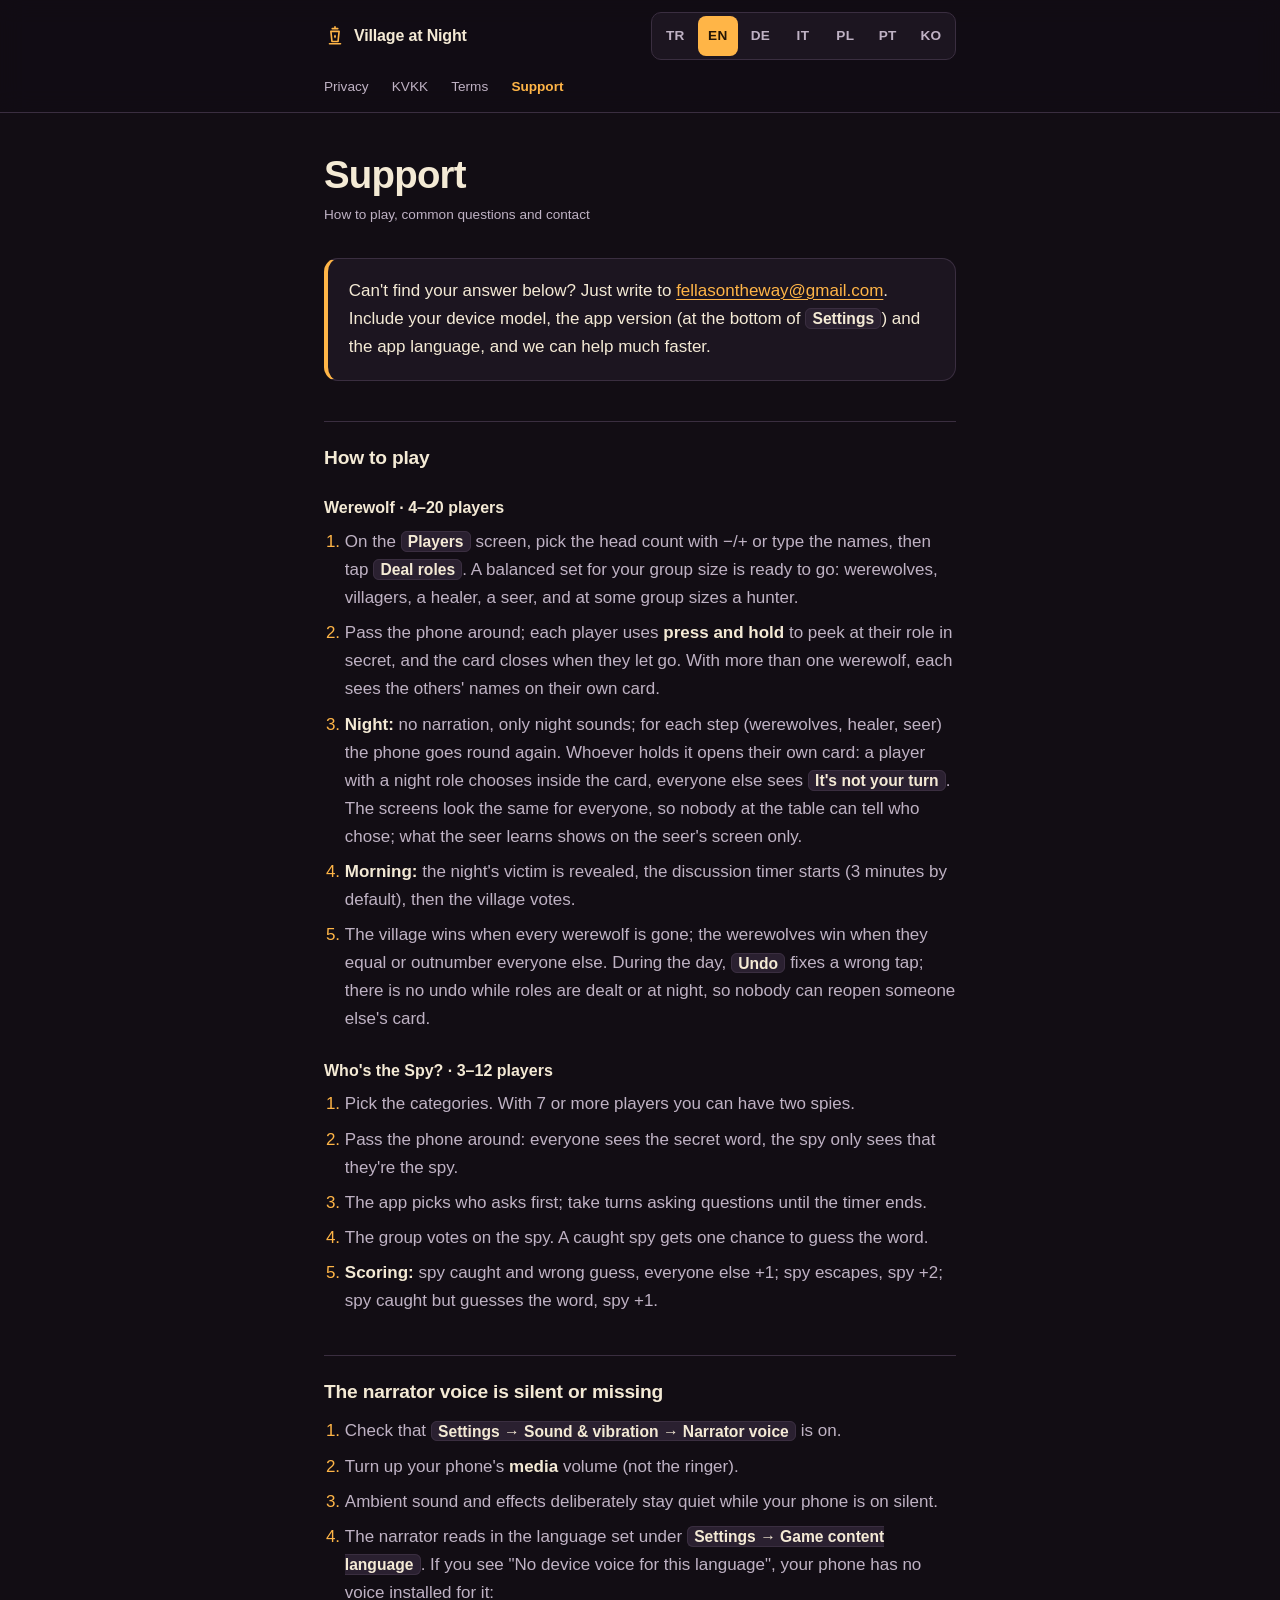
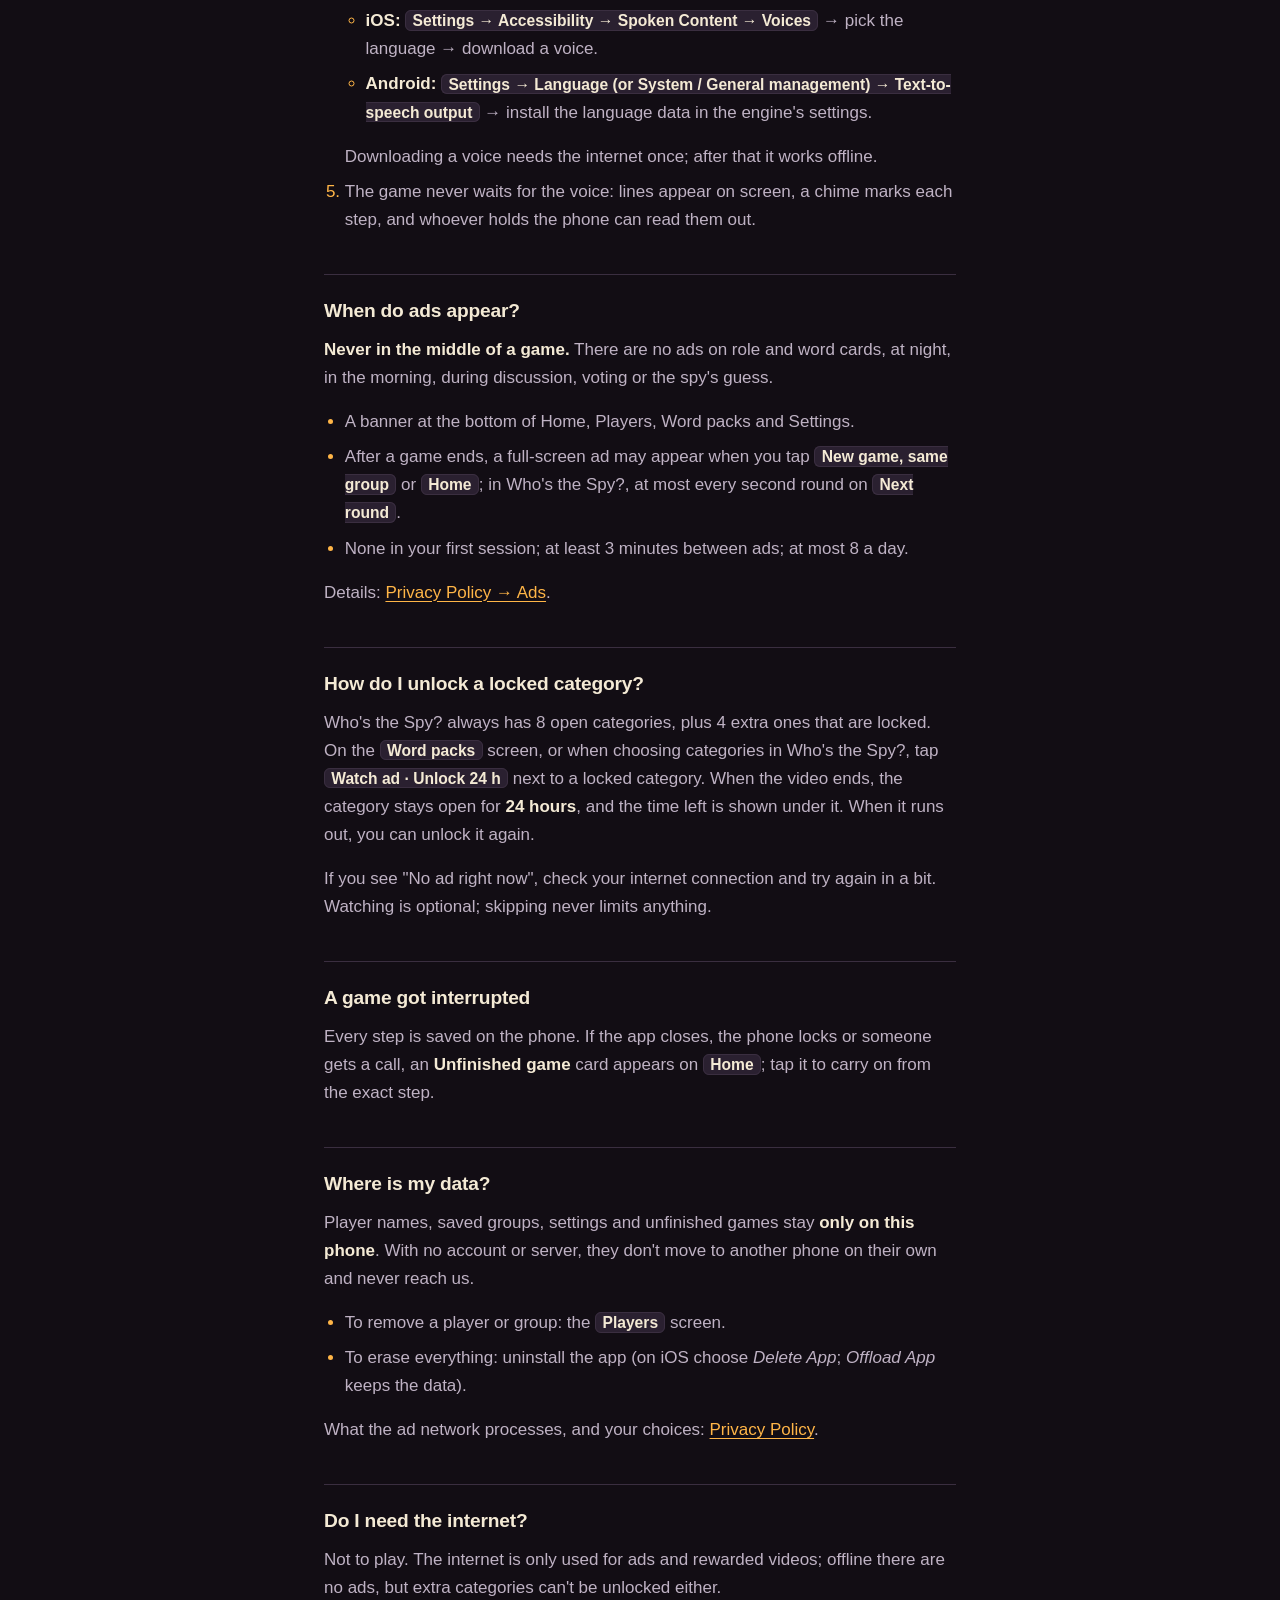
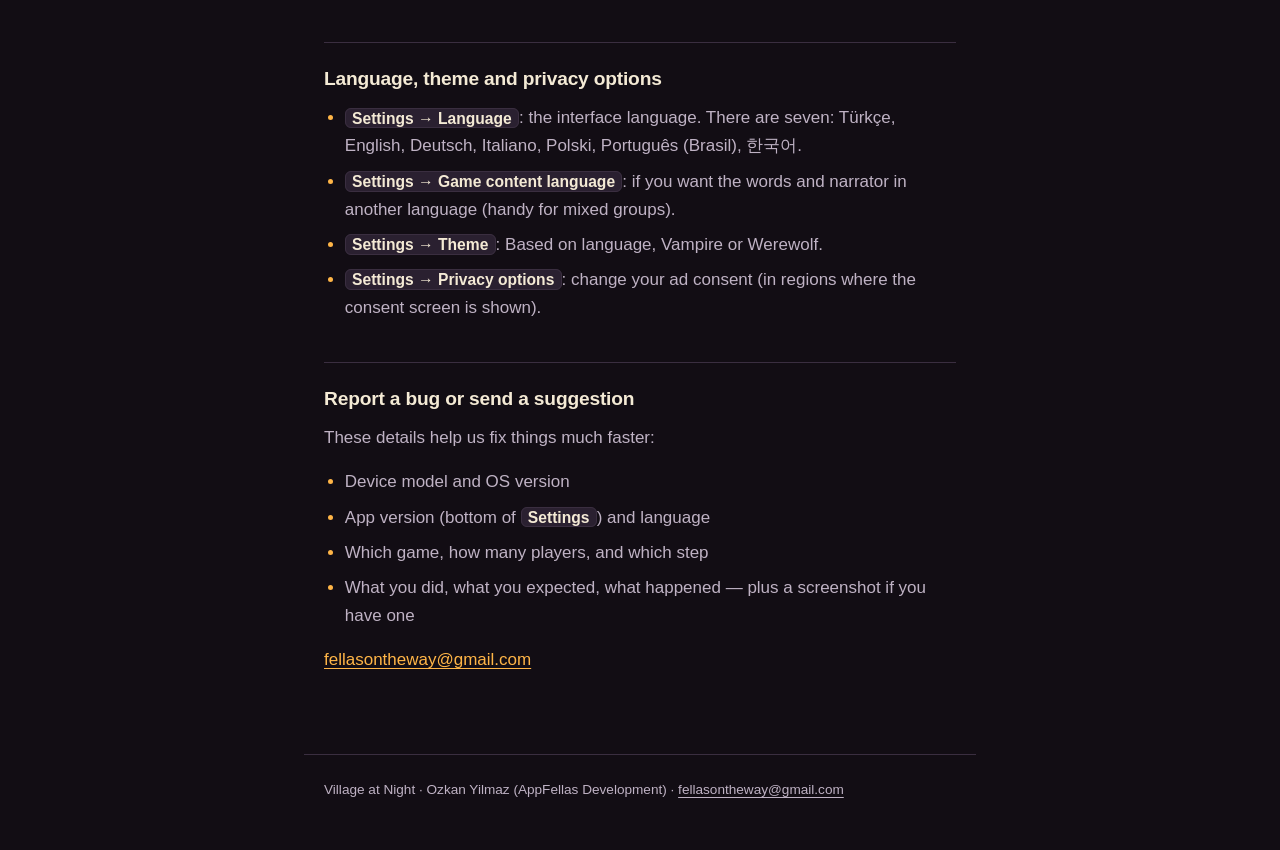
<file: index.html>
<!doctype html>
<html lang="tr">
<head>
<meta charset="utf-8">
<meta name="viewport" content="width=device-width, initial-scale=1">
<title>Köy Gecesi</title>
<meta http-equiv="refresh" content="0; url=support.html">
<script>location.replace('support.html' + location.search);</script>
</head>
<body><a href="support.html">Köy Gecesi</a></body>
</html>
</file>
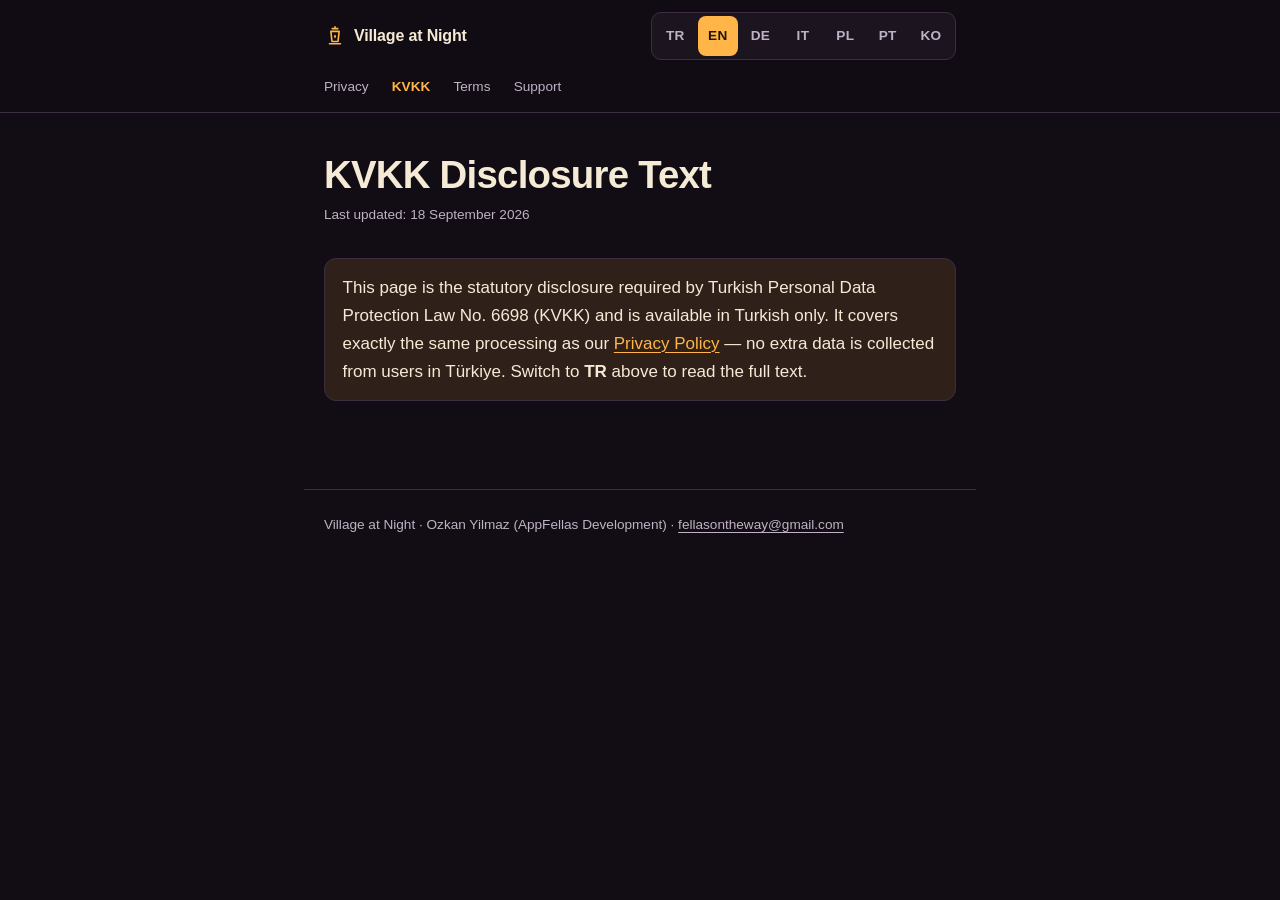
<file: kvkk.html>
<!doctype html>
<html lang="tr">
<head>
<meta charset="utf-8">
<meta name="viewport" content="width=device-width, initial-scale=1">
<title>Köy Gecesi — KVKK Aydınlatma Metni</title>
<meta name="description" content="Köy Gecesi için 6698 sayılı Kişisel Verilerin Korunması Kanunu kapsamında aydınlatma metni: veri sorumlusu, işlenen veriler, amaçlar, hukuki sebepler, aktarım ve KVKK m.11 hakları.">
<meta name="color-scheme" content="dark">
<meta name="theme-color" content="#120D14">
<link rel="stylesheet" href="style.css">
</head>
<body data-title-tr="Köy Gecesi — KVKK Aydınlatma Metni" data-title-en="Village at Night — KVKK Disclosure (Türkiye)" data-title-de="Dorfnacht — KVKK-Hinweis (Türkei)" data-title-it="Notte al Villaggio — Informativa KVKK (Turchia)" data-title-pl="Noc w Wiosce — Informacja KVKK (Turcja)" data-title-pt-br="Noite na Vila — Aviso KVKK (Turquia)" data-title-ko="마을의 밤 — KVKK 고지(튀르키예)">

<a class="atla" href="#icerik" data-serit="atla">İçeriğe geç</a>

<header>
  <div class="bar">
    <a class="brand" href="privacy.html"><svg viewBox="0 0 24 24" aria-hidden="true" fill="none" stroke="#FFB547" stroke-width="1.8" stroke-linecap="round" stroke-linejoin="round"><path d="M12 2v2M9 4h6M7.5 7h9l-1.2 11H8.7z"/><path d="M6 20.5h12"/><path d="M12 10.3c1.3 1.4 1.7 2.6 0 4.3-1.7-1.7-1.3-2.9 0-4.3z" fill="#FFB547" stroke="none"/></svg><span data-serit="marka">Köy Gecesi</span></a>
    <div class="lang" role="group" aria-label="Dil">
      <button type="button" data-set-lang="tr" lang="tr" aria-label="TR, Türkçe" aria-pressed="true">TR</button>
      <button type="button" data-set-lang="en" lang="en" aria-label="EN, English" aria-pressed="false">EN</button>
      <button type="button" data-set-lang="de" lang="de" aria-label="DE, Deutsch" aria-pressed="false">DE</button>
      <button type="button" data-set-lang="it" lang="it" aria-label="IT, Italiano" aria-pressed="false">IT</button>
      <button type="button" data-set-lang="pl" lang="pl" aria-label="PL, Polski" aria-pressed="false">PL</button>
      <button type="button" data-set-lang="pt-BR" lang="pt-BR" aria-label="PT, Português (Brasil)" aria-pressed="false">PT</button>
      <button type="button" data-set-lang="ko" lang="ko" aria-label="KO, 한국어" aria-pressed="false">KO</button>
    </div>
    <nav class="sayfalar">
      <a href="privacy.html" data-sayfa="privacy"><span class="etiket">Gizlilik</span></a>
      <a href="kvkk.html" data-sayfa="kvkk" aria-current="page"><span class="etiket">KVKK</span></a>
      <a href="terms.html" data-sayfa="terms"><span class="etiket">Koşullar</span></a>
      <a href="support.html" data-sayfa="support"><span class="etiket">Destek</span></a>
    </nav>
  </div>
</header>

<main id="icerik">

<section data-lang="tr" lang="tr" class="active">
  <h1>KVKK Aydınlatma Metni</h1>
  <p class="updated">Son güncelleme: 18 Eylül 2026 · 6698 sayılı Kişisel Verilerin Korunması Kanunu m.10</p>

  <div class="ozet">
    <p>Bu metin, <strong>Köy Gecesi</strong> mobil uygulamasında kişisel verilerin
    işlenmesine ilişkin yasal aydınlatmadır. Günlük dilde anlatım için
    <a href="privacy.html">Gizlilik Politikası</a>'na bakabilirsiniz.</p>
    <p><strong>Kapsamın özeti:</strong> Oyun verileri (oyuncu adları, gruplar, roller,
    oylar, ayarlar) cihazınızdan çıkmaz ve veri sorumlusunun erişimine girmez. Kapsama
    giren tek işleme, reklam gösterimi için reklam ağının işlediği <strong>reklam
    kimliği ve cihaz bilgisidir</strong>.</p>
  </div>

  <h2>1. Veri sorumlusu</h2>
  <p>Kişisel verileriniz, veri sorumlusu sıfatıyla
  Özkan Yılmaz (AppFellas Development) tarafından aşağıda açıklanan kapsamda
  işlenmektedir.</p>
  <p>Başvuru ve iletişim:
  <a href="mailto:fellasontheway@gmail.com">fellasontheway@gmail.com</a>.
  Yazılı başvuru yapmak isterseniz posta adresi, bu e-posta üzerinden talebinize özel
  olarak bildirilir.</p>

  <h2>2. İşlenen kişisel veriler</h2>
  <p>Köy Gecesi hesap açmaz, giriş istemez ve bir sunucusu yoktur. Ad, soyad, e-posta,
  telefon, adres, hassas konum, mikrofon, kamera ya da galeri verisi toplanmaz.
  Uygulamaya gömülü reklam yazılımı (Google Mobile Ads SDK) aracılığıyla işlenen
  veriler şunlarla sınırlıdır:</p>
  <ul>
    <li><strong>Cihaz kimlikleri:</strong> reklam kimliği (iOS'ta IDFA, Android'de
    Reklam Kimliği) ve uygulamaya özgü cihaz kimliği.</li>
    <li><strong>IP adresi</strong> ve bundan tahmin edilen yaklaşık konum (ülke, şehir
    düzeyi).</li>
    <li><strong>Reklam etkileşim verileri:</strong> gösterilen reklamlar, dokunmalar,
    video izlemeleri.</li>
    <li><strong>Cihaz ve tanılama bilgileri:</strong> cihaz modeli, işletim sistemi,
    dil, uygulama sürümü, performans ve reklam yazılımının çökme kayıtları.</li>
  </ul>
  <p><strong>Oyun verileriniz</strong> (oyuncu adları, kayıtlı gruplar, roller, oylar,
  puanlar, ayarlar, yarım kalan oyun, reklam sayaçları) yalnızca cihazınızdaki uygulama
  deposunda tutulur; veri sorumlusuna aktarılmaz ve veri sorumlusu tarafından
  görülemez. Anlatıcı sesi için oyuncu adları cihazınızın kendi konuşma motoruna
  verilir; uygulama bu metni kendisi hiçbir yere göndermez.</p>

  <h2>3. İşleme amaçları</h2>
  <ul>
    <li>Ücretsiz sunulan uygulamanın reklamla finanse edilmesi, reklamların
    gösterilmesi ve sayılması.</li>
    <li>Rıza verilmesi hâlinde reklamların ilgi alanlarına göre
    kişiselleştirilmesi.</li>
    <li>Reklam sahtekârlığının ve kötüye kullanımın önlenmesi.</li>
    <li>Rıza tercihlerinin kaydedilmesi ve uygulanması.</li>
  </ul>

  <h2>4. Hukuki sebepler (KVKK m.5)</h2>
  <ul>
    <li><strong>Açık rıza (m.5/1):</strong> kişiselleştirilmiş reklam için reklam
    kimliğinin işlenmesi. Rıza, uygulamadaki rıza ekranı ve iOS'ta sistem izleme izni
    ile alınır; <span class="yol">Ayarlar → Gizlilik seçenekleri</span> ya da cihaz
    ayarlarından istediğiniz zaman geri alınabilir. Rıza vermemeniz uygulamanın hiçbir
    özelliğini kısıtlamaz.</li>
    <li><strong>Meşru menfaat (m.5/2-f):</strong> kişiselleştirilmemiş reklamın
    gösterilmesi, sayılması ve sahtekârlığın önlenmesi için gereken sınırlı teknik
    verilerin işlenmesi.</li>
    <li><strong>Hukuki yükümlülük (m.5/2-ç):</strong> mevzuattan doğan
    yükümlülüklerin yerine getirilmesi.</li>
  </ul>

  <h2>5. Toplama yöntemi</h2>
  <p>Veriler, uygulamanın kullanımı sırasında elektronik ortamda, otomatik yollarla,
  uygulamaya gömülü reklam yazılımı aracılığıyla toplanır. Uygulama içinde doldurulan
  bir form ya da veri sorumlusuna gönderilen bir kullanıcı girdisi yoktur.</p>

  <h2>6. Aktarım ve yurt dışına aktarım</h2>
  <p>Yukarıdaki veriler, reklam hizmet sağlayıcısı <strong>Google</strong> (Google
  Ireland Limited / Google LLC) tarafından, kendi politikaları uyarınca ve büyük ölçüde
  kendi adına, bağımsız veri sorumlusu sıfatıyla işlenir:
  <a href="https://policies.google.com/technologies/partner-sites" rel="noopener">policies.google.com/technologies/partner-sites</a>.
  Uygulamanın kendi sunucusu yoktur; bu veriler geliştiriciye ulaşmaz, reklam yazılımı
  tarafından doğrudan Google'a iletilir. Google'ın sunucuları yurt dışında bulunduğundan
  veriler yurt dışına aktarılır.
  Kişiselleştirilmiş reklam gösterilip gösterilmeyeceğini uygulamadaki rıza formunda
  (ve iOS'ta Apple'ın izleme izninde) yaptığınız seçim belirler; rıza vermediğinizde bu
  amaçla işleme yapılmaz.
  Veriler, yetkili kamu kurum ve kuruluşlarının mevzuata uygun talepleri dışında
  üçüncü kişilerle paylaşılmaz.</p>

  <h2>7. Saklama süresi</h2>
  <p>Cihazınızdaki oyun verileri, siz silene ya da uygulamayı kaldırana kadar
  cihazınızda kalır; veri sorumlusunda kopyası bulunmaz. Reklam kimliği ve reklam
  verileri veri sorumlusu tarafından saklanmaz; Google tarafından kendi saklama
  politikası uyarınca tutulur. Reklam kimliğinizi cihaz ayarlarından istediğiniz zaman
  sıfırlayabilir ya da silebilirsiniz.</p>

  <h2>8. İlgili kişinin hakları (KVKK m.11)</h2>
  <p>Veri sorumlusuna başvurarak;</p>
  <ul>
    <li>kişisel verinizin işlenip işlenmediğini öğrenme, işlenmişse buna ilişkin bilgi
    talep etme,</li>
    <li>işlenme amacını ve amacına uygun kullanılıp kullanılmadığını öğrenme,</li>
    <li>yurt içinde veya yurt dışında aktarıldığı üçüncü kişileri bilme,</li>
    <li>eksik veya yanlış işlenmişse düzeltilmesini isteme,</li>
    <li>Kanun'daki şartlar çerçevesinde silinmesini veya yok edilmesini isteme,</li>
    <li>düzeltme, silme ve yok etme işlemlerinin aktarıldığı üçüncü kişilere
    bildirilmesini isteme,</li>
    <li>münhasıran otomatik sistemlerle analiz edilmesi suretiyle aleyhinize bir sonuç
    ortaya çıkmasına itiraz etme,</li>
    <li>Kanun'a aykırı işleme nedeniyle zarara uğramanız hâlinde zararın giderilmesini
    talep etme</li>
  </ul>
  <p>haklarına sahipsiniz.</p>

  <h2>9. Başvuru yolu</h2>
  <p>Taleplerinizi
  <a href="mailto:fellasontheway@gmail.com">fellasontheway@gmail.com</a>
  adresine iletebilirsiniz. Veri Sorumlusuna Başvuru Usul ve Esasları Hakkında Tebliğ
  uyarınca kimliğinizi doğrulayıcı bilgi istenebilir. Başvurular en geç
  <strong>30 gün</strong> içinde ücretsiz sonuçlandırılır; işlemin ayrıca bir maliyet
  gerektirmesi hâlinde Kurul'un belirlediği tarife uygulanabilir. Başvurunuzun
  reddedilmesi ya da süresinde yanıtlanmaması hâlinde Kişisel Verileri Koruma Kurulu'na
  şikâyette bulunabilirsiniz (KVKK m.14).</p>
  <p>Cihazınızdaki oyun verileri veri sorumlusunda bulunmadığından, bunları uygulama
  içinden ya da uygulamayı kaldırarak doğrudan silebilirsiniz.</p>

  <h2>10. Değişiklikler</h2>
  <p>Bu aydınlatma metni değişirse bu sayfa güncellenir ve üstteki tarih değişir.</p>
</section>

<section data-lang="en" lang="en">
  <h1>KVKK Disclosure Text</h1>
  <p class="updated">Last updated: 18 September 2026</p>
  <div class="not">
    <p>This page is the statutory disclosure required by Turkish Personal Data
    Protection Law No. 6698 (KVKK) and is available in Turkish only. It covers exactly
    the same processing as our <a href="privacy.html?lang=en">Privacy Policy</a> — no
    extra data is collected from users in Türkiye. Switch to <strong>TR</strong> above to
    read the full text.</p>
  </div>
</section>

<section data-lang="de" lang="de">
  <h1>KVKK-Hinweis (Türkei)</h1>
  <p class="updated">Stand: 18. September 2026</p>
  <div class="not">
    <p>Diese Seite ist die gesetzliche Information nach dem türkischen
    Datenschutzgesetz Nr. 6698 (KVKK) und gibt es nur auf Türkisch. Sie beschreibt
    genau dieselbe Verarbeitung wie unsere
    <a href="privacy.html?lang=de">Datenschutzerklärung</a> – für Nutzer in der Türkei
    werden keine zusätzlichen Daten erhoben. Den vollständigen Text findest du oben unter
    <strong>TR</strong>.</p>
  </div>
</section>

<section data-lang="it" lang="it">
  <h1>Informativa KVKK (Turchia)</h1>
  <p class="updated">Ultimo aggiornamento: 18 settembre 2026</p>
  <div class="not">
    <p>Questa pagina è l'informativa prevista dalla legge turca sulla protezione dei dati
    personali n. 6698 (KVKK) ed è disponibile solo in turco. Descrive esattamente gli
    stessi trattamenti della nostra <a href="privacy.html?lang=it">Informativa sulla
    privacy</a>: agli utenti in Turchia non vengono chiesti dati in più. Per il testo
    completo, scegli <strong>TR</strong> in alto.</p>
  </div>
</section>

<section data-lang="pl" lang="pl">
  <h1>Informacja KVKK (Turcja)</h1>
  <p class="updated">Ostatnia aktualizacja: 18 września 2026</p>
  <div class="not">
    <p>Ta strona to obowiązek informacyjny wynikający z tureckiej ustawy o ochronie danych
    osobowych nr 6698 (KVKK) i jest dostępna tylko po turecku. Opisuje dokładnie to samo
    przetwarzanie co nasza <a href="privacy.html?lang=pl">Polityka prywatności</a> — od
    użytkowników w Turcji nie zbieramy żadnych dodatkowych danych. Pełny tekst znajdziesz
    po wybraniu <strong>TR</strong> u góry.</p>
  </div>
</section>

<section data-lang="pt-BR" lang="pt-BR">
  <h1>Aviso KVKK (Turquia)</h1>
  <p class="updated">Última atualização: 18 de setembro de 2026</p>
  <div class="not">
    <p>Esta página é o aviso exigido pela lei turca de proteção de dados pessoais nº 6698
    (KVKK) e está disponível apenas em turco. Ela descreve exatamente o mesmo tratamento
    da nossa <a href="privacy.html?lang=pt-BR">Política de Privacidade</a> — nenhum dado
    a mais é coletado de quem está na Turquia. Para ler o texto completo, toque em
    <strong>TR</strong> lá em cima.</p>
  </div>
</section>

<section data-lang="ko" lang="ko">
  <h1>KVKK 고지(튀르키예)</h1>
  <p class="updated">최종 업데이트: 2026년 9월 18일</p>
  <div class="not">
    <p>이 페이지는 튀르키예 개인정보보호법(제6698호, KVKK)에 따른 법정 고지로, 튀르키예어로만
    제공됩니다. 내용은 <a href="privacy.html?lang=ko">개인정보 처리방침</a>과 동일한 처리를
    다루며, 튀르키예 이용자에게서 추가로 수집하는 정보는 없습니다. 전문은 위의 <strong>TR</strong>을
    선택해 확인하실 수 있습니다.</p>
  </div>
</section>

</main>

<footer>
  <p><span data-serit="marka">Köy Gecesi</span> · Ozkan Yilmaz (AppFellas Development) ·
  <a href="mailto:fellasontheway@gmail.com">fellasontheway@gmail.com</a></p>
</footer>

<script src="lang.js"></script>
</body>
</html>
</file>
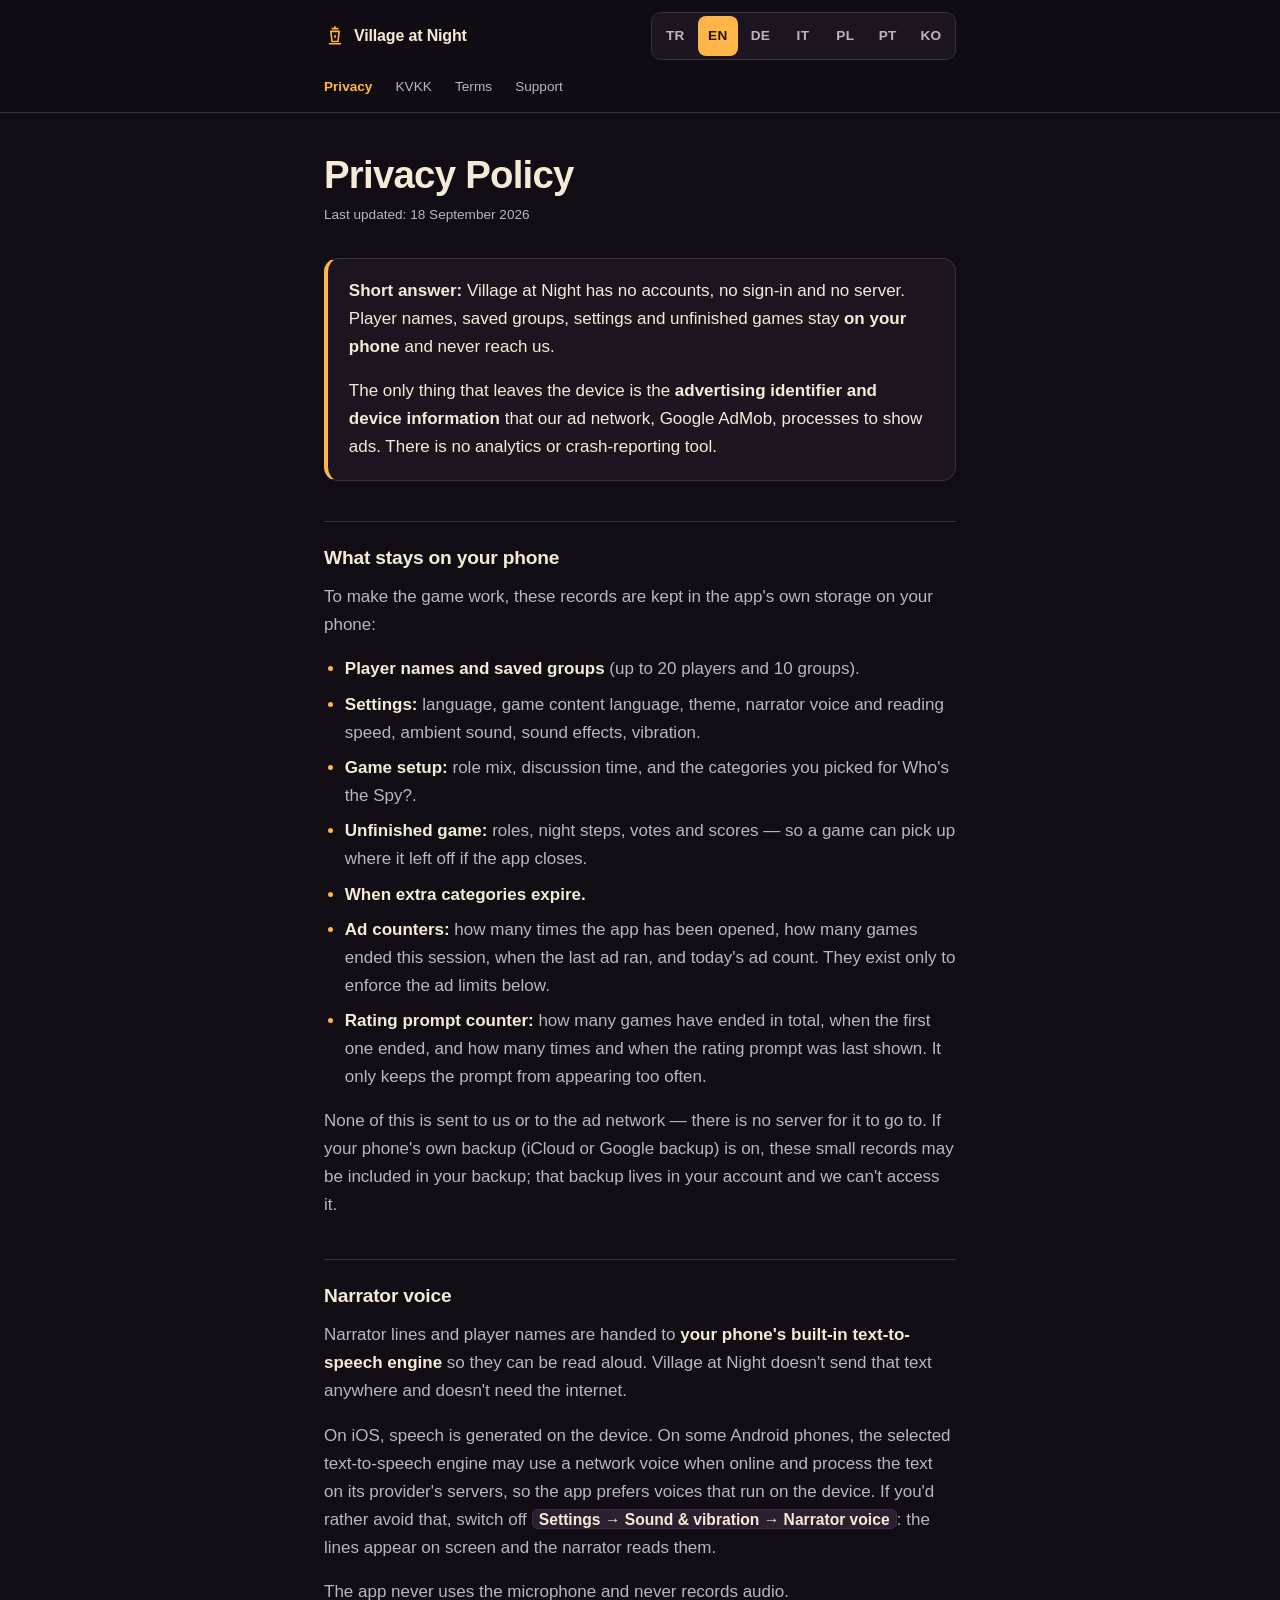
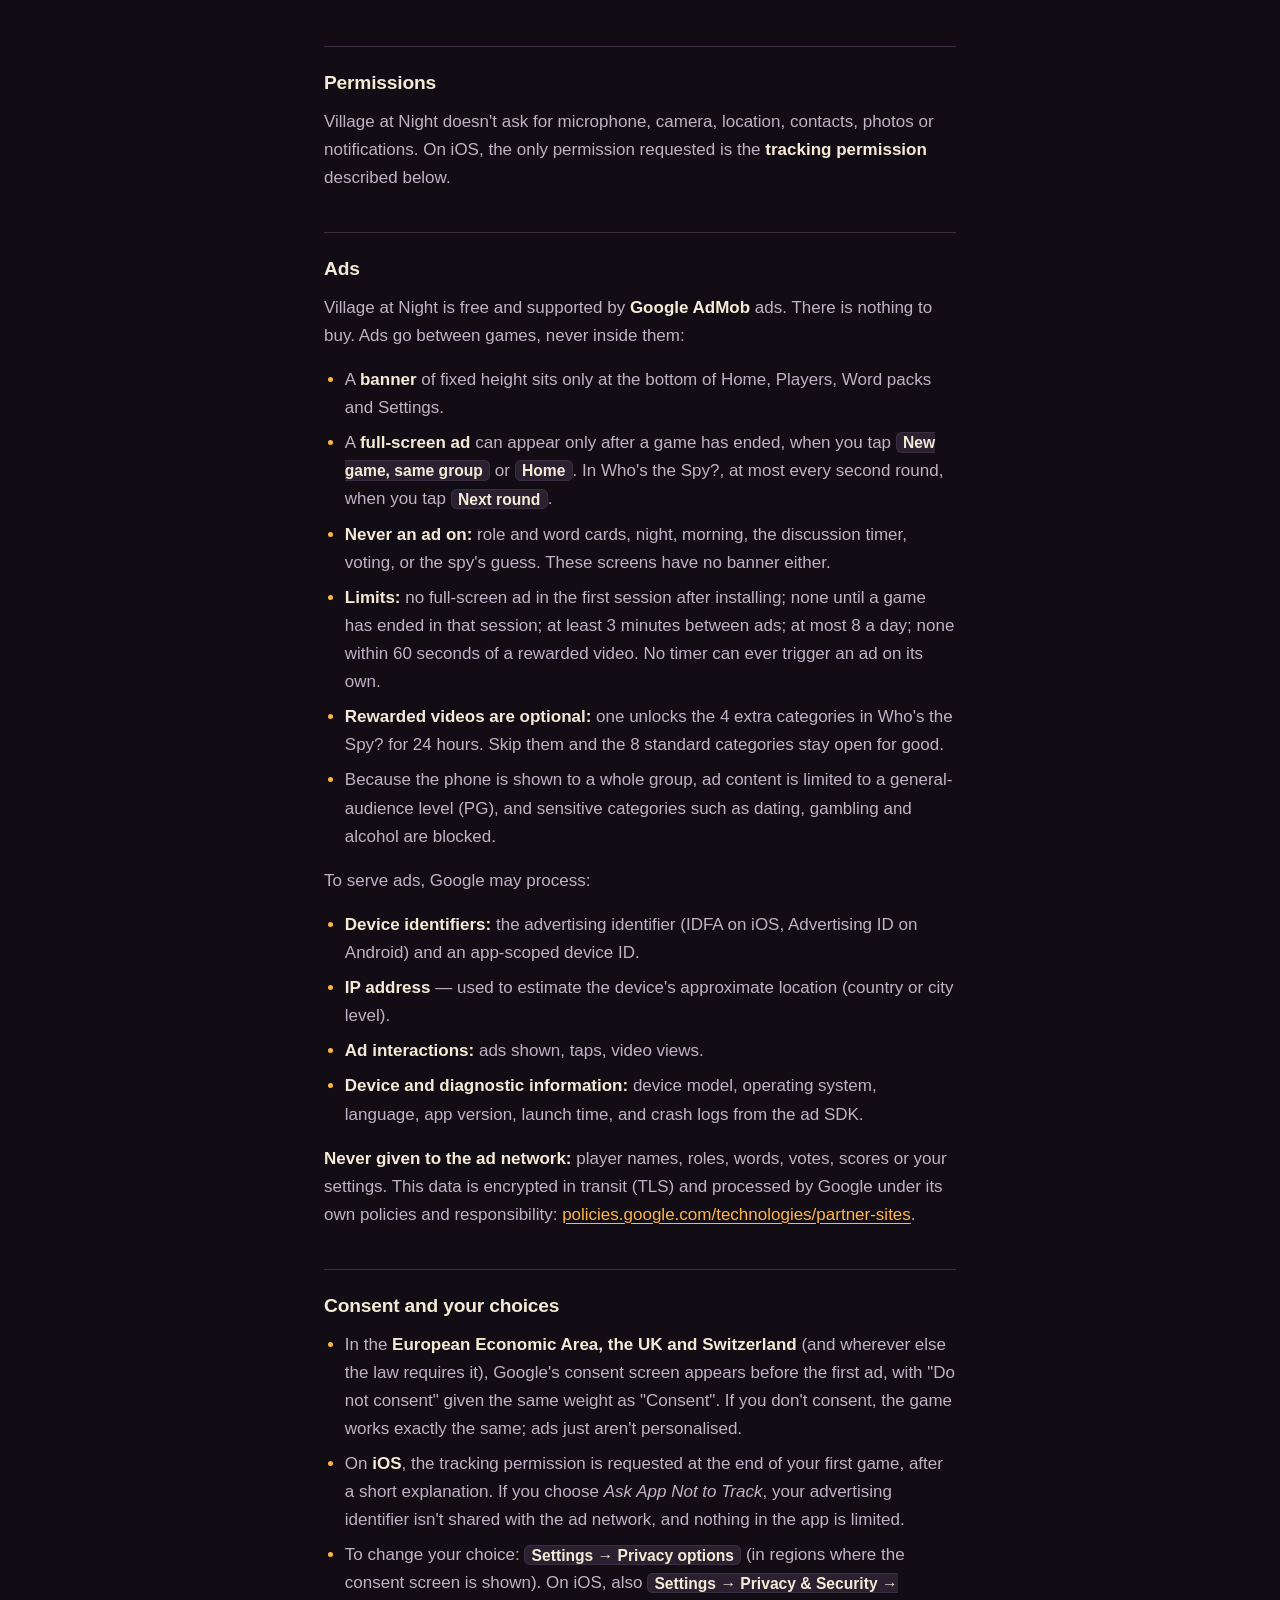
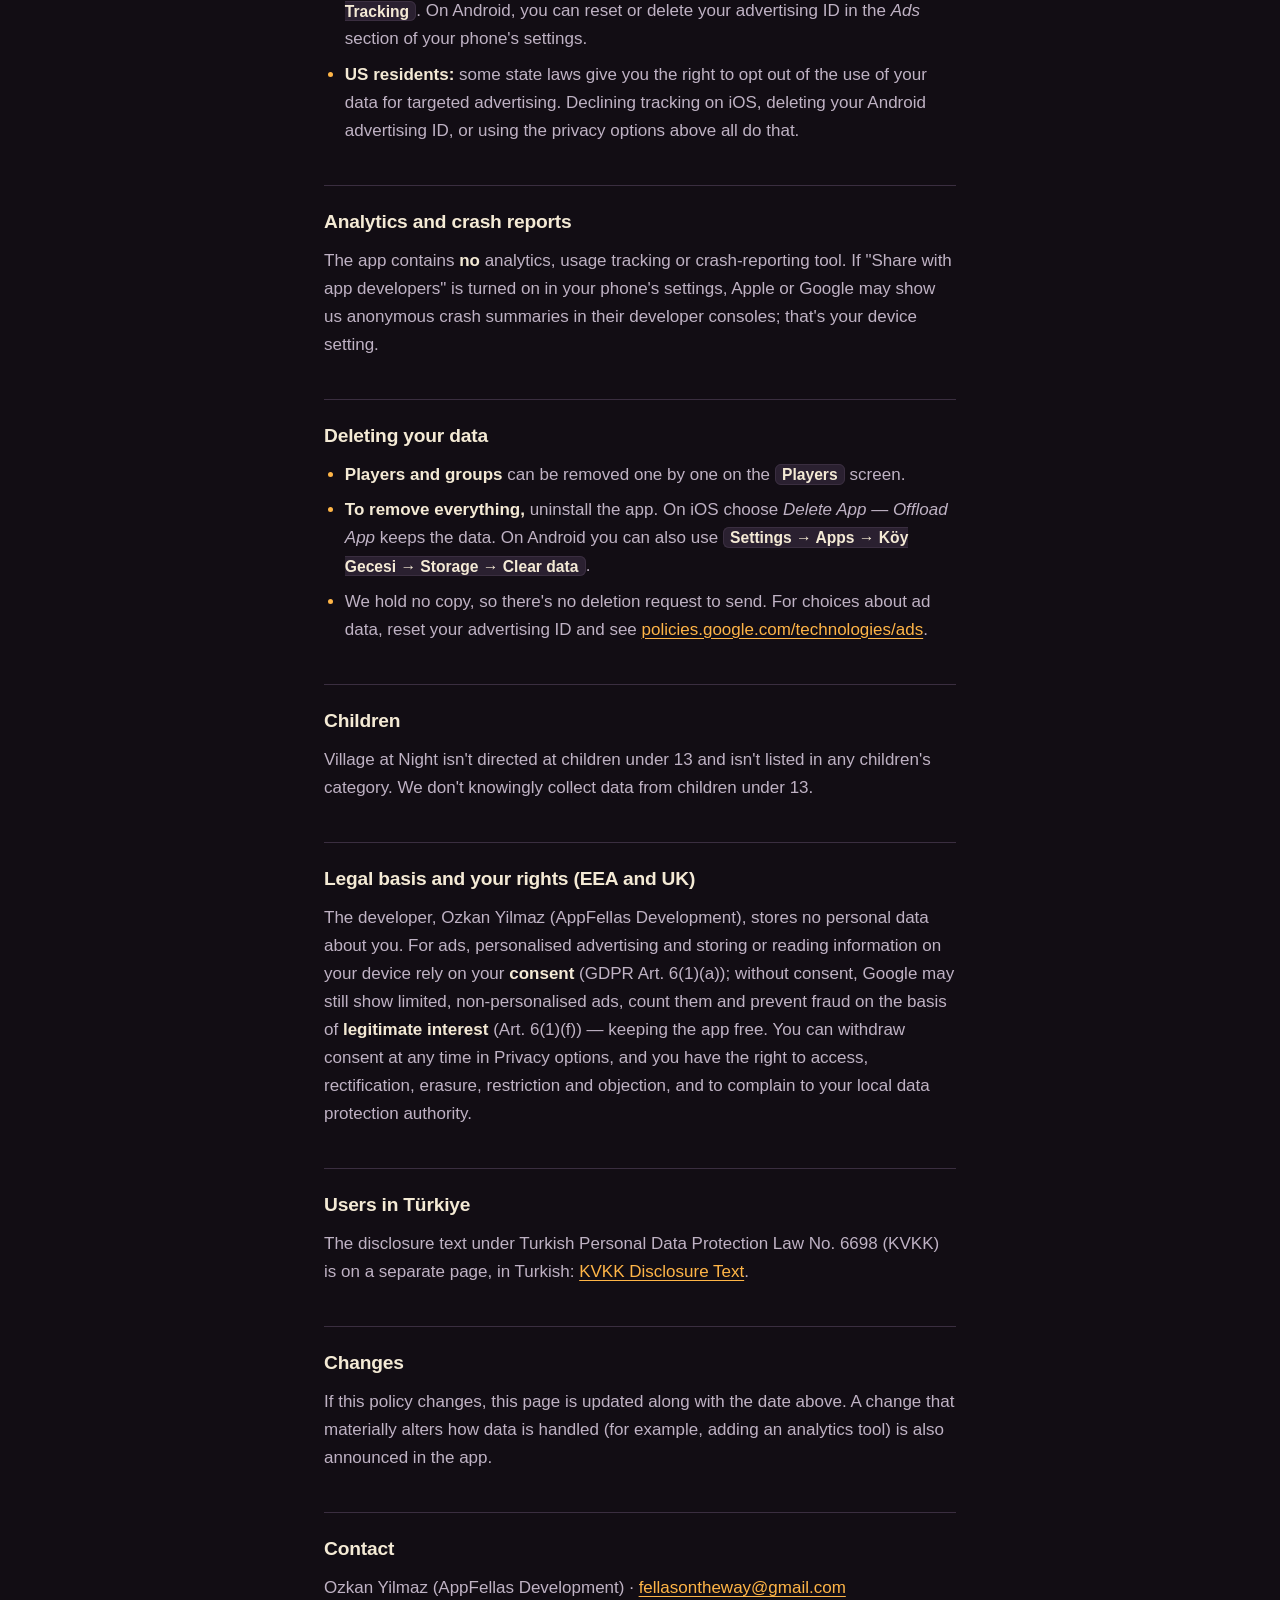
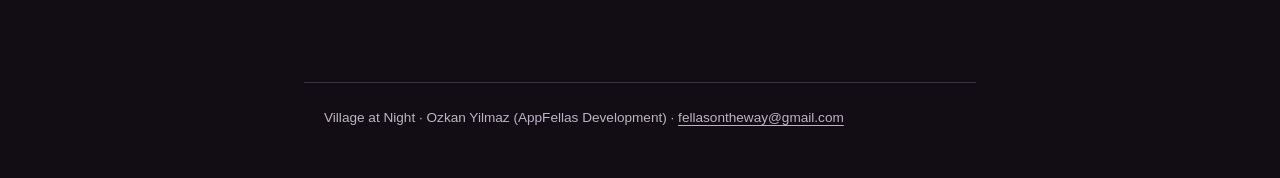
<file: privacy.html>
<!doctype html>
<html lang="tr">
<head>
<meta charset="utf-8">
<meta name="viewport" content="width=device-width, initial-scale=1">
<title>Köy Gecesi — Gizlilik Politikası</title>
<meta name="description" content="Köy Gecesi gizlilik politikası: oyun verisi telefonda kalır; hesap ve sunucu yoktur; cihazdan yalnız reklam ağının işlediği reklam kimliği ve cihaz bilgisi çıkar.">
<meta name="color-scheme" content="dark">
<meta name="theme-color" content="#120D14">
<link rel="stylesheet" href="style.css">
</head>
<body data-title-tr="Köy Gecesi — Gizlilik Politikası" data-title-en="Village at Night — Privacy Policy" data-title-de="Dorfnacht — Datenschutzerklärung" data-title-it="Notte al Villaggio — Informativa sulla privacy" data-title-pl="Noc w Wiosce — Polityka prywatności" data-title-pt-br="Noite na Vila — Política de Privacidade" data-title-ko="마을의 밤 — 개인정보 처리방침">

<a class="atla" href="#icerik" data-serit="atla">İçeriğe geç</a>

<header>
  <div class="bar">
    <a class="brand" href="privacy.html"><svg viewBox="0 0 24 24" aria-hidden="true" fill="none" stroke="#FFB547" stroke-width="1.8" stroke-linecap="round" stroke-linejoin="round"><path d="M12 2v2M9 4h6M7.5 7h9l-1.2 11H8.7z"/><path d="M6 20.5h12"/><path d="M12 10.3c1.3 1.4 1.7 2.6 0 4.3-1.7-1.7-1.3-2.9 0-4.3z" fill="#FFB547" stroke="none"/></svg><span data-serit="marka">Köy Gecesi</span></a>
    <div class="lang" role="group" aria-label="Dil">
      <button type="button" data-set-lang="tr" lang="tr" aria-label="TR, Türkçe" aria-pressed="true">TR</button>
      <button type="button" data-set-lang="en" lang="en" aria-label="EN, English" aria-pressed="false">EN</button>
      <button type="button" data-set-lang="de" lang="de" aria-label="DE, Deutsch" aria-pressed="false">DE</button>
      <button type="button" data-set-lang="it" lang="it" aria-label="IT, Italiano" aria-pressed="false">IT</button>
      <button type="button" data-set-lang="pl" lang="pl" aria-label="PL, Polski" aria-pressed="false">PL</button>
      <button type="button" data-set-lang="pt-BR" lang="pt-BR" aria-label="PT, Português (Brasil)" aria-pressed="false">PT</button>
      <button type="button" data-set-lang="ko" lang="ko" aria-label="KO, 한국어" aria-pressed="false">KO</button>
    </div>
    <nav class="sayfalar">
      <a href="privacy.html" data-sayfa="privacy" aria-current="page"><span class="etiket">Gizlilik</span></a>
      <a href="kvkk.html" data-sayfa="kvkk"><span class="etiket">KVKK</span></a>
      <a href="terms.html" data-sayfa="terms"><span class="etiket">Koşullar</span></a>
      <a href="support.html" data-sayfa="support"><span class="etiket">Destek</span></a>
    </nav>
  </div>
</header>

<main id="icerik">

<!-- ═══════════════════════════ TÜRKÇE ═══════════════════════════ -->
<section data-lang="tr" lang="tr" class="active">
  <h1>Gizlilik Politikası</h1>
  <p class="updated">Son güncelleme: 18 Eylül 2026</p>

  <div class="ozet">
    <p><strong>Kısa cevap:</strong> Köy Gecesi hesap açmaz, giriş istemez ve bir
    sunucusu yoktur. Oyuncu adları, kayıtlı gruplar, ayarlar ve yarım kalan oyun
    <strong>yalnız telefonunda</strong> durur; bize hiç gelmez.</p>
    <p>Cihazdan çıkan tek şey, reklam ağının (Google AdMob) reklam göstermek için
    işlediği <strong>reklam kimliği ve cihaz bilgisidir</strong>. Kullanım ölçümü
    ya da çökme raporu gönderen bir araç yoktur.</p>
  </div>

  <h2>Telefonunda kalanlar</h2>
  <p>Oyunun çalışması için şu kayıtlar telefonun kendi uygulama deposunda tutulur:</p>
  <ul>
    <li><strong>Oyuncu adları ve kayıtlı gruplar</strong> (en fazla 20 oyuncu, 10 grup).</li>
    <li><strong>Ayarlar:</strong> dil, oyun içeriği dili, tema, anlatıcı sesi ve okuma
    hızı, ortam sesleri, efektler, titreşim.</li>
    <li><strong>Oyun kurulumu:</strong> rol dağılımı, tartışma süresi, Casus Kim'de
    seçtiğin kategoriler.</li>
    <li><strong>Yarım kalan oyun:</strong> roller, gece adımları, oylar ve puanlar —
    uygulama kapanırsa oyun kaldığı yerden sürsün diye.</li>
    <li><strong>Ekstra kategorilerin</strong> ne zamana kadar açık olduğu.</li>
    <li><strong>Reklam sayaçları:</strong> uygulamanın kaç kez açıldığı, bu açılışta
    kaç oyun bittiği, son reklamın saati, bugünkü reklam sayısı. Bunlar yalnız
    aşağıdaki reklam sınırlarını uygulamak içindir.</li>
    <li><strong>Puan isteme sayacı:</strong> toplam kaç oyun bittiği, ilk oyunun ne zaman bittiği,
    puan isteminin kaç kez ve en son ne zaman gösterildiği. Yalnız istemi sık göstermemek içindir.</li>
  </ul>
  <p>Bu kayıtlar bize ya da reklam ağına gönderilmez, çünkü gidebilecekleri bir
  sunucu yoktur. Telefonunun kendi yedeklemesi (iCloud ya da Google yedeği) açıksa
  bu küçük kayıtlar senin yedeğine girebilir; o yedek senin hesabındadır ve biz
  erişemeyiz.</p>

  <h2>Anlatıcı sesi</h2>
  <p>Anlatıcı cümleleri ve oyuncu adları, sesli okunmak için
  <strong>telefonunun kendi konuşma motoruna</strong> verilir. Köy Gecesi bu metni
  hiçbir yere göndermez ve internete ihtiyaç duymaz.</p>
  <p>iOS'ta okuma cihazın içinde yapılır. Bazı Android cihazlarda seçili metin
  okuma motoru, internet varken ağ tabanlı bir ses kullanıp metni kendi
  sağlayıcısının sunucusunda işleyebilir; uygulama bu yüzden cihazda çalışan
  sesleri öne alır. İstemezsen <span class="yol">Ayarlar → Ses ve titreşim →
  Anlatıcı sesi</span> anahtarını kapat: satırlar ekranda görünür, anlatıcı
  kendisi okur.</p>
  <p>Uygulama mikrofonu kullanmaz ve ses kaydetmez.</p>

  <h2>İzinler</h2>
  <p>Köy Gecesi mikrofon, kamera, konum, kişiler, fotoğraflar ya da bildirim izni
  istemez. iOS'ta istenen tek izin, aşağıda anlatılan <strong>izleme iznidir</strong>.</p>

  <h2>Reklamlar</h2>
  <p>Köy Gecesi ücretsizdir ve <strong>Google AdMob</strong> reklamlarıyla ayakta
  durur. Satın alınacak hiçbir şey yoktur. Reklamın yeri oyunların arasıdır,
  içi değil:</p>
  <ul>
    <li><strong>Şerit reklam</strong> yalnız Ana sayfa, Oyuncular, Kelime paketleri
    ve Ayarlar ekranlarının altında, sabit yükseklikte durur.</li>
    <li><strong>Tam ekran reklam</strong> yalnız bir oyun bittikten sonra,
    <span class="yol">Aynı grupla yeni oyun</span> ya da <span class="yol">Ana
    sayfa</span> düğmesine dokunduğunda çıkabilir. Casus Kim'de en erken iki turda
    bir, <span class="yol">Sonraki tur</span> dokunuşunda.</li>
    <li><strong>Asla reklam yok:</strong> rol ve kelime kartı, gece, sabah,
    tartışma sayacı, oylama, casus tahmini. Bu ekranlarda şerit de yoktur.</li>
    <li><strong>Sınırlar:</strong> uygulamayı ilk açtığın oturumda tam ekran reklam
    çıkmaz; o oturumda bir oyun bitmeden çıkmaz; iki reklam arasında en az
    3 dakika olur; günde en fazla 8 kez; ödüllü video izledikten sonraki 60 saniye
    içinde çıkmaz. Hiçbir zamanlayıcı reklamı kendiliğinden açamaz.</li>
    <li><strong>Ödüllü video isteğe bağlıdır:</strong> Casus Kim'deki 4 ekstra
    kategoriyi 24 saat açar. İzlemezsen 8 kategori her zaman açık kalır.</li>
    <li>Grup önünde uygunsuz bir şey çıkmasın diye reklam içeriği genel izleyiciye
    uygun düzeyle (PG) sınırlanır; flört, şans oyunları ve alkol gibi hassas
    kategoriler engellenir.</li>
  </ul>
  <p>Reklam göstermek için Google şunları işleyebilir:</p>
  <ul>
    <li><strong>Cihaz kimlikleri:</strong> reklam kimliği (iOS'ta IDFA, Android'de
    Reklam Kimliği) ve uygulamaya özgü cihaz kimliği.</li>
    <li><strong>IP adresi</strong> — cihazın yaklaşık konumunu (ülke, şehir düzeyi)
    tahmin etmek için.</li>
    <li><strong>Reklam etkileşimleri:</strong> gösterilen reklamlar, dokunmalar,
    video izlemeleri.</li>
    <li><strong>Cihaz ve tanılama bilgisi:</strong> cihaz modeli, işletim sistemi,
    dil, uygulama sürümü, açılış süresi, reklam aracının çökme kayıtları.</li>
  </ul>
  <p><strong>Reklam ağına verilmeyenler:</strong> oyuncu adları, roller, kelimeler,
  oylar, puanlar, ayarların. Bu veriler iletim sırasında şifrelenir (TLS) ve Google
  tarafından kendi politikaları kapsamında, kendi sorumluluğunda işlenir:
  <a href="https://policies.google.com/technologies/partner-sites" rel="noopener">policies.google.com/technologies/partner-sites</a>.</p>

  <h2>Rıza ve seçimlerin</h2>
  <ul>
    <li><strong>Avrupa Ekonomik Alanı, Birleşik Krallık ve İsviçre</strong>'de (ve
    yasanın gerektirdiği diğer yerlerde) ilk reklamdan önce Google'ın rıza ekranı
    çıkar; "Rıza verme" seçeneği "Rıza ver" ile aynı düzeydedir. Rıza vermezsen oyun
    aynen çalışır, reklamlar kişiselleştirilmez.</li>
    <li><strong>iOS</strong>'ta izleme izni, ilk oyunun sonunda kısa bir açıklamayla
    sorulur. <em>İzin Verme</em> dersen reklam kimliğin reklam ağına verilmez; hiçbir
    özellik kısıtlanmaz.</li>
    <li>Seçimini değiştirmek için: <span class="yol">Ayarlar → Gizlilik
    seçenekleri</span> (rıza ekranının gösterildiği bölgelerde). iOS'ta ayrıca
    <span class="yol">Ayarlar → Gizlilik ve Güvenlik → İzleme</span>. Android'de
    telefon ayarlarındaki <em>Reklamlar</em> bölümünden reklam kimliğini sıfırlayabilir
    ya da silebilirsin.</li>
  </ul>

  <h2>Kullanım ölçümü ve çökme raporları</h2>
  <p>Uygulamada kullanım ölçümü, analitik ya da çökme raporu gönderen bir araç
  <strong>yoktur</strong>. Telefonunda "geliştiricilerle paylaş" ayarı açıksa Apple
  veya Google, kimlik içermeyen çökme özetlerini mağaza panelinde bize gösterebilir;
  bu senin cihaz ayarındır.</p>

  <h2>Verini silmek</h2>
  <ul>
    <li><strong>Oyuncu ve grupları</strong> <span class="yol">Oyuncular</span>
    ekranından tek tek silebilirsin.</li>
    <li><strong>Hepsini silmek için</strong> uygulamayı kaldır. iOS'ta
    <em>Uygulamayı Sil</em>'i seç; <em>Uygulamayı Boşalt</em> verileri saklar.
    Android'de ayrıca <span class="yol">Ayarlar → Uygulamalar → Köy Gecesi → Depolama
    → Verileri temizle</span>.</li>
    <li>Bizde bir kopya olmadığı için ayrıca silme talebi göndermene gerek yoktur.
    Reklam ağındaki verilerle ilgili seçimlerin için reklam kimliğini sıfırlayabilir
    ve <a href="https://policies.google.com/technologies/ads" rel="noopener">policies.google.com/technologies/ads</a>
    sayfasına bakabilirsin.</li>
  </ul>

  <h2>Çocuklar</h2>
  <p>Köy Gecesi 13 yaşından küçük çocuklara yönelik değildir ve mağazalarda çocuk
  kategorisinde yer almaz. Bilerek 13 yaş altındaki çocuklardan veri toplamayız.</p>

  <h2>Türkiye'de yaşayanlar</h2>
  <p>6698 sayılı Kişisel Verilerin Korunması Kanunu kapsamındaki aydınlatma metni ve
  haklarını nasıl kullanacağın ayrı bir sayfadadır:
  <a href="kvkk.html">KVKK Aydınlatma Metni</a>.</p>

  <h2>Değişiklikler</h2>
  <p>Bu politika değişirse bu sayfa güncellenir ve üstteki tarih değişir. Veri
  işleme biçimini esaslı olarak değiştiren bir güncelleme (ör. yeni bir ölçüm aracı)
  uygulama içinde de duyurulur.</p>

  <h2>İletişim</h2>
  <p>Özkan Yılmaz (AppFellas Development) ·
  <a href="mailto:fellasontheway@gmail.com">fellasontheway@gmail.com</a></p>
</section>

<!-- ═══════════════════════════ ENGLISH ═══════════════════════════ -->
<section data-lang="en" lang="en">
  <h1>Privacy Policy</h1>
  <p class="updated">Last updated: 18 September 2026</p>

  <div class="ozet">
    <p><strong>Short answer:</strong> Village at Night has no accounts, no sign-in and
    no server. Player names, saved groups, settings and unfinished games stay
    <strong>on your phone</strong> and never reach us.</p>
    <p>The only thing that leaves the device is the <strong>advertising identifier
    and device information</strong> that our ad network, Google AdMob, processes to
    show ads. There is no analytics or crash-reporting tool.</p>
  </div>

  <h2>What stays on your phone</h2>
  <p>To make the game work, these records are kept in the app's own storage on your
  phone:</p>
  <ul>
    <li><strong>Player names and saved groups</strong> (up to 20 players and 10 groups).</li>
    <li><strong>Settings:</strong> language, game content language, theme, narrator
    voice and reading speed, ambient sound, sound effects, vibration.</li>
    <li><strong>Game setup:</strong> role mix, discussion time, and the categories you
    picked for Who's the Spy?.</li>
    <li><strong>Unfinished game:</strong> roles, night steps, votes and scores — so a
    game can pick up where it left off if the app closes.</li>
    <li><strong>When extra categories expire.</strong></li>
    <li><strong>Ad counters:</strong> how many times the app has been opened, how many
    games ended this session, when the last ad ran, and today's ad count. They exist
    only to enforce the ad limits below.</li>
    <li><strong>Rating prompt counter:</strong> how many games have ended in total, when the first one
    ended, and how many times and when the rating prompt was last shown. It only keeps the prompt from
    appearing too often.</li>
  </ul>
  <p>None of this is sent to us or to the ad network — there is no server for it to
  go to. If your phone's own backup (iCloud or Google backup) is on, these small
  records may be included in your backup; that backup lives in your account and we
  can't access it.</p>

  <h2>Narrator voice</h2>
  <p>Narrator lines and player names are handed to <strong>your phone's built-in
  text-to-speech engine</strong> so they can be read aloud. Village at Night doesn't
  send that text anywhere and doesn't need the internet.</p>
  <p>On iOS, speech is generated on the device. On some Android phones, the selected
  text-to-speech engine may use a network voice when online and process the text on
  its provider's servers, so the app prefers voices that run on the device. If you'd
  rather avoid that, switch off <span class="yol">Settings → Sound &amp; vibration →
  Narrator voice</span>: the lines appear on screen and the narrator reads them.</p>
  <p>The app never uses the microphone and never records audio.</p>

  <h2>Permissions</h2>
  <p>Village at Night doesn't ask for microphone, camera, location, contacts, photos or
  notifications. On iOS, the only permission requested is the <strong>tracking
  permission</strong> described below.</p>

  <h2>Ads</h2>
  <p>Village at Night is free and supported by <strong>Google AdMob</strong> ads. There is
  nothing to buy. Ads go between games, never inside them:</p>
  <ul>
    <li>A <strong>banner</strong> of fixed height sits only at the bottom of Home,
    Players, Word packs and Settings.</li>
    <li>A <strong>full-screen ad</strong> can appear only after a game has ended, when
    you tap <span class="yol">New game, same group</span> or <span class="yol">Home</span>.
    In Who's the Spy?, at most every second round, when you tap
    <span class="yol">Next round</span>.</li>
    <li><strong>Never an ad on:</strong> role and word cards, night, morning, the
    discussion timer, voting, or the spy's guess. These screens have no banner
    either.</li>
    <li><strong>Limits:</strong> no full-screen ad in the first session after
    installing; none until a game has ended in that session; at least 3 minutes
    between ads; at most 8 a day; none within 60 seconds of a rewarded video. No timer
    can ever trigger an ad on its own.</li>
    <li><strong>Rewarded videos are optional:</strong> one unlocks the 4 extra
    categories in Who's the Spy? for 24 hours. Skip them and the 8 standard categories
    stay open for good.</li>
    <li>Because the phone is shown to a whole group, ad content is limited to a
    general-audience level (PG), and sensitive categories such as dating, gambling and
    alcohol are blocked.</li>
  </ul>
  <p>To serve ads, Google may process:</p>
  <ul>
    <li><strong>Device identifiers:</strong> the advertising identifier (IDFA on iOS,
    Advertising ID on Android) and an app-scoped device ID.</li>
    <li><strong>IP address</strong> — used to estimate the device's approximate
    location (country or city level).</li>
    <li><strong>Ad interactions:</strong> ads shown, taps, video views.</li>
    <li><strong>Device and diagnostic information:</strong> device model, operating
    system, language, app version, launch time, and crash logs from the ad SDK.</li>
  </ul>
  <p><strong>Never given to the ad network:</strong> player names, roles, words,
  votes, scores or your settings. This data is encrypted in transit (TLS) and
  processed by Google under its own policies and responsibility:
  <a href="https://policies.google.com/technologies/partner-sites" rel="noopener">policies.google.com/technologies/partner-sites</a>.</p>

  <h2>Consent and your choices</h2>
  <ul>
    <li>In the <strong>European Economic Area, the UK and Switzerland</strong> (and
    wherever else the law requires it), Google's consent screen appears before the
    first ad, with "Do not consent" given the same weight as "Consent". If you don't
    consent, the game works exactly the same; ads just aren't personalised.</li>
    <li>On <strong>iOS</strong>, the tracking permission is requested at the end of
    your first game, after a short explanation. If you choose <em>Ask App Not to
    Track</em>, your advertising identifier isn't shared with the ad network, and
    nothing in the app is limited.</li>
    <li>To change your choice: <span class="yol">Settings → Privacy options</span>
    (in regions where the consent screen is shown). On iOS, also
    <span class="yol">Settings → Privacy &amp; Security → Tracking</span>. On Android,
    you can reset or delete your advertising ID in the <em>Ads</em> section of your
    phone's settings.</li>
    <li><strong>US residents:</strong> some state laws give you the right to opt out
    of the use of your data for targeted advertising. Declining tracking on iOS,
    deleting your Android advertising ID, or using the privacy options above all do
    that.</li>
  </ul>

  <h2>Analytics and crash reports</h2>
  <p>The app contains <strong>no</strong> analytics, usage tracking or
  crash-reporting tool. If "Share with app developers" is turned on in your phone's
  settings, Apple or Google may show us anonymous crash summaries in their developer
  consoles; that's your device setting.</p>

  <h2>Deleting your data</h2>
  <ul>
    <li><strong>Players and groups</strong> can be removed one by one on the
    <span class="yol">Players</span> screen.</li>
    <li><strong>To remove everything,</strong> uninstall the app. On iOS choose
    <em>Delete App</em> — <em>Offload App</em> keeps the data. On Android you can also
    use <span class="yol">Settings → Apps → Köy Gecesi → Storage → Clear data</span>.</li>
    <li>We hold no copy, so there's no deletion request to send. For choices about
    ad data, reset your advertising ID and see
    <a href="https://policies.google.com/technologies/ads" rel="noopener">policies.google.com/technologies/ads</a>.</li>
  </ul>

  <h2>Children</h2>
  <p>Village at Night isn't directed at children under 13 and isn't listed in any
  children's category. We don't knowingly collect data from children under 13.</p>

  <h2>Legal basis and your rights (EEA and UK)</h2>
  <p>The developer, Ozkan Yilmaz (AppFellas Development), stores no personal
  data about you. For ads, personalised advertising and storing or reading
  information on your device rely on your <strong>consent</strong> (GDPR Art.
  6(1)(a)); without consent, Google may still show limited, non-personalised ads,
  count them and prevent fraud on the basis of <strong>legitimate interest</strong>
  (Art. 6(1)(f)) — keeping the app free. You can withdraw consent at any time in
  Privacy options, and you have the right to access, rectification, erasure,
  restriction and objection, and to complain to your local data protection
  authority.</p>

  <h2>Users in Türkiye</h2>
  <p>The disclosure text under Turkish Personal Data Protection Law No. 6698 (KVKK) is
  on a separate page, in Turkish: <a href="kvkk.html">KVKK Disclosure Text</a>.</p>

  <h2>Changes</h2>
  <p>If this policy changes, this page is updated along with the date above. A change
  that materially alters how data is handled (for example, adding an analytics tool)
  is also announced in the app.</p>

  <h2>Contact</h2>
  <p>Ozkan Yilmaz (AppFellas Development) ·
  <a href="mailto:fellasontheway@gmail.com">fellasontheway@gmail.com</a></p>
</section>

<!-- ═══════════════════════════ DEUTSCH ═══════════════════════════ -->
<section data-lang="de" lang="de">
  <h1>Datenschutzerklärung</h1>
  <p class="updated">Stand: 18. September 2026</p>

  <div class="ozet">
    <p><strong>Kurz gesagt:</strong> Dorfnacht hat keine Konten, keine Anmeldung und
    keinen Server. Spielernamen, gespeicherte Gruppen, Einstellungen und unterbrochene
    Spiele bleiben <strong>auf deinem Handy</strong> und landen nie bei uns.</p>
    <p>Das Einzige, was das Gerät verlässt, sind <strong>Werbe-ID und
    Geräteinformationen</strong>, die unser Werbenetzwerk Google AdMob verarbeitet, um
    Anzeigen auszuspielen. Es gibt kein Analyse- oder Absturzbericht-Tool.</p>
  </div>

  <h2>Was auf deinem Handy bleibt</h2>
  <p>Damit das Spiel funktioniert, speichert die App Folgendes in ihrem eigenen
  Speicher auf deinem Gerät:</p>
  <ul>
    <li><strong>Spielernamen und gespeicherte Gruppen</strong> (bis zu 20 Spieler und
    10 Gruppen).</li>
    <li><strong>Einstellungen:</strong> Sprache, Sprache der Inhalte, Thema,
    Erzählstimme und Lesetempo, Umgebungsgeräusche, Soundeffekte, Vibration.</li>
    <li><strong>Spiel-Setup:</strong> Rollenverteilung, Diskussionszeit und die
    Kategorien, die du bei „Wer ist der Spion?“ gewählt hast.</li>
    <li><strong>Unterbrochenes Spiel:</strong> Rollen, Nachtschritte, Stimmen und
    Punkte – damit es nach dem Schließen der App genau dort weitergeht.</li>
    <li><strong>Bis wann Extra-Kategorien freigeschaltet sind.</strong></li>
    <li><strong>Werbezähler:</strong> wie oft die App geöffnet wurde, wie viele Spiele
    in dieser Sitzung beendet wurden, wann die letzte Anzeige lief und wie viele es
    heute waren. Sie dienen nur dazu, die unten beschriebenen Werbegrenzen
    einzuhalten.</li>
    <li><strong>Bewertungszähler:</strong> wie viele Spiele insgesamt beendet wurden, wann das erste endete
    und wie oft und wann zuletzt um eine Bewertung gebeten wurde. Er sorgt nur dafür, dass die Bitte nicht zu
    oft erscheint.</li>
  </ul>
  <p>Nichts davon wird an uns oder an das Werbenetzwerk gesendet – es gibt keinen
  Server dafür. Ist die Datensicherung deines Handys (iCloud- oder Google-Backup)
  aktiv, können diese kleinen Daten darin enthalten sein; das Backup liegt in deinem
  Konto, und wir haben keinen Zugriff darauf.</p>

  <h2>Erzählstimme</h2>
  <p>Erzähltexte und Spielernamen werden zum Vorlesen an die <strong>Sprachausgabe
  deines Handys</strong> übergeben. Dorfnacht schickt diese Texte nirgendwohin und
  braucht dafür kein Internet.</p>
  <p>Unter iOS entsteht die Sprachausgabe auf dem Gerät. Auf manchen Android-Geräten
  kann die gewählte Sprachausgabe bei bestehender Verbindung eine Online-Stimme nutzen
  und den Text auf Servern ihres Anbieters verarbeiten; die App bevorzugt deshalb
  Stimmen, die auf dem Gerät laufen. Wenn du das nicht möchtest, schalte
  <span class="yol">Einstellungen → Ton und Vibration → Erzählstimme</span> aus: Die
  Texte erscheinen dann auf dem Bildschirm, und die Spielleitung liest selbst vor.</p>
  <p>Die App nutzt das Mikrofon nicht und nimmt nichts auf.</p>

  <h2>Berechtigungen</h2>
  <p>Dorfnacht fragt nicht nach Mikrofon, Kamera, Standort, Kontakten, Fotos oder
  Mitteilungen. Unter iOS gibt es nur eine Anfrage: die unten beschriebene
  <strong>Tracking-Erlaubnis</strong>.</p>

  <h2>Werbung</h2>
  <p>Dorfnacht ist kostenlos und finanziert sich über <strong>Google AdMob</strong>.
  Es gibt nichts zu kaufen. Werbung kommt zwischen die Spiele, nie mitten hinein:</p>
  <ul>
    <li>Ein <strong>Banner</strong> mit fester Höhe erscheint nur unten auf Startseite,
    Spieler, Wortpakete und Einstellungen.</li>
    <li><strong>Vollbildwerbung</strong> kann nur nach einem beendeten Spiel kommen,
    wenn du auf <span class="yol">Neues Spiel, gleiche Gruppe</span> oder
    <span class="yol">Startseite</span> tippst. Bei „Wer ist der Spion?“ höchstens
    jede zweite Runde, beim Tippen auf <span class="yol">Nächste Runde</span>.</li>
    <li><strong>Nie Werbung bei:</strong> Rollen- und Wortkarten, Nacht, Morgen,
    Diskussions-Timer, Abstimmung und dem Tipp des Spions. Dort gibt es auch kein
    Banner.</li>
    <li><strong>Grenzen:</strong> In der ersten Sitzung nach der Installation gibt es
    keine Vollbildwerbung; in jeder Sitzung erst, wenn ein Spiel beendet ist;
    mindestens 3 Minuten Abstand; höchstens 8 pro Tag; keine innerhalb von 60 Sekunden
    nach einem Belohnungsvideo. Kein Timer kann von sich aus Werbung auslösen.</li>
    <li><strong>Belohnungsvideos sind freiwillig:</strong> Eines schaltet die 4
    Extra-Kategorien bei „Wer ist der Spion?“ für 24 Stunden frei. Ohne Video bleiben
    die 8 Standardkategorien immer offen.</li>
    <li>Weil das Handy vor der ganzen Gruppe liegt, ist der Werbeinhalt auf ein
    allgemeines Publikum (PG) begrenzt; sensible Kategorien wie Dating, Glücksspiel und
    Alkohol sind gesperrt.</li>
  </ul>
  <p>Um Anzeigen auszuspielen, kann Google Folgendes verarbeiten:</p>
  <ul>
    <li><strong>Gerätekennungen:</strong> die Werbe-ID (IDFA unter iOS,
    Werbe-ID unter Android) und eine app-bezogene Geräte-ID.</li>
    <li><strong>IP-Adresse</strong> – um den ungefähren Standort (Land oder Stadt) zu
    schätzen.</li>
    <li><strong>Interaktionen mit Werbung:</strong> gezeigte Anzeigen, Tippen,
    Videoaufrufe.</li>
    <li><strong>Geräte- und Diagnosedaten:</strong> Gerätemodell, Betriebssystem,
    Sprache, App-Version, Startzeit und Absturzprotokolle des Werbe-SDK.</li>
  </ul>
  <p><strong>Nie an das Werbenetzwerk:</strong> Spielernamen, Rollen, Wörter, Stimmen,
  Punkte oder deine Einstellungen. Die Übertragung ist verschlüsselt (TLS); Google
  verarbeitet die Daten nach eigenen Richtlinien und in eigener Verantwortung:
  <a href="https://policies.google.com/technologies/partner-sites?hl=de" rel="noopener">policies.google.com/technologies/partner-sites</a>.</p>

  <h2>Einwilligung und deine Wahl</h2>
  <ul>
    <li>Im <strong>EWR, im Vereinigten Königreich und in der Schweiz</strong> (und
    überall, wo das Gesetz es verlangt) erscheint vor der ersten Anzeige Googles
    Einwilligungsdialog; „Nicht einwilligen“ ist dort genauso gut erreichbar wie
    „Einwilligen“. Willigst du nicht ein, läuft das Spiel genauso – die Werbung ist
    dann nur nicht personalisiert.</li>
    <li>Unter <strong>iOS</strong> wird die Tracking-Erlaubnis am Ende deines ersten
    Spiels nach einer kurzen Erklärung abgefragt. Tippst du auf <em>App bitten, kein
    Tracking durchzuführen</em>, wird deine Werbe-ID nicht weitergegeben, und nichts in
    der App wird eingeschränkt.</li>
    <li>Deine Wahl änderst du unter <span class="yol">Einstellungen →
    Datenschutzoptionen</span> (in Regionen mit Einwilligungsdialog). Unter iOS
    zusätzlich <span class="yol">Einstellungen → Datenschutz &amp; Sicherheit →
    Tracking</span>. Unter Android kannst du die Werbe-ID im Bereich <em>Anzeigen</em>
    der Geräteeinstellungen zurücksetzen oder löschen.</li>
  </ul>

  <h2>Analyse und Absturzberichte</h2>
  <p>Die App enthält <strong>kein</strong> Analyse-, Nutzungsmessungs- oder
  Absturzbericht-Tool. Ist in deinen Geräteeinstellungen „Mit App-Entwicklern teilen“
  aktiv, können Apple oder Google uns anonyme Absturzübersichten in ihren
  Entwicklerkonsolen anzeigen; das ist eine Einstellung deines Geräts.</p>

  <h2>Daten löschen</h2>
  <ul>
    <li><strong>Spieler und Gruppen</strong> löschst du einzeln auf dem Bildschirm
    <span class="yol">Spieler</span>.</li>
    <li><strong>Alles auf einmal:</strong> Deinstalliere die App. Unter iOS
    <em>App löschen</em> wählen – <em>App auslagern</em> behält die Daten. Unter Android
    geht auch <span class="yol">Einstellungen → Apps → Köy Gecesi → Speicher → Daten
    löschen</span>.</li>
    <li>Wir haben keine Kopie, also musst du uns keine Löschanfrage schicken. Für
    Werbedaten kannst du deine Werbe-ID zurücksetzen; mehr unter
    <a href="https://policies.google.com/technologies/ads?hl=de" rel="noopener">policies.google.com/technologies/ads</a>.</li>
  </ul>

  <h2>Kinder</h2>
  <p>Dorfnacht richtet sich nicht an Kinder unter 13 Jahren und ist in keiner
  Kinderkategorie gelistet. Wir erheben wissentlich keine Daten von Kindern unter
  13 Jahren.</p>

  <h2>Rechtsgrundlagen und deine Rechte (DSGVO)</h2>
  <p>Wir als Entwickler (Ozkan Yilmaz (AppFellas Development)) speichern keine
  personenbezogenen Daten über dich. Für die Werbung gilt: Personalisierte Anzeigen
  sowie das Speichern und Auslesen von Informationen auf deinem Gerät beruhen auf
  deiner <strong>Einwilligung</strong> (Art. 6 Abs. 1 lit. a DSGVO, § 25 TDDDG). Ohne
  Einwilligung kann Google eingeschränkte, nicht personalisierte Anzeigen ausspielen,
  zählen und Missbrauch verhindern – auf Grundlage des <strong>berechtigten
  Interesses</strong> (Art. 6 Abs. 1 lit. f DSGVO), die App kostenlos anzubieten.</p>
  <p>Du kannst deine Einwilligung jederzeit in den Datenschutzoptionen widerrufen. Du
  hast das Recht auf Auskunft, Berichtigung, Löschung, Einschränkung der Verarbeitung,
  Datenübertragbarkeit und Widerspruch sowie das Recht, dich bei einer
  Datenschutzaufsichtsbehörde zu beschweren, zum Beispiel bei der Behörde deines
  Bundeslandes.</p>

  <h2>Änderungen</h2>
  <p>Ändert sich diese Erklärung, wird diese Seite samt Datum oben aktualisiert.
  Wesentliche Änderungen am Umgang mit Daten (etwa ein neues Analyse-Tool) kündigen
  wir zusätzlich in der App an.</p>

  <h2>Kontakt</h2>
  <p>Ozkan Yilmaz (AppFellas Development) ·
  <a href="mailto:fellasontheway@gmail.com">fellasontheway@gmail.com</a></p>
</section>

<!-- ═══════════════════════════ ITALIANO ═══════════════════════════ -->
<section data-lang="it" lang="it">
  <h1>Informativa sulla privacy</h1>
  <p class="updated">Ultimo aggiornamento: 18 settembre 2026</p>

  <div class="ozet">
    <p><strong>In breve:</strong> Notte al Villaggio non ha account, non chiede di
    accedere e non ha un server. Nomi dei giocatori, gruppi salvati, impostazioni e
    partite in sospeso restano <strong>sul tuo telefono</strong> e non arrivano mai
    a noi.</p>
    <p>L'unica cosa che esce dal dispositivo sono <strong>l'identificativo
    pubblicitario e le informazioni sul dispositivo</strong> che la nostra rete
    pubblicitaria, Google AdMob, usa per mostrare gli annunci. Non ci sono strumenti di
    analisi né di segnalazione degli arresti anomali.</p>
  </div>

  <h2>Cosa resta sul tuo telefono</h2>
  <p>Per far funzionare il gioco, l'app salva nella propria memoria sul dispositivo:</p>
  <ul>
    <li><strong>Nomi dei giocatori e gruppi salvati</strong> (fino a 20 giocatori e
    10 gruppi).</li>
    <li><strong>Impostazioni:</strong> lingua, lingua dei contenuti di gioco, tema,
    voce narrante e velocità di lettura, suoni d'ambiente, effetti sonori,
    vibrazione.</li>
    <li><strong>Preparazione della partita:</strong> distribuzione dei ruoli, durata
    della discussione e categorie scelte per «Chi è la spia?».</li>
    <li><strong>Partita in sospeso:</strong> ruoli, fasi della notte, voti e punteggi,
    così la partita riprende da dove si era fermata se l'app si chiude.</li>
    <li><strong>Fino a quando restano sbloccate le categorie extra.</strong></li>
    <li><strong>Contatori degli annunci:</strong> quante volte è stata aperta l'app,
    quante partite sono finite in questa sessione, quando è comparso l'ultimo annuncio e
    quanti ne sono stati mostrati oggi. Servono solo a rispettare i limiti descritti
    più sotto.</li>
    <li><strong>Contatore delle richieste di valutazione:</strong> quante partite sono finite in tutto,
    quando è finita la prima, quante volte e quando è stata mostrata l'ultima richiesta di valutazione. Serve
    solo a non mostrarla troppo spesso.</li>
  </ul>
  <p>Nulla di tutto questo viene inviato a noi o alla rete pubblicitaria: non esiste un
  server a cui mandarlo. Se il backup del telefono (iCloud o Google) è attivo, questi
  piccoli dati possono finire nel tuo backup; il backup è nel tuo account e noi non
  possiamo accedervi.</p>

  <h2>Voce narrante</h2>
  <p>Le frasi del narratore e i nomi dei giocatori vengono passati alla <strong>sintesi
  vocale del telefono</strong> per essere letti ad alta voce. Notte al Villaggio non
  invia questi testi da nessuna parte e non ha bisogno di internet.</p>
  <p>Su iOS la voce viene generata sul dispositivo. Su alcuni telefoni Android, il motore
  di sintesi vocale scelto può usare una voce online quando c'è connessione ed elaborare
  il testo sui server del suo fornitore; per questo l'app preferisce le voci che
  funzionano sul dispositivo. Se non vuoi, disattiva <span class="yol">Impostazioni →
  Suoni e vibrazione → Voce narrante</span>: le frasi compaiono sullo schermo e le legge
  il narratore.</p>
  <p>L'app non usa il microfono e non registra audio.</p>

  <h2>Autorizzazioni</h2>
  <p>Notte al Villaggio non chiede accesso a microfono, fotocamera, posizione, contatti,
  foto o notifiche. Su iOS l'unica richiesta è l'<strong>autorizzazione al
  tracciamento</strong> descritta qui sotto.</p>

  <h2>Pubblicità</h2>
  <p>Notte al Villaggio è gratuita e si sostiene con gli annunci di <strong>Google
  AdMob</strong>. Non c'è niente da comprare. Gli annunci stanno tra una partita e
  l'altra, mai in mezzo:</p>
  <ul>
    <li>Un <strong>banner</strong> ad altezza fissa compare solo in fondo a Home,
    Giocatori, Pacchetti di parole e Impostazioni.</li>
    <li>Un <strong>annuncio a schermo intero</strong> può comparire solo a partita
    finita, quando tocchi <span class="yol">Nuova partita, stesso gruppo</span> o
    <span class="yol">Home</span>. In «Chi è la spia?» al massimo ogni due round,
    quando tocchi <span class="yol">Round successivo</span>.</li>
    <li><strong>Mai annunci su:</strong> carte del ruolo e della parola, notte,
    mattina, timer della discussione, votazione e ipotesi della spia. In queste
    schermate non c'è nemmeno il banner.</li>
    <li><strong>Limiti:</strong> nessun annuncio a schermo intero nella prima sessione
    dopo l'installazione; in ogni sessione, non prima che sia finita una partita;
    almeno 3 minuti tra un annuncio e l'altro; al massimo 8 al giorno; nessuno nei
    60 secondi dopo un video con premio. Nessun timer può far partire un annuncio da
    solo.</li>
    <li><strong>I video con premio sono facoltativi:</strong> uno sblocca per 24 ore
    le 4 categorie extra di «Chi è la spia?». Se non lo guardi, le 8 categorie standard
    restano sempre disponibili.</li>
    <li>Visto che il telefono passa davanti a tutto il gruppo, i contenuti degli annunci
    sono limitati a un pubblico generale (PG) e le categorie sensibili come incontri,
    gioco d'azzardo e alcol sono bloccate.</li>
  </ul>
  <p>Per mostrare gli annunci, Google può trattare:</p>
  <ul>
    <li><strong>Identificativi del dispositivo:</strong> l'identificativo pubblicitario
    (IDFA su iOS, ID pubblicità su Android) e un ID del dispositivo legato all'app.</li>
    <li><strong>Indirizzo IP</strong>, per stimare la posizione approssimativa (paese o
    città).</li>
    <li><strong>Interazioni con gli annunci:</strong> annunci mostrati, tocchi,
    visualizzazioni dei video.</li>
    <li><strong>Dati del dispositivo e di diagnostica:</strong> modello, sistema
    operativo, lingua, versione dell'app, tempo di avvio e log degli arresti anomali
    dell'SDK pubblicitario.</li>
  </ul>
  <p><strong>Mai alla rete pubblicitaria:</strong> nomi dei giocatori, ruoli, parole,
  voti, punteggi o impostazioni. I dati viaggiano cifrati (TLS) e Google li tratta
  secondo le proprie norme e sotto la propria responsabilità:
  <a href="https://policies.google.com/technologies/partner-sites?hl=it" rel="noopener">policies.google.com/technologies/partner-sites</a>.</p>

  <h2>Consenso e scelte</h2>
  <ul>
    <li>Nello <strong>Spazio economico europeo, nel Regno Unito e in Svizzera</strong>
    (e ovunque la legge lo richieda) prima del primo annuncio compare la richiesta di
    consenso di Google, con «Non acconsento» in evidenza quanto «Acconsento». Se non
    acconsenti il gioco funziona allo stesso modo; gli annunci semplicemente non sono
    personalizzati.</li>
    <li>Su <strong>iOS</strong> l'autorizzazione al tracciamento viene chiesta alla fine
    della prima partita, dopo una breve spiegazione. Se scegli <em>Chiedi all'app di non
    effettuare il tracciamento</em>, l'identificativo pubblicitario non viene condiviso e
    nessuna funzione viene limitata.</li>
    <li>Per cambiare scelta: <span class="yol">Impostazioni → Opzioni privacy</span>
    (nelle aree in cui compare la richiesta di consenso). Su iOS anche
    <span class="yol">Impostazioni → Privacy e sicurezza → Tracciamento</span>. Su
    Android puoi reimpostare o eliminare l'ID pubblicità nella sezione <em>Annunci</em>
    delle impostazioni del telefono.</li>
  </ul>

  <h2>Analisi e segnalazioni di arresti anomali</h2>
  <p>L'app <strong>non</strong> contiene strumenti di analisi, misurazione dell'uso o
  segnalazione degli arresti anomali. Se nelle impostazioni del telefono è attiva la
  condivisione con gli sviluppatori, Apple o Google possono mostrarci riepiloghi anonimi
  degli arresti anomali nelle loro console; è un'impostazione del tuo dispositivo.</p>

  <h2>Cancellare i dati</h2>
  <ul>
    <li><strong>Giocatori e gruppi</strong> si eliminano uno per uno dalla schermata
    <span class="yol">Giocatori</span>.</li>
    <li><strong>Per cancellare tutto,</strong> disinstalla l'app. Su iOS scegli
    <em>Elimina app</em>: <em>Rimuovi app</em> conserva i dati. Su Android puoi anche
    usare <span class="yol">Impostazioni → App → Köy Gecesi → Memoria → Cancella
    dati</span>.</li>
    <li>Non abbiamo copie, quindi non serve inviarci una richiesta di cancellazione. Per
    i dati pubblicitari puoi reimpostare l'identificativo pubblicitario e consultare
    <a href="https://policies.google.com/technologies/ads?hl=it" rel="noopener">policies.google.com/technologies/ads</a>.</li>
  </ul>

  <h2>Minori</h2>
  <p>Notte al Villaggio non è rivolta ai minori di 13 anni e non compare in categorie per
  bambini. Non raccogliamo consapevolmente dati di minori di 13 anni.</p>

  <h2>Basi giuridiche e diritti (GDPR)</h2>
  <p>Noi sviluppatori (Ozkan Yilmaz (AppFellas Development)) non conserviamo dati
  personali che ti riguardano. Per la pubblicità: gli annunci personalizzati e
  l'archiviazione o la lettura di informazioni sul dispositivo si basano sul tuo
  <strong>consenso</strong> (art. 6, par. 1, lett. a GDPR; art. 122 del Codice privacy).
  Senza consenso, Google può mostrare annunci limitati e non personalizzati, contarli e
  prevenire le frodi sulla base del <strong>legittimo interesse</strong> (art. 6,
  par. 1, lett. f GDPR) a offrire l'app gratis.</p>
  <p>Puoi revocare il consenso in qualsiasi momento dalle Opzioni privacy. Hai diritto di
  accesso, rettifica, cancellazione, limitazione, portabilità e opposizione, e puoi
  proporre reclamo al Garante per la protezione dei dati personali
  (<a href="https://www.garanteprivacy.it" rel="noopener">garanteprivacy.it</a>).</p>

  <h2>Modifiche</h2>
  <p>Se l'informativa cambia, questa pagina viene aggiornata insieme alla data in alto.
  Le modifiche sostanziali al trattamento dei dati (per esempio un nuovo strumento di
  analisi) vengono annunciate anche nell'app.</p>

  <h2>Contatti</h2>
  <p>Ozkan Yilmaz (AppFellas Development) ·
  <a href="mailto:fellasontheway@gmail.com">fellasontheway@gmail.com</a></p>
</section>

<!-- ═══════════════════════════ POLSKI ═══════════════════════════ -->
<section data-lang="pl" lang="pl">
  <h1>Polityka prywatności</h1>
  <p class="updated">Ostatnia aktualizacja: 18 września 2026</p>

  <div class="ozet">
    <p><strong>W skrócie:</strong> Noc w Wiosce nie ma kont, logowania ani serwera.
    Imiona graczy, zapisane grupy, ustawienia i niedokończone gry zostają
    <strong>na Twoim telefonie</strong> i nigdy do nas nie trafiają.</p>
    <p>Jedyne, co opuszcza urządzenie, to <strong>identyfikator reklamowy i informacje
    o urządzeniu</strong>, które nasza sieć reklamowa Google AdMob przetwarza, żeby
    wyświetlać reklamy. Nie ma żadnego narzędzia analitycznego ani do raportowania
    awarii.</p>
  </div>

  <h2>Co zostaje na Twoim telefonie</h2>
  <p>Żeby gra działała, aplikacja zapisuje w swojej pamięci na urządzeniu:</p>
  <ul>
    <li><strong>Imiona graczy i zapisane grupy</strong> (do 20 graczy i 10 grup).</li>
    <li><strong>Ustawienia:</strong> język, język treści gry, motyw, głos narratora i
    tempo czytania, dźwięki otoczenia, efekty dźwiękowe, wibracje.</li>
    <li><strong>Przygotowanie gry:</strong> skład ról, czas dyskusji i kategorie wybrane
    w „Kto jest szpiegiem?”.</li>
    <li><strong>Niedokończoną grę:</strong> role, kroki nocy, głosy i punkty — żeby po
    zamknięciu aplikacji gra ruszyła od tego samego miejsca.</li>
    <li><strong>Do kiedy odblokowane są dodatkowe kategorie.</strong></li>
    <li><strong>Liczniki reklam:</strong> ile razy otwarto aplikację, ile gier skończyło
    się w tej sesji, kiedy była ostatnia reklama i ile ich było dziś. Służą wyłącznie do
    przestrzegania limitów opisanych niżej.</li>
    <li><strong>Licznik próśb o ocenę:</strong> ile gier łącznie się skończyło, kiedy skończyła się
    pierwsza, ile razy i kiedy ostatnio pokazano prośbę o ocenę. Służy tylko temu, by nie pokazywać jej zbyt
    często.</li>
  </ul>
  <p>Nic z tego nie jest wysyłane ani do nas, ani do sieci reklamowej — nie ma serwera,
  na który mogłoby trafić. Jeśli masz włączoną kopię zapasową telefonu (iCloud lub
  Google), te niewielkie dane mogą się w niej znaleźć; kopia jest na Twoim koncie i nie
  mamy do niej dostępu.</p>

  <h2>Głos narratora</h2>
  <p>Kwestie narratora i imiona graczy trafiają do <strong>wbudowanej syntezy mowy
  telefonu</strong>, która czyta je na głos. Noc w Wiosce nigdzie tych tekstów nie wysyła
  i nie potrzebuje do tego internetu.</p>
  <p>Na iOS mowa powstaje na urządzeniu. Na niektórych telefonach z Androidem wybrany
  mechanizm syntezy mowy może przy połączeniu z siecią użyć głosu online i przetwarzać
  tekst na serwerach swojego dostawcy, dlatego aplikacja wybiera przede wszystkim głosy
  działające na urządzeniu. Jeśli wolisz tego uniknąć, wyłącz
  <span class="yol">Ustawienia → Dźwięk i wibracje → Głos narratora</span>: kwestie
  pojawią się na ekranie, a prowadzący przeczyta je sam.</p>
  <p>Aplikacja nie korzysta z mikrofonu i niczego nie nagrywa.</p>

  <h2>Uprawnienia</h2>
  <p>Noc w Wiosce nie prosi o dostęp do mikrofonu, aparatu, lokalizacji, kontaktów,
  zdjęć ani powiadomień. Na iOS jedyną prośbą jest opisana niżej <strong>zgoda na
  śledzenie</strong>.</p>

  <h2>Reklamy</h2>
  <p>Noc w Wiosce jest darmowa i utrzymuje się z reklam <strong>Google AdMob</strong>.
  Nie ma tu nic do kupienia. Reklamy pojawiają się między grami, nigdy w ich
  trakcie:</p>
  <ul>
    <li><strong>Baner</strong> o stałej wysokości jest tylko na dole ekranów Start,
    Gracze, Pakiety słów i Ustawienia.</li>
    <li><strong>Reklama pełnoekranowa</strong> może się pojawić dopiero po zakończonej
    grze, gdy stukniesz <span class="yol">Nowa gra, ta sama grupa</span> albo
    <span class="yol">Start</span>. W „Kto jest szpiegiem?” najwyżej co drugą rundę,
    po stuknięciu <span class="yol">Następna runda</span>.</li>
    <li><strong>Nigdy nie ma reklam na:</strong> kartach roli i słowa, w nocy, rano,
    podczas licznika dyskusji, głosowania i zgadywania szpiega. Na tych ekranach nie ma
    też banera.</li>
    <li><strong>Limity:</strong> w pierwszej sesji po instalacji nie ma reklam
    pełnoekranowych; w każdej sesji dopiero po zakończeniu gry; co najmniej 3 minuty
    odstępu; najwyżej 8 dziennie; żadnej w ciągu 60 sekund po filmie z nagrodą. Żaden
    licznik czasu nie może sam uruchomić reklamy.</li>
    <li><strong>Filmy z nagrodą są dobrowolne:</strong> jeden odblokowuje na 24 godziny
    4 dodatkowe kategorie w „Kto jest szpiegiem?”. Bez oglądania 8 podstawowych kategorii
    jest zawsze dostępnych.</li>
    <li>Ponieważ telefon widzi cała grupa, treść reklam jest ograniczona do poziomu dla
    ogółu odbiorców (PG), a wrażliwe kategorie, takie jak randki, hazard i alkohol, są
    zablokowane.</li>
  </ul>
  <p>Żeby wyświetlać reklamy, Google może przetwarzać:</p>
  <ul>
    <li><strong>Identyfikatory urządzenia:</strong> identyfikator reklamowy (IDFA na
    iOS, identyfikator wyświetlania reklam na Androidzie) oraz identyfikator urządzenia
    powiązany z aplikacją.</li>
    <li><strong>Adres IP</strong> — do oszacowania przybliżonej lokalizacji (kraj lub
    miasto).</li>
    <li><strong>Interakcje z reklamami:</strong> wyświetlone reklamy, stuknięcia,
    obejrzane filmy.</li>
    <li><strong>Dane urządzenia i diagnostyczne:</strong> model, system, język, wersja
    aplikacji, czas uruchamiania i dzienniki awarii pakietu reklamowego.</li>
  </ul>
  <p><strong>Nigdy do sieci reklamowej:</strong> imiona graczy, role, słowa, głosy,
  punkty ani Twoje ustawienia. Dane są szyfrowane w trakcie przesyłania (TLS), a Google
  przetwarza je według własnych zasad i na własną odpowiedzialność:
  <a href="https://policies.google.com/technologies/partner-sites?hl=pl" rel="noopener">policies.google.com/technologies/partner-sites</a>.</p>

  <h2>Zgoda i Twoje wybory</h2>
  <ul>
    <li>W <strong>Europejskim Obszarze Gospodarczym, Wielkiej Brytanii i
    Szwajcarii</strong> (oraz wszędzie tam, gdzie wymaga tego prawo) przed pierwszą
    reklamą pojawia się okno zgody Google, w którym „Nie wyrażam zgody” jest tak samo
    widoczne jak „Wyrażam zgodę”. Jeśli nie wyrazisz zgody, gra działa tak samo — reklamy
    po prostu nie są spersonalizowane.</li>
    <li>Na <strong>iOS</strong> prośba o zgodę na śledzenie pojawia się po krótkim
    wyjaśnieniu, na koniec pierwszej gry. Jeśli wybierzesz <em>Poproś aplikację
    o nieśledzenie</em>, identyfikator reklamowy nie zostanie udostępniony, a żadna
    funkcja nie zostanie ograniczona.</li>
    <li>Wybór zmienisz w <span class="yol">Ustawienia → Opcje prywatności</span> (w
    regionach, w których wyświetla się okno zgody). Na iOS także w
    <span class="yol">Ustawienia → Prywatność i ochrona → Śledzenie</span>. Na
    Androidzie identyfikator reklamowy zresetujesz lub usuniesz w sekcji
    <em>Reklamy</em> ustawień telefonu.</li>
  </ul>

  <h2>Analityka i raporty awarii</h2>
  <p>Aplikacja <strong>nie</strong> zawiera narzędzi analitycznych, pomiaru korzystania
  ani raportowania awarii. Jeśli w ustawieniach telefonu włączone jest udostępnianie
  danych twórcom aplikacji, Apple lub Google mogą pokazywać nam anonimowe podsumowania
  awarii w swoich konsolach; to ustawienie Twojego urządzenia.</p>

  <h2>Usuwanie danych</h2>
  <ul>
    <li><strong>Graczy i grupy</strong> usuniesz pojedynczo na ekranie
    <span class="yol">Gracze</span>.</li>
    <li><strong>Wszystko naraz:</strong> odinstaluj aplikację. Na iOS wybierz
    <em>Usuń aplikację</em> — <em>Odinstaluj aplikację</em> zachowuje dane. Na Androidzie
    możesz też użyć <span class="yol">Ustawienia → Aplikacje → Köy Gecesi → Pamięć →
    Wyczyść dane</span>.</li>
    <li>Nie mamy kopii, więc nie musisz wysyłać nam prośby o usunięcie. W sprawie danych
    reklamowych możesz zresetować identyfikator reklamowy i zajrzeć na
    <a href="https://policies.google.com/technologies/ads?hl=pl" rel="noopener">policies.google.com/technologies/ads</a>.</li>
  </ul>

  <h2>Dzieci</h2>
  <p>Noc w Wiosce nie jest skierowana do dzieci poniżej 13 lat i nie występuje w
  kategoriach dla dzieci. Świadomie nie zbieramy danych dzieci poniżej 13 lat.</p>

  <h2>Podstawy prawne i Twoje prawa (RODO)</h2>
  <p>My, twórcy aplikacji (Ozkan Yilmaz (AppFellas Development)), nie
  przechowujemy o Tobie żadnych danych osobowych. W przypadku reklam: reklamy
  spersonalizowane oraz zapisywanie i odczytywanie informacji na urządzeniu opierają się
  na Twojej <strong>zgodzie</strong> (art. 6 ust. 1 lit. a RODO oraz przepisy
  o komunikacji elektronicznej). Bez zgody Google może wyświetlać ograniczone,
  niespersonalizowane reklamy, liczyć je i zapobiegać nadużyciom na podstawie
  <strong>prawnie uzasadnionego interesu</strong> (art. 6 ust. 1 lit. f RODO), jakim
  jest udostępnianie aplikacji za darmo.</p>
  <p>Zgodę możesz wycofać w każdej chwili w Opcjach prywatności. Masz prawo dostępu do
  danych, ich sprostowania, usunięcia, ograniczenia przetwarzania, przenoszenia
  i sprzeciwu, a także prawo wniesienia skargi do Prezesa Urzędu Ochrony Danych Osobowych
  (<a href="https://uodo.gov.pl" rel="noopener">uodo.gov.pl</a>).</p>

  <h2>Zmiany</h2>
  <p>Jeśli polityka się zmieni, zaktualizujemy tę stronę i datę u góry. O istotnych
  zmianach w przetwarzaniu danych (np. nowym narzędziu analitycznym) poinformujemy też
  w aplikacji.</p>

  <h2>Kontakt</h2>
  <p>Ozkan Yilmaz (AppFellas Development) ·
  <a href="mailto:fellasontheway@gmail.com">fellasontheway@gmail.com</a></p>
</section>

<!-- ═══════════════════════════ PORTUGUÊS (BRASIL) ═══════════════════════════ -->
<section data-lang="pt-BR" lang="pt-BR">
  <h1>Política de Privacidade</h1>
  <p class="updated">Última atualização: 18 de setembro de 2026</p>

  <div class="ozet">
    <p><strong>Resposta curta:</strong> o Noite na Vila não tem conta, login nem
    servidor. Nomes dos jogadores, grupos salvos, ajustes e partidas em andamento ficam
    <strong>só no seu celular</strong> e nunca chegam até nós.</p>
    <p>A única coisa que sai do aparelho é o <strong>identificador de publicidade e as
    informações do dispositivo</strong> que a nossa rede de anúncios, o Google AdMob,
    usa para exibir anúncios. Não há ferramenta de análise nem de relatório de
    falhas.</p>
  </div>

  <h2>O que fica no seu celular</h2>
  <p>Para o jogo funcionar, o app guarda no armazenamento dele, no seu aparelho:</p>
  <ul>
    <li><strong>Nomes dos jogadores e grupos salvos</strong> (até 20 jogadores e
    10 grupos).</li>
    <li><strong>Ajustes:</strong> idioma, idioma do conteúdo do jogo, tema, voz do
    narrador e velocidade de leitura, sons ambientes, efeitos sonoros, vibração.</li>
    <li><strong>Preparação da partida:</strong> distribuição dos papéis, tempo de
    discussão e as categorias escolhidas no “Quem é o Espião?”.</li>
    <li><strong>Partida em andamento:</strong> papéis, etapas da noite, votos e pontos,
    para a partida continuar de onde parou se o app fechar.</li>
    <li><strong>Até quando as categorias extras ficam liberadas.</strong></li>
    <li><strong>Contadores de anúncios:</strong> quantas vezes o app foi aberto, quantas
    partidas terminaram nesta sessão, quando passou o último anúncio e quantos foram
    exibidos hoje. Eles servem só para cumprir os limites descritos abaixo.</li>
    <li><strong>Contador do pedido de avaliação:</strong> quantas partidas terminaram no total, quando
    terminou a primeira, quantas vezes e quando o pedido de avaliação apareceu pela última vez. Serve só para
    não mostrar o pedido com frequência demais.</li>
  </ul>
  <p>Nada disso é enviado para nós nem para a rede de anúncios — não existe servidor
  para onde mandar. Se o backup do seu celular (iCloud ou Google) estiver ativado, esses
  dados pequenos podem entrar no seu backup; ele fica na sua conta e nós não temos
  acesso.</p>

  <h2>Voz do narrador</h2>
  <p>As falas do narrador e os nomes dos jogadores vão para o <strong>mecanismo de
  leitura em voz alta do próprio celular</strong>. O Noite na Vila não envia esse texto
  para lugar nenhum e não precisa de internet para isso.</p>
  <p>No iOS, a fala é gerada no aparelho. Em alguns celulares Android, o mecanismo de
  conversão de texto em voz escolhido pode usar uma voz on-line quando há conexão e
  processar o texto nos servidores do fornecedor; por isso o app dá preferência às vozes
  que funcionam no aparelho. Se preferir evitar, desative
  <span class="yol">Ajustes → Som e vibração → Voz do narrador</span>: as falas aparecem
  na tela e o narrador lê em voz alta.</p>
  <p>O app não usa o microfone e não grava áudio.</p>

  <h2>Permissões</h2>
  <p>O Noite na Vila não pede acesso a microfone, câmera, localização, contatos, fotos
  nem notificações. No iOS, o único pedido é a <strong>permissão de rastreamento</strong>
  explicada abaixo.</p>

  <h2>Anúncios</h2>
  <p>O Noite na Vila é gratuito e se mantém com anúncios do <strong>Google
  AdMob</strong>. Não há nada para comprar. Os anúncios aparecem entre as partidas,
  nunca no meio:</p>
  <ul>
    <li>Um <strong>banner</strong> de altura fixa fica só na parte de baixo das telas
    Início, Jogadores, Pacotes de palavras e Ajustes.</li>
    <li>Um <strong>anúncio em tela cheia</strong> só pode aparecer depois que uma
    partida termina, quando você toca em <span class="yol">Nova partida, mesmo
    grupo</span> ou <span class="yol">Início</span>. No “Quem é o Espião?”, no máximo a
    cada duas rodadas, ao tocar em <span class="yol">Próxima rodada</span>.</li>
    <li><strong>Nunca há anúncio em:</strong> cartas de papel e de palavra, noite,
    manhã, cronômetro da discussão, votação e palpite do espião. Essas telas também não
    têm banner.</li>
    <li><strong>Limites:</strong> nenhum anúncio em tela cheia na primeira sessão depois
    de instalar; em cada sessão, só depois que uma partida termina; pelo menos 3 minutos
    entre um e outro; no máximo 8 por dia; nenhum nos 60 segundos depois de um vídeo
    premiado. Nenhum cronômetro consegue abrir um anúncio sozinho.</li>
    <li><strong>Vídeos premiados são opcionais:</strong> um vídeo libera por 24 horas as
    4 categorias extras do “Quem é o Espião?”. Sem assistir, as 8 categorias padrão
    continuam sempre liberadas.</li>
    <li>Como o celular fica à vista de todo o grupo, o conteúdo dos anúncios é limitado ao
    público geral (PG) e categorias sensíveis, como namoro, apostas e bebida alcoólica,
    são bloqueadas.</li>
  </ul>
  <p>Para exibir anúncios, o Google pode tratar:</p>
  <ul>
    <li><strong>Identificadores do dispositivo:</strong> o identificador de publicidade
    (IDFA no iOS, ID de publicidade no Android) e um ID do aparelho vinculado ao app.</li>
    <li><strong>Endereço IP</strong>, para estimar a localização aproximada (país ou
    cidade).</li>
    <li><strong>Interações com anúncios:</strong> anúncios exibidos, toques,
    visualizações de vídeo.</li>
    <li><strong>Dados do aparelho e de diagnóstico:</strong> modelo, sistema
    operacional, idioma, versão do app, tempo de abertura e registros de falha do SDK de
    anúncios.</li>
  </ul>
  <p><strong>Nunca vão para a rede de anúncios:</strong> nomes dos jogadores, papéis,
  palavras, votos, pontos ou seus ajustes. Os dados são criptografados em trânsito (TLS)
  e tratados pelo Google conforme as políticas e sob a responsabilidade dele:
  <a href="https://policies.google.com/technologies/partner-sites?hl=pt-BR" rel="noopener">policies.google.com/technologies/partner-sites</a>.</p>

  <h2>Consentimento e suas escolhas</h2>
  <ul>
    <li>No <strong>Espaço Econômico Europeu, no Reino Unido e na Suíça</strong> (e onde
    mais a lei exigir), a tela de consentimento do Google aparece antes do primeiro
    anúncio, com “Não consentir” tão visível quanto “Consentir”.</li>
    <li>No <strong>iOS</strong>, a permissão de rastreamento é pedida no fim da primeira
    partida, depois de uma explicação curta. Se você escolher <em>Pedir ao App para Não
    Rastrear</em>, o identificador de publicidade não é compartilhado e nenhum recurso é
    limitado.</li>
    <li>Para mudar sua escolha: <span class="yol">Ajustes → Opções de privacidade</span>
    (nas regiões onde a tela de consentimento aparece). No iOS, também em
    <span class="yol">Ajustes → Privacidade e Segurança → Rastreamento</span>. No
    Android, você pode redefinir ou excluir o ID de publicidade na seção
    <em>Anúncios</em> das configurações do celular.</li>
  </ul>

  <h2>Análise e relatórios de falhas</h2>
  <p>O app <strong>não</strong> tem ferramenta de análise, medição de uso ou relatório de
  falhas. Se o compartilhamento com desenvolvedores estiver ativado nas configurações do
  seu celular, a Apple ou o Google podem nos mostrar resumos anônimos de falhas nos
  painéis deles; isso é uma configuração do seu aparelho.</p>

  <h2>Como apagar seus dados</h2>
  <ul>
    <li><strong>Jogadores e grupos</strong> podem ser apagados um a um na tela
    <span class="yol">Jogadores</span>.</li>
    <li><strong>Para apagar tudo,</strong> desinstale o app. No iOS, escolha
    <em>Apagar App</em> — <em>Desinstalar App</em> mantém os dados. No Android, também dá
    para usar <span class="yol">Configurações → Apps → Köy Gecesi → Armazenamento →
    Limpar dados</span>.</li>
    <li>Não guardamos cópia, então não é preciso nos enviar pedido de exclusão. Para os
    dados de anúncios, redefina o identificador de publicidade e veja
    <a href="https://policies.google.com/technologies/ads?hl=pt-BR" rel="noopener">policies.google.com/technologies/ads</a>.</li>
  </ul>

  <h2>Crianças</h2>
  <p>O Noite na Vila não é direcionado a crianças menores de 13 anos e não aparece em
  categorias infantis. Não coletamos intencionalmente dados de menores de 13 anos.</p>

  <h2>Bases legais e seus direitos (LGPD)</h2>
  <p>Nós, desenvolvedores (Ozkan Yilmaz (AppFellas Development)), não guardamos
  dados pessoais seus. Nos anúncios, a personalização depende do seu
  <strong>consentimento</strong> (art. 7º, I, da LGPD); sem ele, o Google pode exibir
  anúncios limitados e não personalizados, contá-los e prevenir fraudes com base no
  <strong>legítimo interesse</strong> (art. 7º, IX) de oferecer o app de graça. Os dados
  de anúncios podem ser tratados fora do Brasil pelo Google, nos termos do art. 33.</p>
  <p>Você pode revogar o consentimento a qualquer momento nas Opções de privacidade ou
  nas configurações do celular, e tem os direitos do art. 18 da LGPD — confirmação,
  acesso, correção, anonimização, eliminação, informação sobre compartilhamento e
  revogação do consentimento —, além de poder reclamar à Autoridade Nacional de Proteção
  de Dados (<a href="https://www.gov.br/anpd" rel="noopener">gov.br/anpd</a>).</p>

  <h2>Alterações</h2>
  <p>Se esta política mudar, esta página e a data acima são atualizadas. Mudanças
  relevantes no tratamento de dados (por exemplo, uma nova ferramenta de análise) também
  são avisadas dentro do app.</p>

  <h2>Contato</h2>
  <p>Ozkan Yilmaz (AppFellas Development) ·
  <a href="mailto:fellasontheway@gmail.com">fellasontheway@gmail.com</a></p>
</section>

<!-- ═══════════════════════════ 한국어 ═══════════════════════════ -->
<section data-lang="ko" lang="ko">
  <h1>개인정보 처리방침</h1>
  <p class="updated">최종 업데이트: 2026년 9월 18일</p>

  <div class="ozet">
    <p><strong>요약:</strong> 마을의 밤은 계정을 만들지 않고, 로그인을 요구하지 않으며,
    서버가 없습니다. 플레이어 이름, 저장된 그룹, 설정, 진행 중인 게임은
    <strong>휴대폰 안에만</strong> 저장되고 저희에게 전송되지 않습니다.</p>
    <p>기기 밖으로 나가는 정보는 광고 네트워크(Google AdMob)가 광고를 표시하기 위해
    처리하는 <strong>광고 식별자와 기기 정보</strong>뿐입니다. 이용 통계나 오류 보고를
    전송하는 도구는 없습니다.</p>
  </div>

  <h2>1. 휴대폰에만 저장되는 정보</h2>
  <p>게임 진행을 위해 다음 정보가 기기 안의 앱 저장 공간에 보관됩니다.</p>
  <ul>
    <li><strong>플레이어 이름과 저장된 그룹</strong>(최대 플레이어 20명, 그룹 10개)</li>
    <li><strong>설정:</strong> 언어, 게임 콘텐츠 언어, 테마, 낭독 음성과 읽기 속도, 배경음,
    효과음, 진동</li>
    <li><strong>게임 준비:</strong> 역할 구성, 토론 시간, ‘스파이는 누구?’에서 고른
    카테고리</li>
    <li><strong>진행 중인 게임:</strong> 역할, 밤 단계, 투표, 점수 — 앱이 닫혀도 이어서
    할 수 있도록</li>
    <li><strong>추가 카테고리가 열려 있는 기한</strong></li>
    <li><strong>광고 횟수 기록:</strong> 앱 실행 횟수, 이번 실행에서 끝난 게임 수, 마지막
    광고 시각, 오늘 표시된 광고 수. 아래의 광고 제한을 지키기 위해서만 사용됩니다.</li>
    <li><strong>평가 요청 기록:</strong> 끝난 게임의 총수, 첫 게임이 끝난 시각, 평가 요청을 표시한 횟수와
    마지막 시각. 평가 요청이 너무 자주 나오지 않게 하기 위해서만 사용됩니다.</li>
  </ul>
  <p>이 정보는 저희나 광고 네트워크로 전송되지 않습니다. 보낼 서버가 없기 때문입니다.
  휴대폰 자체 백업(iCloud 또는 Google 백업)이 켜져 있으면 이 작은 기록이 이용자의
  백업에 포함될 수 있으며, 해당 백업은 이용자 계정에 있어 저희가 접근할 수 없습니다.</p>

  <h2>2. 낭독 음성</h2>
  <p>진행 대사와 플레이어 이름은 소리 내어 읽기 위해 <strong>휴대폰에 내장된 음성
  엔진</strong>에 전달됩니다. 마을의 밤은 이 텍스트를 어디에도 보내지 않으며 인터넷도
  필요하지 않습니다.</p>
  <p>iOS에서는 기기 안에서 음성이 만들어집니다. 일부 Android 기기에서는 선택된 음성
  엔진이 인터넷에 연결되어 있을 때 온라인 음성을 사용해 해당 제공업체의 서버에서
  텍스트를 처리할 수 있어, 앱은 기기에서 작동하는 음성을 우선 선택합니다. 원하지 않으면
  <span class="yol">설정 → 사운드 및 진동 → 낭독 음성</span>을 끄세요. 대사가 화면에
  표시되고 진행자가 직접 읽게 됩니다.</p>
  <p>앱은 마이크를 사용하지 않으며 소리를 녹음하지 않습니다.</p>

  <h2>3. 권한</h2>
  <p>마을의 밤은 마이크, 카메라, 위치, 연락처, 사진, 알림 권한을 요청하지 않습니다.
  iOS에서 요청하는 권한은 아래에 설명된 <strong>추적 허용</strong> 하나뿐입니다.</p>

  <h2>4. 광고</h2>
  <p>마을의 밤은 무료이며 <strong>Google AdMob</strong> 광고로 운영됩니다. 구매할 항목은
  없습니다. 광고는 게임과 게임 사이에만 나오고, 게임 도중에는 나오지 않습니다.</p>
  <ul>
    <li><strong>배너 광고</strong>는 홈, 플레이어, 단어 팩, 설정 화면 하단에만 고정 높이로
    표시됩니다.</li>
    <li><strong>전면 광고</strong>는 게임이 끝난 뒤 <span class="yol">같은 그룹으로 새
    게임</span> 또는 <span class="yol">홈</span>을 누를 때만 나올 수 있습니다. ‘스파이는
    누구?’에서는 <span class="yol">다음 라운드</span>를 누를 때 최대 두 라운드에 한
    번입니다.</li>
    <li><strong>광고가 절대 나오지 않는 화면:</strong> 역할·단어 카드, 밤, 아침, 토론
    타이머, 투표, 스파이의 단어 맞히기. 이 화면에는 배너도 없습니다.</li>
    <li><strong>제한:</strong> 설치 후 첫 실행에서는 전면 광고가 없고, 매 실행마다 게임이
    하나 끝나기 전에는 나오지 않으며, 광고 사이 간격은 최소 3분, 하루 최대 8회, 보상형
    영상을 본 뒤 60초 동안은 나오지 않습니다. 타이머가 스스로 광고를 띄우는 일은
    없습니다.</li>
    <li><strong>보상형 영상은 선택 사항입니다.</strong> 시청하면 ‘스파이는 누구?’의 추가
    카테고리 4개가 24시간 열립니다. 시청하지 않아도 기본 카테고리 8개는 항상 열려
    있습니다.</li>
    <li>여러 사람이 함께 화면을 보는 게임이므로 광고 콘텐츠는 일반 이용가 수준(PG)으로
    제한되며, 데이트, 사행성, 주류 등 민감한 카테고리는 차단됩니다.</li>
  </ul>

  <h2>5. 처리하는 개인정보 항목과 목적</h2>
  <p>저희(개발자)는 이용자의 개인정보를 수집·보관하지 않습니다. 광고 표시를 위해 앱에
  포함된 Google 광고 SDK가 다음 정보를 <strong>자동으로 수집</strong>합니다.</p>
  <div class="tablo">
    <table>
      <thead><tr><th scope="col">항목</th><th scope="col">목적</th></tr></thead>
      <tbody>
        <tr><td>광고 식별자(iOS IDFA, Android 광고 ID), 앱 단위 기기 식별자</td><td>광고 표시, 광고 성과 측정, 부정 사용 방지</td></tr>
        <tr><td>IP 주소(대략적인 위치 추정: 국가·도시 수준)</td><td>지역에 맞는 광고, 부정 사용 방지</td></tr>
        <tr><td>광고 이용 기록(표시된 광고, 터치, 영상 시청)</td><td>광고 성과 측정 및 개선</td></tr>
        <tr><td>기기·진단 정보(모델, OS, 언어, 앱 버전, 실행 시간, 광고 SDK 오류 기록)</td><td>광고 SDK 안정성 및 분석</td></tr>
      </tbody>
    </table>
  </div>
  <p><strong>광고 네트워크에 전달되지 않는 정보:</strong> 플레이어 이름, 역할, 단어, 투표,
  점수, 설정.</p>

  <h2>6. 보유 기간과 파기</h2>
  <p>휴대폰에 저장된 게임 정보는 이용자가 삭제하거나 앱을 삭제할 때까지 기기에만 남으며,
  저희에게는 사본이 없습니다. 광고 SDK가 수집한 정보는 Google의 보관 정책에 따라
  보관·파기됩니다.</p>
  <ul>
    <li><strong>플레이어와 그룹</strong>은 <span class="yol">플레이어</span> 화면에서
    하나씩 삭제할 수 있습니다.</li>
    <li><strong>전체 삭제:</strong> 앱을 삭제하세요. iOS에서는 <em>앱 삭제</em>를 선택해야
    하며, <em>앱 정리하기</em>는 데이터를 남겨 둡니다. Android에서는
    <span class="yol">설정 → 애플리케이션 → Köy Gecesi → 저장공간 → 데이터 삭제</span>도
    가능합니다.</li>
  </ul>

  <h2>7. 개인정보의 국외 이전</h2>
  <p>광고 표시를 위해 위 5항의 정보가 앱 사용 중 암호화된 통신(TLS)으로 Google에
  전송됩니다.</p>
  <div class="tablo">
    <table>
      <tbody>
        <tr><th scope="row">이전받는 자</th><td>Google LLC(미국) 및 계열사 · 연락처: <a href="https://support.google.com/policies/contact/general_privacy_form" rel="noopener">Google 개인정보 문의</a></td></tr>
        <tr><th scope="row">이전 국가</th><td>미국 등 Google 데이터센터 소재 국가</td></tr>
        <tr><th scope="row">이전 시기·방법</th><td>앱에서 광고를 요청할 때마다 네트워크를 통해 전송</td></tr>
        <tr><th scope="row">이전 목적</th><td>광고 표시, 광고 성과 측정, 부정 사용 방지</td></tr>
        <tr><th scope="row">보유 기간</th><td>Google 정책에 따름</td></tr>
        <tr><th scope="row">거부 방법</th><td>아래 8항의 추적 거부·동의 철회. 거부해도 게임 기능은 제한되지 않습니다.</td></tr>
      </tbody>
    </table>
  </div>
  <p>Google의 데이터 처리:
  <a href="https://policies.google.com/technologies/partner-sites?hl=ko" rel="noopener">policies.google.com/technologies/partner-sites</a></p>

  <h2>8. 광고 식별자 수집 거부와 동의 철회</h2>
  <ul>
    <li><strong>iOS:</strong> 첫 게임이 끝날 때 짧은 안내 후 추적 허용 여부를 묻습니다.
    <em>앱에 추적 금지 요청</em>을 선택하면 광고 식별자가 전달되지 않습니다. 나중에
    <span class="yol">설정 → 개인정보 보호 및 보안 → 추적</span>에서 바꿀 수 있습니다.</li>
    <li><strong>Android:</strong> 휴대폰 설정의 <em>광고</em> 메뉴에서 광고 ID를
    재설정하거나 삭제할 수 있습니다.</li>
    <li><strong>유럽경제지역·영국·스위스</strong> 등 법이 요구하는 지역에서는 첫 광고 전에
    Google 동의 화면이 표시되며, <span class="yol">설정 → 개인정보 보호 옵션</span>에서
    언제든 변경할 수 있습니다.</li>
  </ul>

  <h2>9. 이용 통계와 오류 보고</h2>
  <p>앱에는 이용 통계, 분석, 오류 보고 도구가 <strong>없습니다</strong>. 휴대폰 설정에서
  ‘개발자와 공유’가 켜져 있으면 Apple 또는 Google이 익명화된 오류 요약을 개발자 콘솔에
  보여 줄 수 있으며, 이는 기기 설정입니다.</p>

  <h2>10. 아동</h2>
  <p>마을의 밤은 만 13세 미만 아동을 대상으로 하지 않으며, 만 14세 미만 아동의 개인정보를
  알면서 수집하지 않습니다. 아동용 카테고리에 등록되어 있지 않습니다.</p>

  <h2>11. 정보주체의 권리</h2>
  <p>이용자는 개인정보 열람, 정정·삭제, 처리정지, 동의 철회를 요구할 수 있습니다. 저희는
  개인정보를 보관하지 않으므로 기기 안의 정보는 위 6항의 방법으로 직접 삭제할 수 있고,
  광고 관련 정보는 8항의 방법이나 Google을 통해 행사할 수 있습니다.</p>

  <h2>12. 개인정보 보호책임자</h2>
  <p>성명: Ozkan Yilmaz (AppFellas Development) · 이메일:
  <a href="mailto:fellasontheway@gmail.com">fellasontheway@gmail.com</a></p>

  <h2>13. 권익침해 구제 방법</h2>
  <p>개인정보 침해에 대한 신고나 상담이 필요하면 아래 기관에 문의할 수 있습니다.</p>
  <ul>
    <li>개인정보분쟁조정위원회: 1833-6972 ·
    <a href="https://www.kopico.go.kr" rel="noopener">www.kopico.go.kr</a></li>
    <li>개인정보침해신고센터: 118 ·
    <a href="https://privacy.kisa.or.kr" rel="noopener">privacy.kisa.or.kr</a></li>
    <li>대검찰청: 1301 · 경찰청: 182</li>
  </ul>

  <h2>14. 변경 사항</h2>
  <p>이 처리방침이 바뀌면 이 페이지와 상단의 날짜가 갱신됩니다. 개인정보 처리 방식이
  크게 달라지는 경우(예: 새로운 분석 도구 추가)에는 앱 안에서도 알려 드립니다.</p>
</section>


</main>

<footer>
  <p><span data-serit="marka">Köy Gecesi</span> · Ozkan Yilmaz (AppFellas Development) ·
  <a href="mailto:fellasontheway@gmail.com">fellasontheway@gmail.com</a></p>
</footer>

<script src="lang.js"></script>
</body>
</html>
</file>
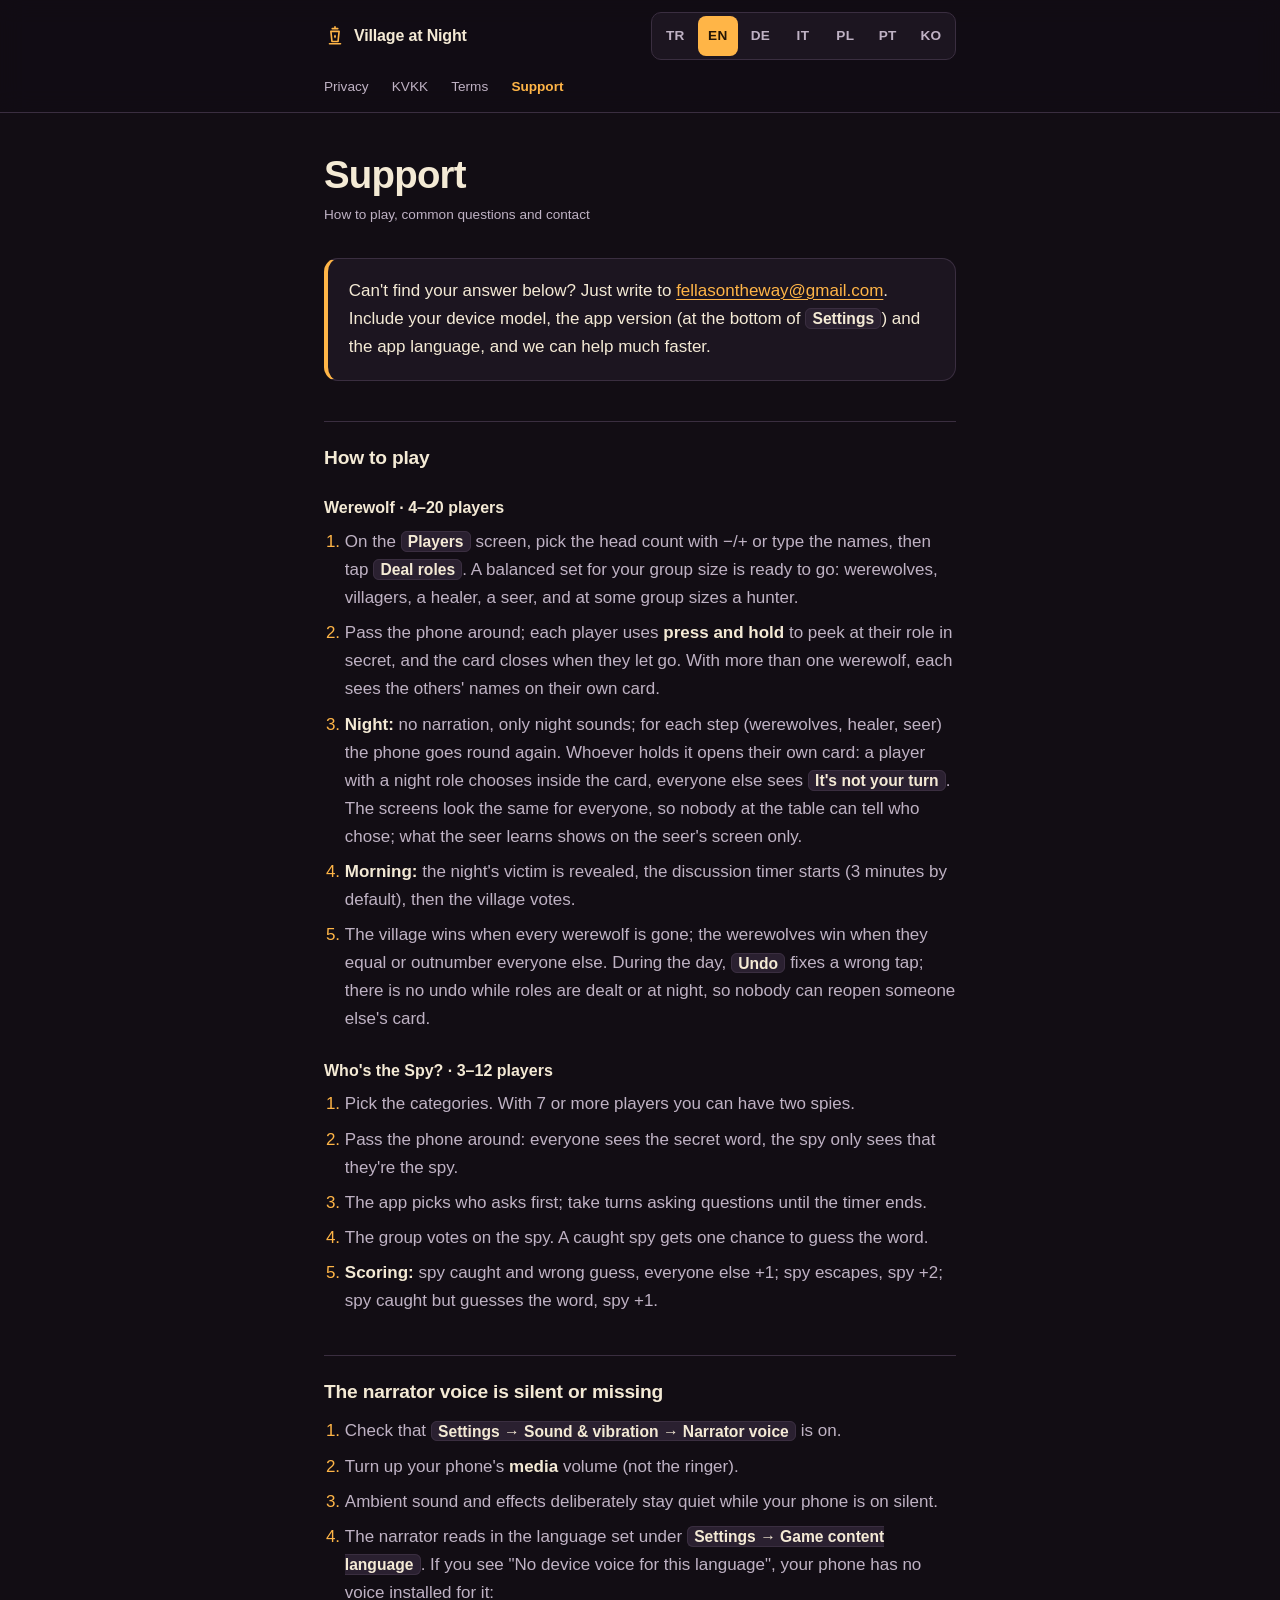
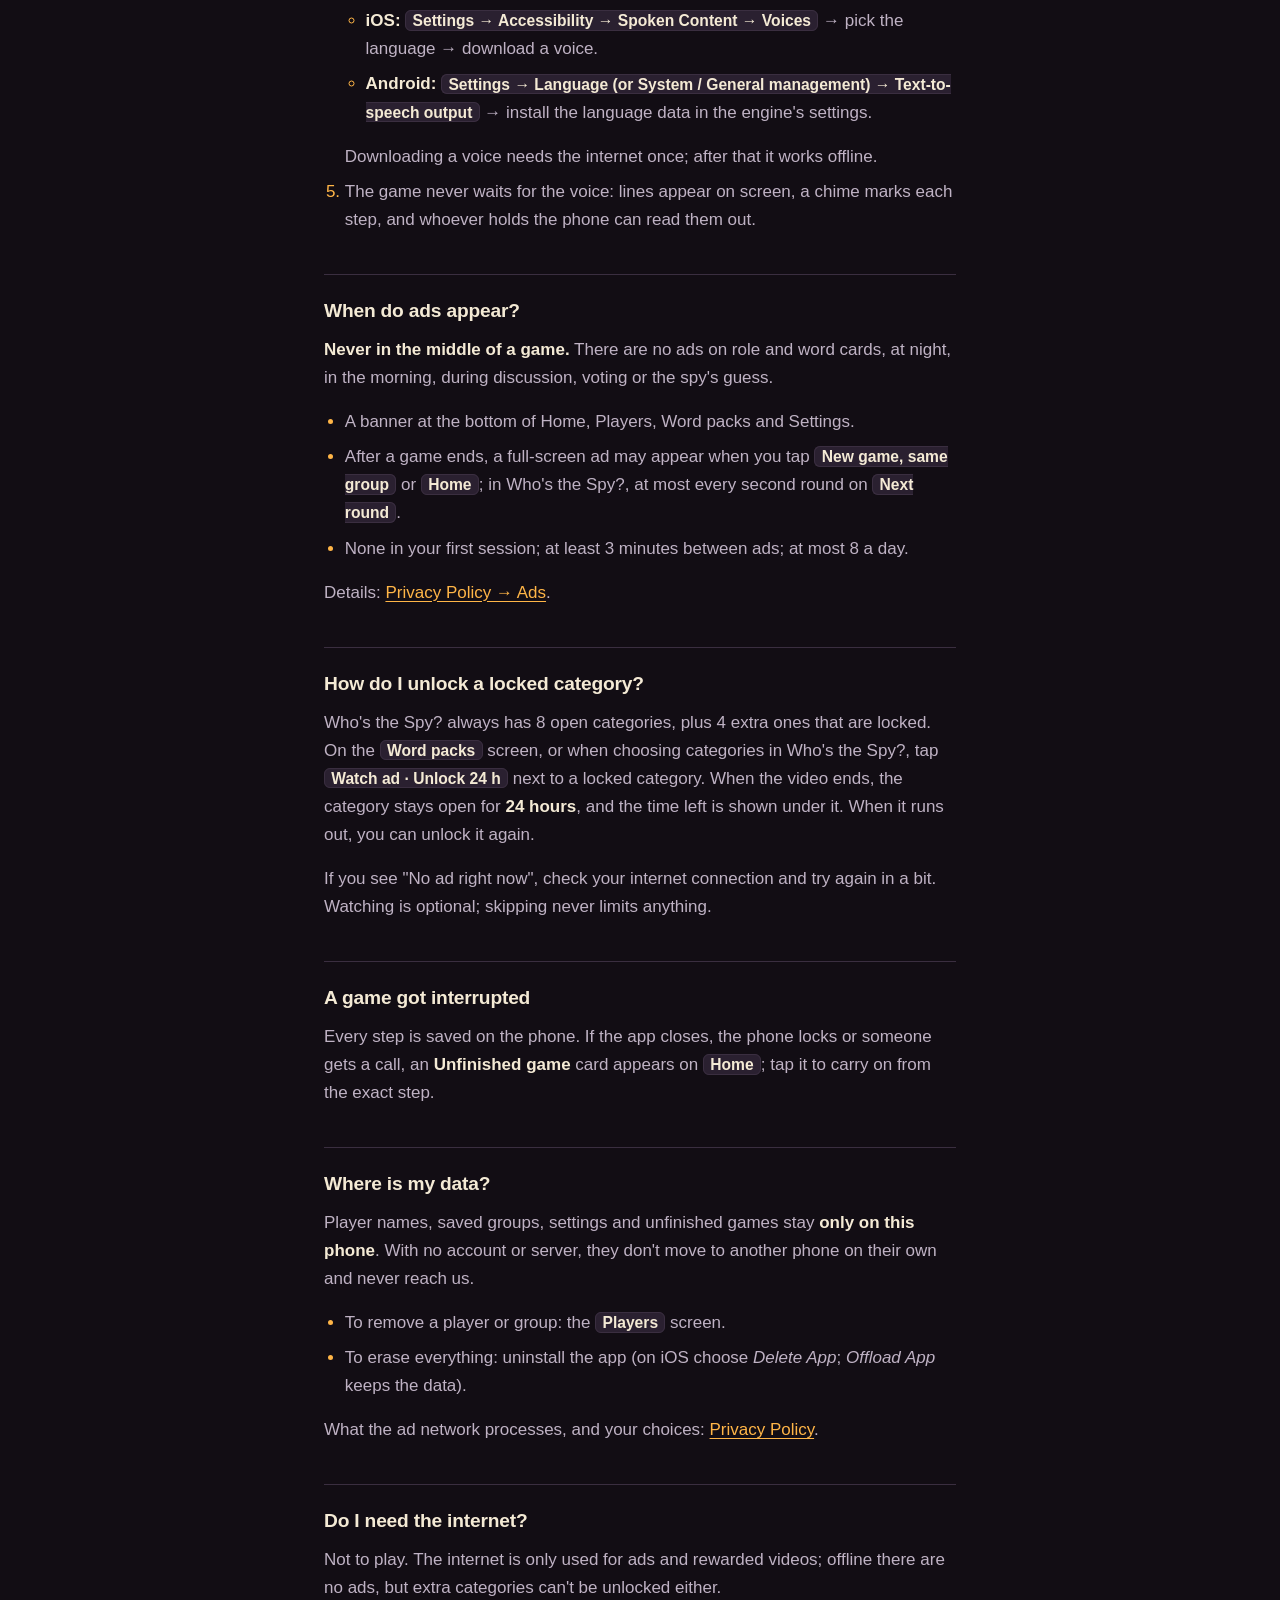
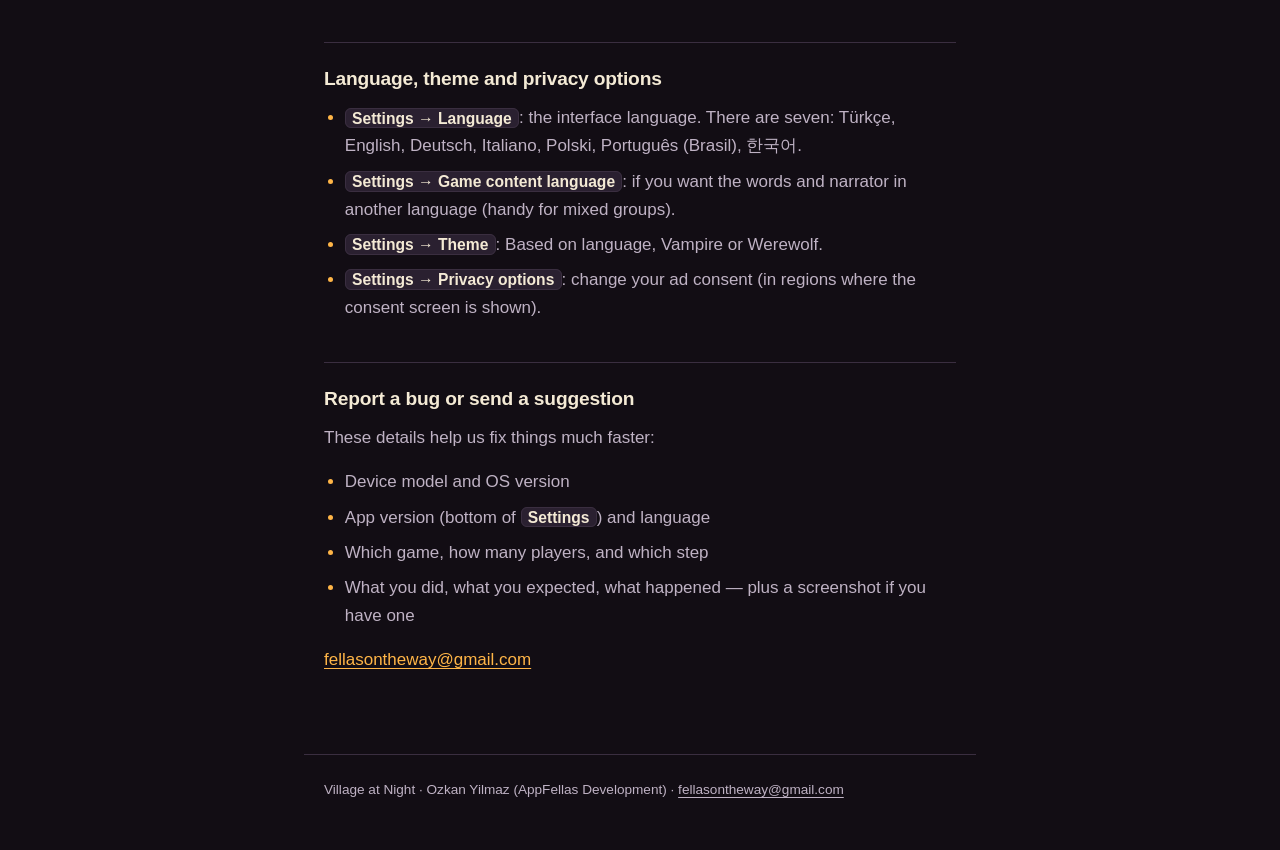
<file: support.html>
<!doctype html>
<html lang="tr">
<head>
<meta charset="utf-8">
<meta name="viewport" content="width=device-width, initial-scale=1">
<title>Köy Gecesi — Destek</title>
<meta name="description" content="Köy Gecesi destek: nasıl oynanır, anlatıcı sesi, reklamlar, kilitli kategoriler, yarım kalan oyun, veriler ve iletişim.">
<meta name="color-scheme" content="dark">
<meta name="theme-color" content="#120D14">
<link rel="stylesheet" href="style.css">
</head>
<body data-title-tr="Köy Gecesi — Destek" data-title-en="Village at Night — Support" data-title-de="Dorfnacht — Hilfe" data-title-it="Notte al Villaggio — Assistenza" data-title-pl="Noc w Wiosce — Pomoc" data-title-pt-br="Noite na Vila — Suporte" data-title-ko="마을의 밤 — 고객지원">

<a class="atla" href="#icerik" data-serit="atla">İçeriğe geç</a>

<header>
  <div class="bar">
    <a class="brand" href="privacy.html"><svg viewBox="0 0 24 24" aria-hidden="true" fill="none" stroke="#FFB547" stroke-width="1.8" stroke-linecap="round" stroke-linejoin="round"><path d="M12 2v2M9 4h6M7.5 7h9l-1.2 11H8.7z"/><path d="M6 20.5h12"/><path d="M12 10.3c1.3 1.4 1.7 2.6 0 4.3-1.7-1.7-1.3-2.9 0-4.3z" fill="#FFB547" stroke="none"/></svg><span data-serit="marka">Köy Gecesi</span></a>
    <div class="lang" role="group" aria-label="Dil">
      <button type="button" data-set-lang="tr" lang="tr" aria-label="TR, Türkçe" aria-pressed="true">TR</button>
      <button type="button" data-set-lang="en" lang="en" aria-label="EN, English" aria-pressed="false">EN</button>
      <button type="button" data-set-lang="de" lang="de" aria-label="DE, Deutsch" aria-pressed="false">DE</button>
      <button type="button" data-set-lang="it" lang="it" aria-label="IT, Italiano" aria-pressed="false">IT</button>
      <button type="button" data-set-lang="pl" lang="pl" aria-label="PL, Polski" aria-pressed="false">PL</button>
      <button type="button" data-set-lang="pt-BR" lang="pt-BR" aria-label="PT, Português (Brasil)" aria-pressed="false">PT</button>
      <button type="button" data-set-lang="ko" lang="ko" aria-label="KO, 한국어" aria-pressed="false">KO</button>
    </div>
    <nav class="sayfalar">
      <a href="privacy.html" data-sayfa="privacy"><span class="etiket">Gizlilik</span></a>
      <a href="kvkk.html" data-sayfa="kvkk"><span class="etiket">KVKK</span></a>
      <a href="terms.html" data-sayfa="terms"><span class="etiket">Koşullar</span></a>
      <a href="support.html" data-sayfa="support" aria-current="page"><span class="etiket">Destek</span></a>
    </nav>
  </div>
</header>

<main id="icerik">

<!-- ═══════════════════════════ TÜRKÇE ═══════════════════════════ -->
<section data-lang="tr" lang="tr" class="active">
  <h1>Destek</h1>
  <p class="updated">Nasıl oynanır, sık sorulanlar ve iletişim</p>

  <div class="ozet">
    <p>Sorunun cevabı aşağıda yoksa doğrudan yaz:
    <a href="mailto:fellasontheway@gmail.com">fellasontheway@gmail.com</a>.
    Cihaz modelini, uygulama sürümünü (<span class="yol">Ayarlar</span> ekranının en
    altında) ve uygulamanın dilini eklersen çok daha hızlı çözeriz.</p>
  </div>

  <h2>Nasıl oynanır?</h2>
  <h3>Vampir Köylü · 4–20 oyuncu</h3>
  <ol>
    <li><span class="yol">Oyuncular</span> ekranında −/+ ile kişi sayısını seç ya da adları yaz, sonra
    <span class="yol">Rolleri dağıt</span>. Oyuncu sayısına göre dengeli bir set hazır
    gelir: Vampir, Köylü, Doktor, Gözcü ve bazı oyuncu sayılarında Avcı.</li>
    <li>Telefon sırayla dolaşır; herkes <span class="yol">Görmek için basılı tut</span>
    ile rolüne gizlice bakar ve bırakınca kart kapanır. Birden fazla vampir varsa
    takım arkadaşlarının adı kendi kartlarında yazar.</li>
    <li><strong>Gece:</strong> anlatım yok, yalnız gece sesi çalar; telefon her adımda (vampirler, doktor,
    gözcü) yeniden elden ele dolaşır. Sırası gelen kendi kartını açar: gece rolü olan
    seçimini kartın içinde yapar, olmayan <span class="yol">Sıra sende değil</span> ekranını
    görür. Ekranlar herkes için aynı göründüğünden kimin seçtiği masadan anlaşılmaz;
    gözcünün öğrendiği takım yalnız onun ekranında görünür.</li>
    <li><strong>Sabah:</strong> gecenin kurbanı açıklanır, tartışma sayacı başlar
    (varsayılan 3 dakika), ardından oylama yapılır.</li>
    <li>Bütün vampirler giderse köy, vampirler köylülere eşit ya da fazla olursa vampirler
    kazanır. Gündüz yanlış bir dokunuşu <span class="yol">Geri al</span> düzeltir; rol
    gösteriminde ve gecede geri alma yoktur, kimse başkasının kartını açamasın diye.</li>
  </ol>
  <h3>Casus Kim · 3–12 oyuncu</h3>
  <ol>
    <li>Kategorileri seç. 7 ve daha fazla oyuncuda istersen iki casus olur.</li>
    <li>Telefon elden ele dolaşır: herkes gizli kelimeyi görür, casus yalnızca
    "Casussun" yazısını görür.</li>
    <li>İlk soruyu kimin soracağını uygulama seçer; sayaç bitene kadar sırayla soru
    sorun.</li>
    <li>Grup casusu oylar. Yakalanan casus kelimeyi tahmin etme hakkı alır.</li>
    <li><strong>Puan:</strong> casus yakalanır ve kelimeyi bilemezse herkese +1; casus
    kaçarsa casusa +2; yakalanır ama kelimeyi bilirse casusa +1.</li>
  </ol>

  <h2>Anlatıcı sesi yok ya da duyulmuyor</h2>
  <ol>
    <li><span class="yol">Ayarlar → Ses ve titreşim → Anlatıcı sesi</span> açık mı, kontrol et.</li>
    <li>Telefonun <strong>medya</strong> ses düzeyini aç (zil sesi düzeyi değil).</li>
    <li>Ortam sesleri ve efektler, telefon sessiz moddayken bilerek çalmaz.</li>
    <li>Anlatıcı, <span class="yol">Ayarlar → Oyun içeriği dili</span>'nde seçili dilde
    okur. Ekranda "Bu dilde cihaz sesi yok" yazıyorsa telefonunda o dil için ses yüklü
    değildir:
      <ul>
        <li><strong>iOS:</strong> <span class="yol">Ayarlar → Erişilebilirlik → Sözlü
        İçerik → Sesler</span> → dili seç → bir ses indir.</li>
        <li><strong>Android:</strong> <span class="yol">Ayarlar → Dil (ya da Sistem /
        Genel yönetim) → Metin okuma çıkışı</span> → motorun ayarlarından dil verisini
        yükle.</li>
      </ul>
      Ses indirmek için bir kez internet gerekir; sonrası internetsiz çalışır.</li>
    <li>Ses olmasa da oyun durmaz: satırlar ekranda görünür, adım değişince çan tonu
    çalar ve telefonu tutan kişi satırları yüksek sesle okuyabilir.</li>
  </ol>

  <h2>Reklamlar ne zaman çıkar?</h2>
  <p><strong>Oyunun ortasında asla.</strong> Rol ve kelime kartında, gece, sabah,
  tartışma, oylama ve casus tahmini sırasında reklam yoktur.</p>
  <ul>
    <li>Ana sayfa, Oyuncular, Kelime paketleri ve Ayarlar'ın altında bir şerit.</li>
    <li>Oyun bittikten sonra <span class="yol">Aynı grupla yeni oyun</span> ya da
    <span class="yol">Ana sayfa</span>'ya dokunduğunda; Casus Kim'de en erken iki turda
    bir <span class="yol">Sonraki tur</span>'da tam ekran reklam çıkabilir.</li>
    <li>İlk açılışta hiç çıkmaz; iki reklam arasında en az 3 dakika olur, günde en fazla
    8 kez.</li>
  </ul>
  <p>Ayrıntı: <a href="privacy.html">Gizlilik Politikası → Reklamlar</a>.</p>

  <h2>Kilitli kategoriyi nasıl açarım?</h2>
  <p>Casus Kim'de 8 kategori her zaman açıktır; 4 ekstra kategori kilitlidir.
  <span class="yol">Kelime paketleri</span> ekranında ya da Casus Kim kategori
  seçiminde kilitli kategorinin yanındaki <span class="yol">Reklam izle · 24 saat
  aç</span> düğmesine dokun. Video bitince kategori <strong>24 saat</strong> açık kalır;
  kalan süre kategorinin altında yazar. Süre dolunca yeniden açabilirsin.</p>
  <p>"Şu an reklam yok" yazıyorsa internet bağlantını kontrol et ve biraz sonra tekrar
  dene. Video izlemek isteğe bağlıdır; izlemediğin için hiçbir şey kısıtlanmaz.</p>

  <h2>Oyun yarım kaldı</h2>
  <p>Her adım telefona kaydedilir. Uygulama kapanırsa, telefon kilitlenirse ya da biri
  arama yaparsa <span class="yol">Ana sayfa</span>'da <strong>Yarım kalan oyun</strong>
  kartı çıkar; dokununca oyun kaldığı adımdan sürer.</p>

  <h2>Verilerim nerede?</h2>
  <p>Oyuncu adları, kayıtlı gruplar, ayarlar ve yarım kalan oyun <strong>yalnız bu
  telefonda</strong> durur. Hesap ve sunucu olmadığı için başka bir telefona kendiliğinden
  geçmez ve bize hiç gelmez.</p>
  <ul>
    <li>Oyuncu ya da grup silmek: <span class="yol">Oyuncular</span> ekranı.</li>
    <li>Her şeyi silmek: uygulamayı kaldır (iOS'ta <em>Uygulamayı Sil</em>;
    <em>Uygulamayı Boşalt</em> verileri saklar).</li>
  </ul>
  <p>Reklam ağının işlediği veriler ve seçeneklerin:
  <a href="privacy.html">Gizlilik Politikası</a>.</p>

  <h2>İnternet gerekir mi?</h2>
  <p>Oyun için hayır. İnternet yalnızca reklamlar ve ödüllü video için kullanılır;
  internet yokken reklam çıkmaz ama ekstra kategoriler de açılamaz.</p>

  <h2>Dil, tema ve gizlilik seçenekleri</h2>
  <ul>
    <li><span class="yol">Ayarlar → Dil</span>: arayüz dili. Yedi dil var: Türkçe,
    English, Deutsch, Italiano, Polski, Português (Brasil), 한국어.</li>
    <li><span class="yol">Ayarlar → Oyun içeriği dili</span>: kelimeler ve anlatıcı
    başka dilde olsun istersen (karma gruplar için).</li>
    <li><span class="yol">Ayarlar → Tema</span>: Dile göre, Vampir ya da Kurt adam.</li>
    <li><span class="yol">Ayarlar → Gizlilik seçenekleri</span>: reklam rızanı
    değiştir (rıza ekranının gösterildiği bölgelerde).</li>
  </ul>

  <h2>Hata bildirmek ya da öneri göndermek</h2>
  <p>Şunları eklersen çok daha hızlı çözeriz:</p>
  <ul>
    <li>Cihaz modeli ve işletim sistemi sürümü</li>
    <li>Uygulama sürümü (<span class="yol">Ayarlar</span> ekranının en altında) ve dili</li>
    <li>Hangi oyunda, kaç oyuncuyla, hangi adımda olduğu</li>
    <li>Ne yaptığın, ne beklediğin, ne olduğu; varsa ekran görüntüsü</li>
  </ul>
  <p><a href="mailto:fellasontheway@gmail.com">fellasontheway@gmail.com</a></p>
</section>

<!-- ═══════════════════════════ ENGLISH ═══════════════════════════ -->
<section data-lang="en" lang="en">
  <h1>Support</h1>
  <p class="updated">How to play, common questions and contact</p>

  <div class="ozet">
    <p>Can't find your answer below? Just write to
    <a href="mailto:fellasontheway@gmail.com">fellasontheway@gmail.com</a>.
    Include your device model, the app version (at the bottom of
    <span class="yol">Settings</span>) and the app language, and we can help much
    faster.</p>
  </div>

  <h2>How to play</h2>
  <h3>Werewolf · 4–20 players</h3>
  <ol>
    <li>On the <span class="yol">Players</span> screen, pick the head count with −/+ or type the names, then tap
    <span class="yol">Deal roles</span>. A balanced set for your group size is ready to
    go: werewolves, villagers, a healer, a seer, and at some group sizes a hunter.</li>
    <li>Pass the phone around; each player uses <strong>press and hold</strong> to peek
    at their role in secret, and the card closes when they let go. With more than one werewolf,
    each sees the others' names on their own card.</li>
    <li><strong>Night:</strong> no narration, only night sounds; for each step (werewolves, healer,
    seer) the phone goes round again. Whoever holds it opens their own card: a player with
    a night role chooses inside the card, everyone else sees
    <span class="yol">It's not your turn</span>. The screens look the same for everyone, so
    nobody at the table can tell who chose; what the seer learns shows on the seer's screen
    only.</li>
    <li><strong>Morning:</strong> the night's victim is revealed, the discussion timer
    starts (3 minutes by default), then the village votes.</li>
    <li>The village wins when every werewolf is gone; the werewolves win when they equal
    or outnumber everyone else. During the day, <span class="yol">Undo</span> fixes a wrong
    tap; there is no undo while roles are dealt or at night, so nobody can reopen someone
    else's card.</li>
  </ol>
  <h3>Who's the Spy? · 3–12 players</h3>
  <ol>
    <li>Pick the categories. With 7 or more players you can have two spies.</li>
    <li>Pass the phone around: everyone sees the secret word, the spy only sees that
    they're the spy.</li>
    <li>The app picks who asks first; take turns asking questions until the timer ends.</li>
    <li>The group votes on the spy. A caught spy gets one chance to guess the word.</li>
    <li><strong>Scoring:</strong> spy caught and wrong guess, everyone else +1; spy
    escapes, spy +2; spy caught but guesses the word, spy +1.</li>
  </ol>

  <h2>The narrator voice is silent or missing</h2>
  <ol>
    <li>Check that <span class="yol">Settings → Sound &amp; vibration → Narrator
    voice</span> is on.</li>
    <li>Turn up your phone's <strong>media</strong> volume (not the ringer).</li>
    <li>Ambient sound and effects deliberately stay quiet while your phone is on
    silent.</li>
    <li>The narrator reads in the language set under <span class="yol">Settings → Game
    content language</span>. If you see "No device voice for this language", your phone
    has no voice installed for it:
      <ul>
        <li><strong>iOS:</strong> <span class="yol">Settings → Accessibility → Spoken
        Content → Voices</span> → pick the language → download a voice.</li>
        <li><strong>Android:</strong> <span class="yol">Settings → Language (or System /
        General management) → Text-to-speech output</span> → install the language data
        in the engine's settings.</li>
      </ul>
      Downloading a voice needs the internet once; after that it works offline.</li>
    <li>The game never waits for the voice: lines appear on screen, a chime marks each
    step, and whoever holds the phone can read them out.</li>
  </ol>

  <h2>When do ads appear?</h2>
  <p><strong>Never in the middle of a game.</strong> There are no ads on role and word
  cards, at night, in the morning, during discussion, voting or the spy's guess.</p>
  <ul>
    <li>A banner at the bottom of Home, Players, Word packs and Settings.</li>
    <li>After a game ends, a full-screen ad may appear when you tap
    <span class="yol">New game, same group</span> or <span class="yol">Home</span>; in
    Who's the Spy?, at most every second round on <span class="yol">Next round</span>.</li>
    <li>None in your first session; at least 3 minutes between ads; at most 8 a day.</li>
  </ul>
  <p>Details: <a href="privacy.html?lang=en">Privacy Policy → Ads</a>.</p>

  <h2>How do I unlock a locked category?</h2>
  <p>Who's the Spy? always has 8 open categories, plus 4 extra ones that are locked. On
  the <span class="yol">Word packs</span> screen, or when choosing categories in Who's the
  Spy?, tap <span class="yol">Watch ad · Unlock 24 h</span> next to a locked category.
  When the video ends, the category stays open for <strong>24 hours</strong>, and the time
  left is shown under it. When it runs out, you can unlock it again.</p>
  <p>If you see "No ad right now", check your internet connection and try again in a bit.
  Watching is optional; skipping never limits anything.</p>

  <h2>A game got interrupted</h2>
  <p>Every step is saved on the phone. If the app closes, the phone locks or someone gets
  a call, an <strong>Unfinished game</strong> card appears on
  <span class="yol">Home</span>; tap it to carry on from the exact step.</p>

  <h2>Where is my data?</h2>
  <p>Player names, saved groups, settings and unfinished games stay <strong>only on this
  phone</strong>. With no account or server, they don't move to another phone on their
  own and never reach us.</p>
  <ul>
    <li>To remove a player or group: the <span class="yol">Players</span> screen.</li>
    <li>To erase everything: uninstall the app (on iOS choose <em>Delete App</em>;
    <em>Offload App</em> keeps the data).</li>
  </ul>
  <p>What the ad network processes, and your choices:
  <a href="privacy.html?lang=en">Privacy Policy</a>.</p>

  <h2>Do I need the internet?</h2>
  <p>Not to play. The internet is only used for ads and rewarded videos; offline there
  are no ads, but extra categories can't be unlocked either.</p>

  <h2>Language, theme and privacy options</h2>
  <ul>
    <li><span class="yol">Settings → Language</span>: the interface language. There are
    seven: Türkçe, English, Deutsch, Italiano, Polski, Português (Brasil), 한국어.</li>
    <li><span class="yol">Settings → Game content language</span>: if you want the words
    and narrator in another language (handy for mixed groups).</li>
    <li><span class="yol">Settings → Theme</span>: Based on language, Vampire or
    Werewolf.</li>
    <li><span class="yol">Settings → Privacy options</span>: change your ad consent (in
    regions where the consent screen is shown).</li>
  </ul>

  <h2>Report a bug or send a suggestion</h2>
  <p>These details help us fix things much faster:</p>
  <ul>
    <li>Device model and OS version</li>
    <li>App version (bottom of <span class="yol">Settings</span>) and language</li>
    <li>Which game, how many players, and which step</li>
    <li>What you did, what you expected, what happened — plus a screenshot if you have
    one</li>
  </ul>
  <p><a href="mailto:fellasontheway@gmail.com">fellasontheway@gmail.com</a></p>
</section>

<!-- ═══════════════════════════ DEUTSCH ═══════════════════════════ -->
<section data-lang="de" lang="de">
  <h1>Hilfe</h1>
  <p class="updated">So wird gespielt, häufige Fragen und Kontakt</p>

  <div class="ozet">
    <p>Keine Antwort gefunden? Schreib uns einfach:
    <a href="mailto:fellasontheway@gmail.com">fellasontheway@gmail.com</a>.
    Mit Gerätemodell, App-Version (ganz unten in den <span class="yol">Einstellungen</span>)
    und App-Sprache können wir viel schneller helfen.</p>
  </div>

  <h2>So wird gespielt</h2>
  <h3>Werwolf · 4–20 Spieler</h3>
  <ol>
    <li>Unter <span class="yol">Spieler</span> die Zahl mit −/+ wählen oder Namen eintragen, dann
    <span class="yol">Rollen verteilen</span>. Für jede Gruppengröße gibt es eine
    ausgewogene Verteilung: Werwölfe, Dorfbewohner und ein paar Sonderrollen.</li>
    <li>Das Handy geht reihum; alle halten die Karte <strong>gedrückt</strong>, sehen
    heimlich ihre Rolle, und beim Loslassen schließt sich die Karte. Gibt es mehr als einen Werwolf,
    stehen die Namen des Rudels auf der eigenen Karte.</li>
    <li><strong>Nacht:</strong> Keine Ansage, nur Nachtgeräusche; bei jedem Schritt (Werwölfe, Heiler,
    Seher) geht das Handy noch einmal reihum. Wer es hält, öffnet die eigene Karte: Wer eine
    Nachtrolle hat, wählt direkt in der Karte, alle anderen sehen
    <span class="yol">Du bist nicht dran</span>. Die Bildschirme sehen für alle gleich aus,
    am Tisch merkt also niemand, wer gewählt hat; was der Seher erfährt, steht nur auf dem
    Bildschirm des Sehers.</li>
    <li><strong>Morgen:</strong> Das Opfer der Nacht wird verkündet, der Diskussions-Timer
    läuft (standardmäßig 3 Minuten), dann stimmt das Dorf ab.</li>
    <li>Das Dorf gewinnt, wenn alle Werwölfe raus sind; die Werwölfe gewinnen, sobald sie
    mindestens so viele sind wie der Rest. Tagsüber macht <span class="yol">Rückgängig</span>
    einen Fehltipp ungeschehen; beim Rollenverteilen und in der Nacht gibt es kein Zurück,
    damit niemand die Karte eines anderen wieder öffnen kann.</li>
  </ol>
  <h3>Wer ist der Spion? · 3–12 Spieler</h3>
  <ol>
    <li>Kategorien wählen. Ab 7 Spielern auf Wunsch mit zwei Spionen.</li>
    <li>Das Handy geht reihum: Alle sehen das geheime Wort, der Spion sieht nur, dass er
    der Spion ist.</li>
    <li>Die App bestimmt, wer die erste Frage stellt; dann wird reihum gefragt, bis der
    Timer abläuft.</li>
    <li>Die Gruppe stimmt ab. Ein erwischter Spion darf das Wort einmal raten.</li>
    <li><strong>Punkte:</strong> Spion erwischt und Wort falsch – alle anderen +1; Spion
    entkommt – Spion +2; Spion erwischt, aber Wort richtig – Spion +1.</li>
  </ol>

  <h2>Die Erzählstimme ist stumm oder fehlt</h2>
  <ol>
    <li>Prüfe, ob <span class="yol">Einstellungen → Ton und Vibration →
    Erzählstimme</span> eingeschaltet ist.</li>
    <li>Dreh die <strong>Medienlautstärke</strong> hoch (nicht den Klingelton).</li>
    <li>Umgebungsgeräusche und Effekte bleiben absichtlich still, wenn das Handy stumm
    geschaltet ist.</li>
    <li>Vorgelesen wird in der Sprache unter <span class="yol">Einstellungen → Sprache
    der Inhalte</span>. Steht dort „Keine Gerätestimme für diese Sprache“, fehlt auf dem
    Handy eine passende Stimme:
      <ul>
        <li><strong>iOS:</strong> <span class="yol">Einstellungen → Bedienungshilfen →
        Gesprochene Inhalte → Stimmen</span> → Sprache wählen → Stimme laden.</li>
        <li><strong>Android:</strong> <span class="yol">Einstellungen → System → Sprachen
        → Sprachausgabe</span> → in den Einstellungen der Sprachausgabe die Sprachdaten
        installieren.</li>
      </ul>
      Zum Laden braucht es einmal Internet, danach geht es offline.</li>
    <li>Das Spiel wartet nie auf die Stimme: Die Texte stehen auf dem Bildschirm, ein
    Glockenton markiert jeden Schritt, und wer das Handy hält, liest vor.</li>
  </ol>

  <h2>Wann kommt Werbung?</h2>
  <p><strong>Nie mitten im Spiel.</strong> Keine Werbung bei Rollen- und Wortkarten,
  nachts, morgens, während Diskussion, Abstimmung oder dem Tipp des Spions.</p>
  <ul>
    <li>Ein Banner unten auf Startseite, Spieler, Wortpakete und Einstellungen.</li>
    <li>Nach Spielende kann beim Tippen auf <span class="yol">Neues Spiel, gleiche
    Gruppe</span> oder <span class="yol">Startseite</span> Vollbildwerbung kommen; bei „Wer
    ist der Spion?“ höchstens jede zweite Runde bei <span class="yol">Nächste
    Runde</span>.</li>
    <li>In der ersten Sitzung gar nicht; mindestens 3 Minuten Abstand; höchstens 8 pro
    Tag.</li>
  </ul>
  <p>Mehr dazu: <a href="privacy.html?lang=de">Datenschutzerklärung → Werbung</a>.</p>

  <h2>Wie schalte ich eine gesperrte Kategorie frei?</h2>
  <p>Bei „Wer ist der Spion?“ sind 8 Kategorien immer offen, 4 Extra-Kategorien sind
  gesperrt. Tippe unter <span class="yol">Wortpakete</span> oder bei der Kategorieauswahl
  neben einer gesperrten Kategorie auf <span class="yol">Werbung ansehen · 24 Std.
  frei</span>. Nach dem Video bleibt die Kategorie <strong>24 Stunden</strong> offen; die
  Restzeit steht darunter. Danach kannst du sie erneut freischalten.</p>
  <p>Steht dort „Gerade keine Werbung“, prüf deine Internetverbindung und versuch es gleich
  noch mal. Das Video ist freiwillig; ohne Video wird nichts eingeschränkt.</p>

  <h2>Ein Spiel wurde unterbrochen</h2>
  <p>Jeder Schritt wird auf dem Handy gespeichert. Schließt sich die App, sperrt sich das
  Handy oder kommt ein Anruf, erscheint auf der <span class="yol">Startseite</span> die
  Karte <strong>Unterbrochenes Spiel</strong>; ein Tipp, und es geht genau dort
  weiter.</p>

  <h2>Wo sind meine Daten?</h2>
  <p>Spielernamen, gespeicherte Gruppen, Einstellungen und unterbrochene Spiele liegen
  <strong>nur auf diesem Handy</strong>. Ohne Konto und Server wandern sie nicht von selbst
  auf ein anderes Gerät und kommen nie bei uns an.</p>
  <ul>
    <li>Spieler oder Gruppe löschen: Bildschirm <span class="yol">Spieler</span>.</li>
    <li>Alles löschen: App deinstallieren (unter iOS <em>App löschen</em>; <em>App
    auslagern</em> behält die Daten).</li>
  </ul>
  <p>Was das Werbenetzwerk verarbeitet und welche Wahl du hast:
  <a href="privacy.html?lang=de">Datenschutzerklärung</a>.</p>

  <h2>Brauche ich Internet?</h2>
  <p>Zum Spielen nicht. Internet wird nur für Werbung und Belohnungsvideos genutzt; offline
  gibt es keine Werbung, aber Extra-Kategorien lassen sich dann auch nicht freischalten.</p>

  <h2>Sprache, Thema und Datenschutzoptionen</h2>
  <ul>
    <li><span class="yol">Einstellungen → Sprache</span>: Sprache der Oberfläche. Es gibt
    sieben: Türkçe, English, Deutsch, Italiano, Polski, Português (Brasil), 한국어.</li>
    <li><span class="yol">Einstellungen → Sprache der Inhalte</span>: wenn Wörter und
    Erzählstimme in einer anderen Sprache sein sollen (praktisch für gemischte
    Gruppen).</li>
    <li><span class="yol">Einstellungen → Thema</span>: Nach Sprache, Vampir oder
    Werwolf.</li>
    <li><span class="yol">Einstellungen → Datenschutzoptionen</span>: Werbe-Einwilligung
    ändern (in Regionen mit Einwilligungsdialog).</li>
  </ul>

  <h2>Fehler melden oder Idee schicken</h2>
  <p>Damit geht es viel schneller:</p>
  <ul>
    <li>Gerätemodell und Betriebssystem-Version</li>
    <li>App-Version (ganz unten in den <span class="yol">Einstellungen</span>) und
    Sprache</li>
    <li>Welches Spiel, wie viele Spieler, welcher Schritt</li>
    <li>Was du gemacht hast, was du erwartet hast, was passiert ist – gern mit
    Screenshot</li>
  </ul>
  <p><a href="mailto:fellasontheway@gmail.com">fellasontheway@gmail.com</a></p>
</section>

<!-- ═══════════════════════════ ITALIANO ═══════════════════════════ -->
<section data-lang="it" lang="it">
  <h1>Assistenza</h1>
  <p class="updated">Come si gioca, domande frequenti e contatti</p>

  <div class="ozet">
    <p>Non trovi la risposta qui sotto? Scrivici:
    <a href="mailto:fellasontheway@gmail.com">fellasontheway@gmail.com</a>.
    Se aggiungi modello del telefono, versione dell'app (in fondo alle
    <span class="yol">Impostazioni</span>) e lingua dell'app, ti aiutiamo molto prima.</p>
  </div>

  <h2>Come si gioca</h2>
  <h3>Lupo Mannaro · 4–20 giocatori</h3>
  <ol>
    <li>Nella schermata <span class="yol">Giocatori</span> scegli quanti siete con −/+ o scrivi i nomi, poi tocca
    <span class="yol">Distribuisci i ruoli</span>. Per ogni numero di giocatori c'è già
    una distribuzione bilanciata: lupi mannari, contadini e qualche ruolo speciale.</li>
    <li>Il telefono passa di mano in mano; ognuno usa <span class="yol">Tieni premuto per
    vedere</span> per guardare il proprio ruolo di nascosto, e lasciando la carta si
    chiude. Se i lupi mannari sono più di
    uno, ognuno vede sulla propria carta i nomi del branco.</li>
    <li><strong>Notte:</strong> niente narrazione, solo i suoni della notte; a ogni passaggio (lupi mannari,
    guaritore, veggente) il telefono fa di nuovo il giro. Chi lo tiene apre la propria carta:
    chi ha un ruolo notturno sceglie dentro la carta, tutti gli altri vedono
    <span class="yol">Non è il tuo turno</span>. Le schermate sono uguali per tutti, quindi
    al tavolo nessuno capisce chi ha scelto; quello che scopre il veggente compare solo sul
    suo schermo.</li>
    <li><strong>Mattina:</strong> si scopre la vittima della notte, parte il timer della
    discussione (3 minuti di base) e poi il villaggio vota.</li>
    <li>Il villaggio vince quando non resta nessun lupo mannaro; i lupi vincono quando sono
    tanti quanti gli altri o di più. Di giorno <span class="yol">Annulla</span> corregge un
    tocco sbagliato; mentre si distribuiscono i ruoli e di notte non si torna indietro, così
    nessuno può riaprire la carta di un altro.</li>
  </ol>
  <h3>Chi è la spia? · 3–12 giocatori</h3>
  <ol>
    <li>Scegli le categorie. Da 7 giocatori in su, se volete, le spie possono essere
    due.</li>
    <li>Il telefono passa di mano in mano: tutti vedono la parola segreta, la spia vede solo
    <span class="yol">Sei la spia</span>.</li>
    <li>L'app sceglie chi fa la prima domanda; poi si fanno domande a turno finché scade il
    timer.</li>
    <li>Il gruppo vota. La spia scoperta ha una possibilità di indovinare la parola.</li>
    <li><strong>Punti:</strong> spia scoperta che sbaglia la parola, +1 a tutti gli altri;
    spia che la fa franca, +2 alla spia; spia scoperta che indovina la parola, +1 alla
    spia.</li>
  </ol>

  <h2>La voce narrante non si sente o manca</h2>
  <ol>
    <li>Controlla che <span class="yol">Impostazioni → Suoni e vibrazione → Voce
    narrante</span> sia attiva.</li>
    <li>Alza il volume dei <strong>contenuti multimediali</strong> (non quello della
    suoneria).</li>
    <li>Suoni d'ambiente ed effetti restano volutamente muti quando il telefono è in
    silenzioso.</li>
    <li>Il narratore legge nella lingua scelta in <span class="yol">Impostazioni → Lingua
    dei contenuti di gioco</span>. Se compare «Nessuna voce di sistema per questa lingua», sul
    telefono manca una voce per quella lingua:
      <ul>
        <li><strong>iOS:</strong> <span class="yol">Impostazioni → Accessibilità →
        Contenuti letti ad alta voce → Voci</span> → scegli la lingua → scarica una
        voce.</li>
        <li><strong>Android:</strong> <span class="yol">Impostazioni → Sistema → Lingue →
        Output sintesi vocale</span> → installa i dati della lingua dalle impostazioni del
        motore.</li>
      </ul>
      Per scaricare la voce serve internet una volta; poi funziona anche offline.</li>
    <li>Il gioco non aspetta mai la voce: le frasi compaiono sullo schermo, un rintocco
    segna ogni passaggio e chi tiene il telefono le legge ad alta voce.</li>
  </ol>

  <h2>Quando compaiono gli annunci?</h2>
  <p><strong>Mai durante una partita.</strong> Niente annunci su carte del ruolo e della
  parola, di notte, di mattina, durante discussione, votazione o ipotesi della spia.</p>
  <ul>
    <li>Un banner in fondo a Home, Giocatori, Pacchetti di parole e Impostazioni.</li>
    <li>A partita finita, può comparire un annuncio a schermo intero quando tocchi
    <span class="yol">Nuova partita, stesso gruppo</span> o <span class="yol">Home</span>;
    in «Chi è la spia?» al massimo ogni due round, su <span class="yol">Round
    successivo</span>.</li>
    <li>Nessuno nella prima sessione; almeno 3 minuti tra un annuncio e l'altro; al massimo
    8 al giorno.</li>
  </ul>
  <p>Dettagli: <a href="privacy.html?lang=it">Informativa sulla privacy → Pubblicità</a>.</p>

  <h2>Come sblocco una categoria bloccata?</h2>
  <p>In «Chi è la spia?» 8 categorie sono sempre aperte e 4 categorie extra sono bloccate.
  Nella schermata <span class="yol">Pacchetti di parole</span>, o quando scegli le
  categorie, tocca <span class="yol">Guarda un annuncio · Sblocca 24 h</span> accanto a una
  categoria bloccata. Finito il video, la categoria resta aperta per <strong>24 ore</strong>
  e il tempo rimasto compare sotto il nome. Alla scadenza puoi sbloccarla di nuovo.</p>
  <p>Se compare «Nessun annuncio al momento», controlla la connessione e riprova tra poco.
  Il video è facoltativo; se non lo guardi non perdi nulla.</p>

  <h2>La partita si è interrotta</h2>
  <p>Ogni passaggio viene salvato sul telefono. Se l'app si chiude, il telefono si blocca o
  arriva una chiamata, nella <span class="yol">Home</span> compare la scheda
  <strong>Partita in sospeso</strong>: toccala e si riparte esattamente da lì.</p>

  <h2>Dove sono i miei dati?</h2>
  <p>Nomi dei giocatori, gruppi salvati, impostazioni e partite in sospeso restano
  <strong>solo su questo telefono</strong>. Senza account né server non passano da soli a
  un altro telefono e non arrivano mai a noi.</p>
  <ul>
    <li>Eliminare un giocatore o un gruppo: schermata <span class="yol">Giocatori</span>.</li>
    <li>Cancellare tutto: disinstalla l'app (su iOS scegli <em>Elimina app</em>;
    <em>Rimuovi app</em> conserva i dati).</li>
  </ul>
  <p>Cosa tratta la rete pubblicitaria e quali scelte hai:
  <a href="privacy.html?lang=it">Informativa sulla privacy</a>.</p>

  <h2>Serve internet?</h2>
  <p>Per giocare no. Internet serve solo per gli annunci e i video con premio; offline non
  ci sono annunci, ma non si possono nemmeno sbloccare le categorie extra.</p>

  <h2>Lingua, tema e opzioni privacy</h2>
  <ul>
    <li><span class="yol">Impostazioni → Lingua</span>: la lingua dell'interfaccia. Sono
    sette: Türkçe, English, Deutsch, Italiano, Polski, Português (Brasil), 한국어.</li>
    <li><span class="yol">Impostazioni → Lingua dei contenuti di gioco</span>: se vuoi
    parole e narratore in un'altra lingua (comodo per gruppi misti).</li>
    <li><span class="yol">Impostazioni → Tema</span>: In base alla lingua, Vampiro o Lupo
    mannaro.</li>
    <li><span class="yol">Impostazioni → Opzioni privacy</span>: cambia il consenso agli
    annunci (nelle aree in cui compare la richiesta di consenso).</li>
  </ul>

  <h2>Segnalare un problema o mandare un'idea</h2>
  <p>Con questi dettagli risolviamo molto prima:</p>
  <ul>
    <li>Modello del telefono e versione del sistema operativo</li>
    <li>Versione dell'app (in fondo alle <span class="yol">Impostazioni</span>) e
    lingua</li>
    <li>Quale gioco, quanti giocatori, a che punto</li>
    <li>Cosa hai fatto, cosa ti aspettavi, cosa è successo; se puoi, uno screenshot</li>
  </ul>
  <p><a href="mailto:fellasontheway@gmail.com">fellasontheway@gmail.com</a></p>
</section>

<!-- ═══════════════════════════ POLSKI ═══════════════════════════ -->
<section data-lang="pl" lang="pl">
  <h1>Pomoc</h1>
  <p class="updated">Jak grać, częste pytania i kontakt</p>

  <div class="ozet">
    <p>Nie ma tu odpowiedzi na Twoje pytanie? Napisz do nas:
    <a href="mailto:fellasontheway@gmail.com">fellasontheway@gmail.com</a>.
    Podaj model telefonu, wersję aplikacji (na dole ekranu
    <span class="yol">Ustawienia</span>) i język aplikacji — pomożemy dużo szybciej.</p>
  </div>

  <h2>Jak grać</h2>
  <h3>Wilkołak · 4–20 graczy</h3>
  <ol>
    <li>Na ekranie <span class="yol">Gracze</span> wybierz liczbę osób przyciskami −/+ albo wpisz imiona, a potem stuknij
    <span class="yol">Rozdaj role</span>. Dla każdej liczby graczy gotowy jest
    zrównoważony skład: wilkołaki, mieszkańcy i kilka ról specjalnych.</li>
    <li>Telefon krąży z rąk do rąk; każdy używa <span class="yol">Przytrzymaj, aby
    zobaczyć</span>, żeby w tajemnicy sprawdzić swoją rolę, a po puszczeniu karta się
    zamyka. Jeśli wilkołaków jest więcej
    niż jeden, każdy widzi na swojej karcie imiona reszty watahy.</li>
    <li><strong>Noc:</strong> bez narracji, słychać tylko odgłosy nocy; przy każdym kroku (wilkołaki,
    uzdrowiciel, jasnowidz) telefon znów krąży po kolei. Kto go trzyma, otwiera swoją kartę:
    osoba z nocną rolą wybiera w karcie, pozostali widzą
    <span class="yol">To nie twoja kolej</span>. Ekrany wyglądają dla wszystkich tak samo,
    więc przy stole nikt nie wie, kto wybierał; to, czego dowie się jasnowidz, widać tylko
    na jego ekranie.</li>
    <li><strong>Rano:</strong> poznajecie ofiarę nocy, startuje licznik dyskusji (domyślnie
    3 minuty), a potem wioska głosuje.</li>
    <li>Wioska wygrywa, gdy nie zostanie żaden wilkołak; wilkołaki wygrywają, gdy jest ich
    tyle samo co reszty albo więcej. W ciągu dnia <span class="yol">Cofnij</span> naprawia
    błędne stuknięcie; podczas rozdawania ról i w nocy nie da się cofnąć, żeby nikt nie
    otworzył ponownie cudzej karty.</li>
  </ol>
  <h3>Kto jest szpiegiem? · 3–12 graczy</h3>
  <ol>
    <li>Wybierz kategorie. Od 7 graczy możecie grać z dwoma szpiegami.</li>
    <li>Telefon krąży z rąk do rąk: wszyscy widzą tajne słowo, a szpieg widzi tylko
    <span class="yol">Jesteś szpiegiem</span>.</li>
    <li>Aplikacja wybiera, kto zadaje pierwsze pytanie; potem pytacie po kolei, aż skończy
    się czas.</li>
    <li>Grupa głosuje. Złapany szpieg ma jedną szansę, żeby zgadnąć słowo.</li>
    <li><strong>Punkty:</strong> szpieg złapany i nie zgadł słowa — wszyscy pozostali +1;
    szpieg uciekł — szpieg +2; szpieg złapany, ale zgadł słowo — szpieg +1.</li>
  </ol>

  <h2>Nie słychać głosu narratora</h2>
  <ol>
    <li>Sprawdź, czy <span class="yol">Ustawienia → Dźwięk i wibracje → Głos
    narratora</span> jest włączony.</li>
    <li>Podgłośnij <strong>multimedia</strong> (nie dzwonek).</li>
    <li>Dźwięki otoczenia i efekty celowo milkną, gdy telefon jest wyciszony.</li>
    <li>Narrator czyta w języku wybranym w <span class="yol">Ustawienia → Język treści
    gry</span>. Jeśli widzisz „Brak głosu urządzenia w tym języku”, w telefonie brakuje
    głosu dla tego języka:
      <ul>
        <li><strong>iOS:</strong> <span class="yol">Ustawienia → Dostępność → Treść
        mówiona → Głosy</span> → wybierz język → pobierz głos.</li>
        <li><strong>Android:</strong> <span class="yol">Ustawienia → System → Języki →
        Zamiana tekstu na mowę</span> → w ustawieniach mechanizmu zainstaluj dane
        językowe.</li>
      </ul>
      Do pobrania głosu internet potrzebny jest raz; potem działa bez sieci.</li>
    <li>Gra nigdy nie czeka na głos: kwestie widać na ekranie, każdy krok oznacza dźwięk
    dzwonka, a osoba z telefonem czyta je na głos.</li>
  </ol>

  <h2>Kiedy pojawiają się reklamy?</h2>
  <p><strong>Nigdy w trakcie gry.</strong> Nie ma reklam na kartach roli i słowa, w nocy,
  rano, podczas dyskusji, głosowania ani zgadywania szpiega.</p>
  <ul>
    <li>Baner na dole ekranów Start, Gracze, Pakiety słów i Ustawienia.</li>
    <li>Po zakończonej grze reklama pełnoekranowa może się pojawić po stuknięciu
    <span class="yol">Nowa gra, ta sama grupa</span> albo <span class="yol">Start</span>;
    w „Kto jest szpiegiem?” najwyżej co drugą rundę, po <span class="yol">Następna
    runda</span>.</li>
    <li>W pierwszej sesji wcale; co najmniej 3 minuty odstępu; najwyżej 8 dziennie.</li>
  </ul>
  <p>Szczegóły: <a href="privacy.html?lang=pl">Polityka prywatności → Reklamy</a>.</p>

  <h2>Jak odblokować zablokowaną kategorię?</h2>
  <p>W „Kto jest szpiegiem?” 8 kategorii jest zawsze dostępnych, a 4 dodatkowe są
  zablokowane. Na ekranie <span class="yol">Pakiety słów</span> albo przy wyborze kategorii
  stuknij <span class="yol">Obejrzyj reklamę · 24 h dostępu</span> obok zablokowanej
  kategorii. Po filmie kategoria jest dostępna przez <strong>24 godziny</strong>, a pozostały
  czas widać pod jej nazwą. Po tym czasie możesz odblokować ją ponownie.</p>
  <p>Jeśli widzisz „Brak reklamy”, sprawdź połączenie z internetem i spróbuj za chwilę.
  Oglądanie jest dobrowolne; bez filmu nic nie tracisz.</p>

  <h2>Gra została przerwana</h2>
  <p>Każdy krok zapisuje się w telefonie. Jeśli aplikacja się zamknie, telefon się
  zablokuje albo ktoś odbierze połączenie, na ekranie <span class="yol">Start</span>
  pojawi się karta <strong>Niedokończona gra</strong> — stuknij ją, a gra ruszy dokładnie
  od tego miejsca.</p>

  <h2>Gdzie są moje dane?</h2>
  <p>Imiona graczy, zapisane grupy, ustawienia i niedokończone gry są <strong>tylko na tym
  telefonie</strong>. Bez konta i serwera nie przenoszą się same na inny telefon i nigdy do
  nas nie trafiają.</p>
  <ul>
    <li>Usunięcie gracza lub grupy: ekran <span class="yol">Gracze</span>.</li>
    <li>Usunięcie wszystkiego: odinstaluj aplikację (na iOS wybierz <em>Usuń
    aplikację</em>; <em>Odinstaluj aplikację</em> zachowuje dane).</li>
  </ul>
  <p>Co przetwarza sieć reklamowa i jakie masz wybory:
  <a href="privacy.html?lang=pl">Polityka prywatności</a>.</p>

  <h2>Czy potrzebny jest internet?</h2>
  <p>Do gry nie. Internet służy tylko do reklam i filmów z nagrodą; bez sieci nie ma reklam,
  ale nie da się też odblokować dodatkowych kategorii.</p>

  <h2>Język, motyw i opcje prywatności</h2>
  <ul>
    <li><span class="yol">Ustawienia → Język</span>: język interfejsu. Do wyboru jest
    siedem: Türkçe, English, Deutsch, Italiano, Polski, Português (Brasil), 한국어.</li>
    <li><span class="yol">Ustawienia → Język treści gry</span>: jeśli słowa i narrator mają
    być w innym języku (przydatne w mieszanych grupach).</li>
    <li><span class="yol">Ustawienia → Motyw</span>: Według języka, Wampir albo
    Wilkołak.</li>
    <li><span class="yol">Ustawienia → Opcje prywatności</span>: zmiana zgody na reklamy
    (w regionach, w których pojawia się okno zgody).</li>
  </ul>

  <h2>Zgłoś błąd lub wyślij pomysł</h2>
  <p>Te informacje bardzo przyspieszają naprawę:</p>
  <ul>
    <li>Model telefonu i wersja systemu</li>
    <li>Wersja aplikacji (na dole ekranu <span class="yol">Ustawienia</span>) i język</li>
    <li>Która gra, ilu graczy, na którym kroku</li>
    <li>Co zrobiłeś, czego się spodziewałeś, co się stało — najlepiej ze zrzutem
    ekranu</li>
  </ul>
  <p><a href="mailto:fellasontheway@gmail.com">fellasontheway@gmail.com</a></p>
</section>

<!-- ═══════════════════════════ PORTUGUÊS (BRASIL) ═══════════════════════════ -->
<section data-lang="pt-BR" lang="pt-BR">
  <h1>Suporte</h1>
  <p class="updated">Como jogar, perguntas frequentes e contato</p>

  <div class="ozet">
    <p>Não achou a resposta aqui embaixo? É só escrever para
    <a href="mailto:fellasontheway@gmail.com">fellasontheway@gmail.com</a>.
    Mande o modelo do celular, a versão do app (no fim da tela
    <span class="yol">Ajustes</span>) e o idioma do app, que a gente ajuda bem mais
    rápido.</p>
  </div>

  <h2>Como jogar</h2>
  <h3>Lobisomem · 4 a 20 jogadores</h3>
  <ol>
    <li>Na tela <span class="yol">Jogadores</span>, escolha quantas pessoas com −/+ ou digite os nomes e toque em
    <span class="yol">Distribuir papéis</span>. Para cada tamanho de grupo já existe uma
    distribuição equilibrada: lobisomens, aldeões e alguns papéis especiais.</li>
    <li>O celular passa de mão em mão; cada um usa <span class="yol">Toque e segure para
    ver</span> para olhar o próprio papel escondido, e a carta fecha quando solta. Se houver mais de um lobisomem,
    cada um vê na própria carta os nomes do resto da alcateia.</li>
    <li><strong>Noite:</strong> sem narração, só os sons da noite; a cada etapa (lobisomens,
    curandeiro, vidente), o celular passa de novo pela roda. Quem estiver com ele abre a
    própria carta: quem tem papel noturno escolhe dentro da carta, os outros veem
    <span class="yol">Não é a sua vez</span>. As telas são iguais para todos, então ninguém
    na mesa sabe quem escolheu; o que o vidente descobre aparece só na tela dele.</li>
    <li><strong>Manhã:</strong> a vítima da noite é revelada, o cronômetro da discussão
    começa (3 minutos por padrão) e depois a vila vota.</li>
    <li>A vila vence quando não sobra nenhum lobisomem; os lobisomens vencem quando ficam
    em número igual ou maior que o resto. De dia, <span class="yol">Desfazer</span> corrige um
    toque errado; na distribuição dos papéis e à noite não dá para voltar, para ninguém
    reabrir a carta de outra pessoa.</li>
  </ol>
  <h3>Quem é o Espião? · 3 a 12 jogadores</h3>
  <ol>
    <li>Escolha as categorias. Com 7 jogadores ou mais, dá para jogar com dois
    espiões.</li>
    <li>O celular passa de mão em mão: todo mundo vê a palavra secreta, o espião só vê
    <span class="yol">Você é o espião</span>.</li>
    <li>O app sorteia quem faz a primeira pergunta; depois cada um pergunta na sua vez até
    o tempo acabar.</li>
    <li>O grupo vota. O espião pego tem uma chance de adivinhar a palavra.</li>
    <li><strong>Pontos:</strong> espião pego que erra a palavra, +1 para todos os outros;
    espião que escapa, +2 para o espião; espião pego que acerta a palavra, +1 para o
    espião.</li>
  </ol>

  <h2>A voz do narrador não sai</h2>
  <ol>
    <li>Confira se <span class="yol">Ajustes → Som e vibração → Voz do narrador</span> está
    ligada.</li>
    <li>Aumente o volume de <strong>mídia</strong> do celular (não o do toque).</li>
    <li>Sons ambientes e efeitos ficam mudos de propósito quando o celular está no
    silencioso.</li>
    <li>O narrador lê no idioma escolhido em <span class="yol">Ajustes → Idioma do conteúdo
    do jogo</span>. Se aparecer “Não há voz do aparelho neste idioma”, falta uma voz desse
    idioma no celular:
      <ul>
        <li><strong>iOS:</strong> <span class="yol">Ajustes → Acessibilidade → Conteúdo
        Falado → Vozes</span> → escolha o idioma → baixe uma voz.</li>
        <li><strong>Android:</strong> <span class="yol">Configurações → Sistema → Idiomas →
        Saída de conversão de texto em voz</span> → instale os dados do idioma nas
        configurações do mecanismo.</li>
      </ul>
      Baixar a voz precisa de internet uma vez; depois funciona off-line.</li>
    <li>O jogo nunca espera a voz: as falas aparecem na tela, um sino marca cada etapa e
    quem estiver com o celular lê em voz alta.</li>
  </ol>

  <h2>Quando aparecem anúncios?</h2>
  <p><strong>Nunca no meio da partida.</strong> Não há anúncio nas cartas de papel e de
  palavra, à noite, de manhã, na discussão, na votação nem no palpite do espião.</p>
  <ul>
    <li>Um banner na parte de baixo de Início, Jogadores, Pacotes de palavras e
    Ajustes.</li>
    <li>Depois que a partida termina, pode aparecer um anúncio em tela cheia ao tocar em
    <span class="yol">Nova partida, mesmo grupo</span> ou <span class="yol">Início</span>;
    no “Quem é o Espião?”, no máximo a cada duas rodadas, em <span class="yol">Próxima
    rodada</span>.</li>
    <li>Nenhum na primeira sessão; pelo menos 3 minutos entre anúncios; no máximo 8 por
    dia.</li>
  </ul>
  <p>Detalhes: <a href="privacy.html?lang=pt-BR">Política de Privacidade → Anúncios</a>.</p>

  <h2>Como libero uma categoria bloqueada?</h2>
  <p>No “Quem é o Espião?”, 8 categorias ficam sempre liberadas e 4 categorias extras ficam
  bloqueadas. Na tela <span class="yol">Pacotes de palavras</span>, ou na escolha de
  categorias, toque em <span class="yol">Ver anúncio · Liberar 24 h</span> ao lado de uma
  categoria bloqueada. Quando o vídeo termina, a categoria fica liberada por
  <strong>24 horas</strong> e o tempo restante aparece embaixo dela. Depois disso, é só
  liberar de novo.</p>
  <p>Se aparecer “Nenhum anúncio agora”, confira a conexão com a internet e tente de novo
  daqui a pouco. Assistir é opcional; sem o vídeo, nada fica limitado.</p>

  <h2>A partida foi interrompida</h2>
  <p>Cada etapa fica salva no celular. Se o app fechar, a tela bloquear ou alguém receber
  uma ligação, o cartão <strong>Partida em andamento</strong> aparece em
  <span class="yol">Início</span>; toque nele e a partida continua exatamente de onde
  parou.</p>

  <h2>Onde ficam meus dados?</h2>
  <p>Nomes dos jogadores, grupos salvos, ajustes e partidas em andamento ficam <strong>só
  neste celular</strong>. Sem conta nem servidor, eles não passam sozinhos para outro
  celular e nunca chegam até nós.</p>
  <ul>
    <li>Apagar um jogador ou grupo: tela <span class="yol">Jogadores</span>.</li>
    <li>Apagar tudo: desinstale o app (no iOS escolha <em>Apagar App</em>; <em>Desinstalar
    App</em> mantém os dados).</li>
  </ul>
  <p>O que a rede de anúncios trata e quais são suas escolhas:
  <a href="privacy.html?lang=pt-BR">Política de Privacidade</a>.</p>

  <h2>Preciso de internet?</h2>
  <p>Para jogar, não. A internet só é usada para anúncios e vídeos premiados; sem conexão
  não aparecem anúncios, mas também não dá para liberar as categorias extras.</p>

  <h2>Idioma, tema e opções de privacidade</h2>
  <ul>
    <li><span class="yol">Ajustes → Idioma</span>: o idioma da interface. São sete: Türkçe,
    English, Deutsch, Italiano, Polski, Português (Brasil), 한국어.</li>
    <li><span class="yol">Ajustes → Idioma do conteúdo do jogo</span>: se quiser as palavras
    e o narrador em outro idioma (bom para grupos misturados).</li>
    <li><span class="yol">Ajustes → Tema</span>: Pelo idioma, Vampiro ou Lobisomem.</li>
    <li><span class="yol">Ajustes → Opções de privacidade</span>: mude o consentimento de
    anúncios (nas regiões onde a tela de consentimento aparece).</li>
  </ul>

  <h2>Relatar um problema ou mandar uma sugestão</h2>
  <p>Com estas informações a gente resolve bem mais rápido:</p>
  <ul>
    <li>Modelo do celular e versão do sistema</li>
    <li>Versão do app (no fim de <span class="yol">Ajustes</span>) e idioma</li>
    <li>Qual jogo, quantos jogadores e em que etapa</li>
    <li>O que você fez, o que esperava e o que aconteceu — se der, com uma captura de
    tela</li>
  </ul>
  <p><a href="mailto:fellasontheway@gmail.com">fellasontheway@gmail.com</a></p>
</section>

<!-- ═══════════════════════════ 한국어 ═══════════════════════════ -->
<section data-lang="ko" lang="ko">
  <h1>고객지원</h1>
  <p class="updated">게임 방법, 자주 묻는 질문, 문의</p>

  <div class="ozet">
    <p>아래에서 답을 찾지 못했다면 편하게 메일 주세요:
    <a href="mailto:fellasontheway@gmail.com">fellasontheway@gmail.com</a>.
    기기 모델, 앱 버전(<span class="yol">설정</span> 화면 맨 아래), 앱 언어를 함께 알려
    주시면 훨씬 빨리 도와드릴 수 있어요.</p>
  </div>

  <h2>게임 방법</h2>
  <h3>늑대인간 · 4–20명</h3>
  <ol>
    <li><span class="yol">플레이어</span> 화면에서 −/+로 인원을 고르거나 이름을 입력하고
    <span class="yol">역할 나누기</span>를 누르세요. 인원수에 맞춘 균형 배분이 준비되어
    있어요: 늑대인간, 마을 주민, 그리고 몇 가지 특수 역할.</li>
    <li>휴대폰을 차례로 돌리며 각자 <span class="yol">길게 눌러서 확인</span>으로 몰래 역할을
    보고, 손을 떼면 카드가 닫혀요. 늑대인간이 두 명 이상이면 자기
    카드에서 같은 무리의 이름도 볼 수 있어요.</li>
    <li><strong>밤:</strong> 내레이션 없이 밤 소리만 나오고, 단계마다(늑대인간, 치유사, 예언자) 휴대폰이
    다시 한 바퀴 돌아요. 휴대폰을 받은 사람은 자기 카드를 열어요. 밤 역할이 있으면 카드
    안에서 고르고, 없으면 <span class="yol">당신의 차례가 아니에요</span> 화면이 나와요.
    화면이 모두에게 똑같아 보여서 누가 골랐는지 알 수 없고, 예언자가 알아낸 답은 예언자의
    화면에만 나와요.</li>
    <li><strong>아침:</strong> 밤사이 희생자가 발표되고 토론 타이머(기본 3분)가 시작된 뒤
    마을이 투표해요.</li>
    <li>늑대인간이 모두 사라지면 마을이, 늑대인간 수가 나머지와 같거나 많아지면 늑대인간이
    이겨요. 낮에는 잘못 누른 것을 <span class="yol">되돌리기</span>로 고칠 수 있어요. 역할을
    나눌 때와 밤에는 되돌릴 수 없어요. 다른 사람의 카드를 다시 열지 못하게 하기 위해서예요.</li>
  </ol>
  <h3>스파이는 누구? · 3–12명</h3>
  <ol>
    <li>카테고리를 고르세요. 7명 이상이면 스파이를 두 명으로 할 수 있어요.</li>
    <li>휴대폰을 돌려 가며 모두 비밀 단어를 보고, 스파이만
    <span class="yol">당신은 스파이입니다</span>를 봐요.</li>
    <li>첫 질문자는 앱이 정해요. 이후 타이머가 끝날 때까지 돌아가며 질문해요.</li>
    <li>모두 함께 스파이를 투표해요. 잡힌 스파이는 단어를 한 번 맞힐 수 있어요.</li>
    <li><strong>점수:</strong> 스파이가 잡히고 단어도 틀리면 나머지 모두 +1, 스파이가 빠져나가면
    스파이 +2, 잡혔지만 단어를 맞히면 스파이 +1.</li>
  </ol>

  <h2>낭독 음성이 안 들려요</h2>
  <ol>
    <li><span class="yol">설정 → 사운드 및 진동 → 낭독 음성</span>이 켜져 있는지 확인하세요.</li>
    <li>휴대폰의 <strong>미디어</strong> 볼륨을 올리세요(벨소리 볼륨이 아니에요).</li>
    <li>배경음과 효과음은 휴대폰이 무음일 때 일부러 나오지 않아요.</li>
    <li>낭독은 <span class="yol">설정 → 게임 콘텐츠 언어</span>에서 고른 언어로 해요. “이 언어의
    기기 음성이 없어요”가 보이면 휴대폰에 그 언어 음성이 설치되지 않은 거예요.
      <ul>
        <li><strong>iOS:</strong> <span class="yol">설정 → 손쉬운 사용 → 읽기 및 말하기 →
        음성</span> → 언어 선택 → 음성 다운로드.</li>
        <li><strong>Android:</strong> <span class="yol">설정 → 일반(또는 시스템) → 언어 →
        텍스트 음성 변환</span> → 엔진 설정에서 언어 데이터 설치.</li>
      </ul>
      음성을 받을 때 한 번만 인터넷이 필요하고, 그 뒤로는 오프라인에서도 작동해요.</li>
    <li>음성이 없어도 게임은 멈추지 않아요. 대사가 화면에 보이고, 단계마다 종소리가 울리며,
    휴대폰을 든 사람이 읽으면 돼요.</li>
  </ol>

  <h2>광고는 언제 나오나요?</h2>
  <p><strong>게임 도중에는 절대 나오지 않아요.</strong> 역할·단어 카드, 밤, 아침, 토론, 투표,
  스파이의 단어 맞히기 중에는 광고가 없어요.</p>
  <ul>
    <li>홈, 플레이어, 단어 팩, 설정 화면 하단의 배너.</li>
    <li>게임이 끝난 뒤 <span class="yol">같은 그룹으로 새 게임</span> 또는
    <span class="yol">홈</span>을 누를 때 전면 광고가 나올 수 있어요. ‘스파이는 누구?’에서는
    <span class="yol">다음 라운드</span>에서 최대 두 라운드에 한 번이에요.</li>
    <li>첫 실행에는 나오지 않고, 광고 사이 간격은 최소 3분, 하루 최대 8회예요.</li>
  </ul>
  <p>자세히: <a href="privacy.html?lang=ko">개인정보 처리방침 → 광고</a></p>

  <h2>잠긴 카테고리는 어떻게 여나요?</h2>
  <p>‘스파이는 누구?’에는 항상 열려 있는 카테고리 8개와 잠긴 추가 카테고리 4개가 있어요.
  <span class="yol">단어 팩</span> 화면이나 카테고리 선택 화면에서 잠긴 카테고리 옆의
  <span class="yol">광고 보고 24시간 열기</span>를 누르세요. 영상이 끝나면
  <strong>24시간</strong> 동안 열리고, 남은 시간이 카테고리 아래에 표시돼요. 시간이 끝나면
  다시 열 수 있어요.</p>
  <p>“지금은 광고가 없어요”가 나오면 인터넷 연결을 확인하고 잠시 후 다시 시도해 주세요.
  시청은 선택 사항이며, 보지 않아도 제한되는 기능은 없어요.</p>

  <h2>게임이 중간에 끊겼어요</h2>
  <p>모든 단계가 휴대폰에 저장돼요. 앱이 닫히거나 화면이 잠기거나 전화가 와도
  <span class="yol">홈</span>에 <strong>진행 중인 게임</strong> 카드가 나타나요. 누르면 멈춘
  단계부터 그대로 이어져요.</p>

  <h2>제 데이터는 어디에 있나요?</h2>
  <p>플레이어 이름, 저장된 그룹, 설정, 진행 중인 게임은 <strong>이 휴대폰에만</strong> 있어요.
  계정과 서버가 없어서 다른 휴대폰으로 저절로 옮겨지지 않고, 저희에게도 전송되지 않아요.</p>
  <ul>
    <li>플레이어나 그룹 삭제: <span class="yol">플레이어</span> 화면.</li>
    <li>전체 삭제: 앱을 삭제하세요(iOS에서는 <em>앱 삭제</em>, <em>앱 정리하기</em>는 데이터를
    남겨요).</li>
  </ul>
  <p>광고 네트워크가 처리하는 정보와 선택 방법:
  <a href="privacy.html?lang=ko">개인정보 처리방침</a></p>

  <h2>인터넷이 필요한가요?</h2>
  <p>게임에는 필요 없어요. 인터넷은 광고와 보상형 영상에만 쓰여요. 오프라인에서는 광고가
  나오지 않지만 추가 카테고리도 열 수 없어요.</p>

  <h2>언어, 테마, 개인정보 보호 옵션</h2>
  <ul>
    <li><span class="yol">설정 → 언어</span>: 화면 언어예요. Türkçe, English, Deutsch,
    Italiano, Polski, Português (Brasil), 한국어 일곱 가지가 있어요.</li>
    <li><span class="yol">설정 → 게임 콘텐츠 언어</span>: 단어와 낭독을 다른 언어로 하고 싶을 때
    (여러 언어를 쓰는 모임에 좋아요).</li>
    <li><span class="yol">설정 → 테마</span>: 언어에 따라, 뱀파이어, 늑대인간.</li>
    <li><span class="yol">설정 → 개인정보 보호 옵션</span>: 광고 동의를 바꿔요(동의 화면이
    표시되는 지역).</li>
  </ul>

  <h2>오류 신고 · 의견 보내기</h2>
  <p>아래 내용을 함께 보내 주시면 훨씬 빨리 해결할 수 있어요.</p>
  <ul>
    <li>기기 모델과 운영체제 버전</li>
    <li>앱 버전(<span class="yol">설정</span> 맨 아래)과 언어</li>
    <li>어떤 게임에서, 몇 명이, 어느 단계였는지</li>
    <li>무엇을 했고, 무엇을 기대했고, 어떻게 되었는지 — 가능하면 스크린샷도</li>
  </ul>
  <p><a href="mailto:fellasontheway@gmail.com">fellasontheway@gmail.com</a></p>
</section>

</main>

<footer>
  <p><span data-serit="marka">Köy Gecesi</span> · Ozkan Yilmaz (AppFellas Development) ·
  <a href="mailto:fellasontheway@gmail.com">fellasontheway@gmail.com</a></p>
</footer>

<script src="lang.js"></script>
</body>
</html>
</file>
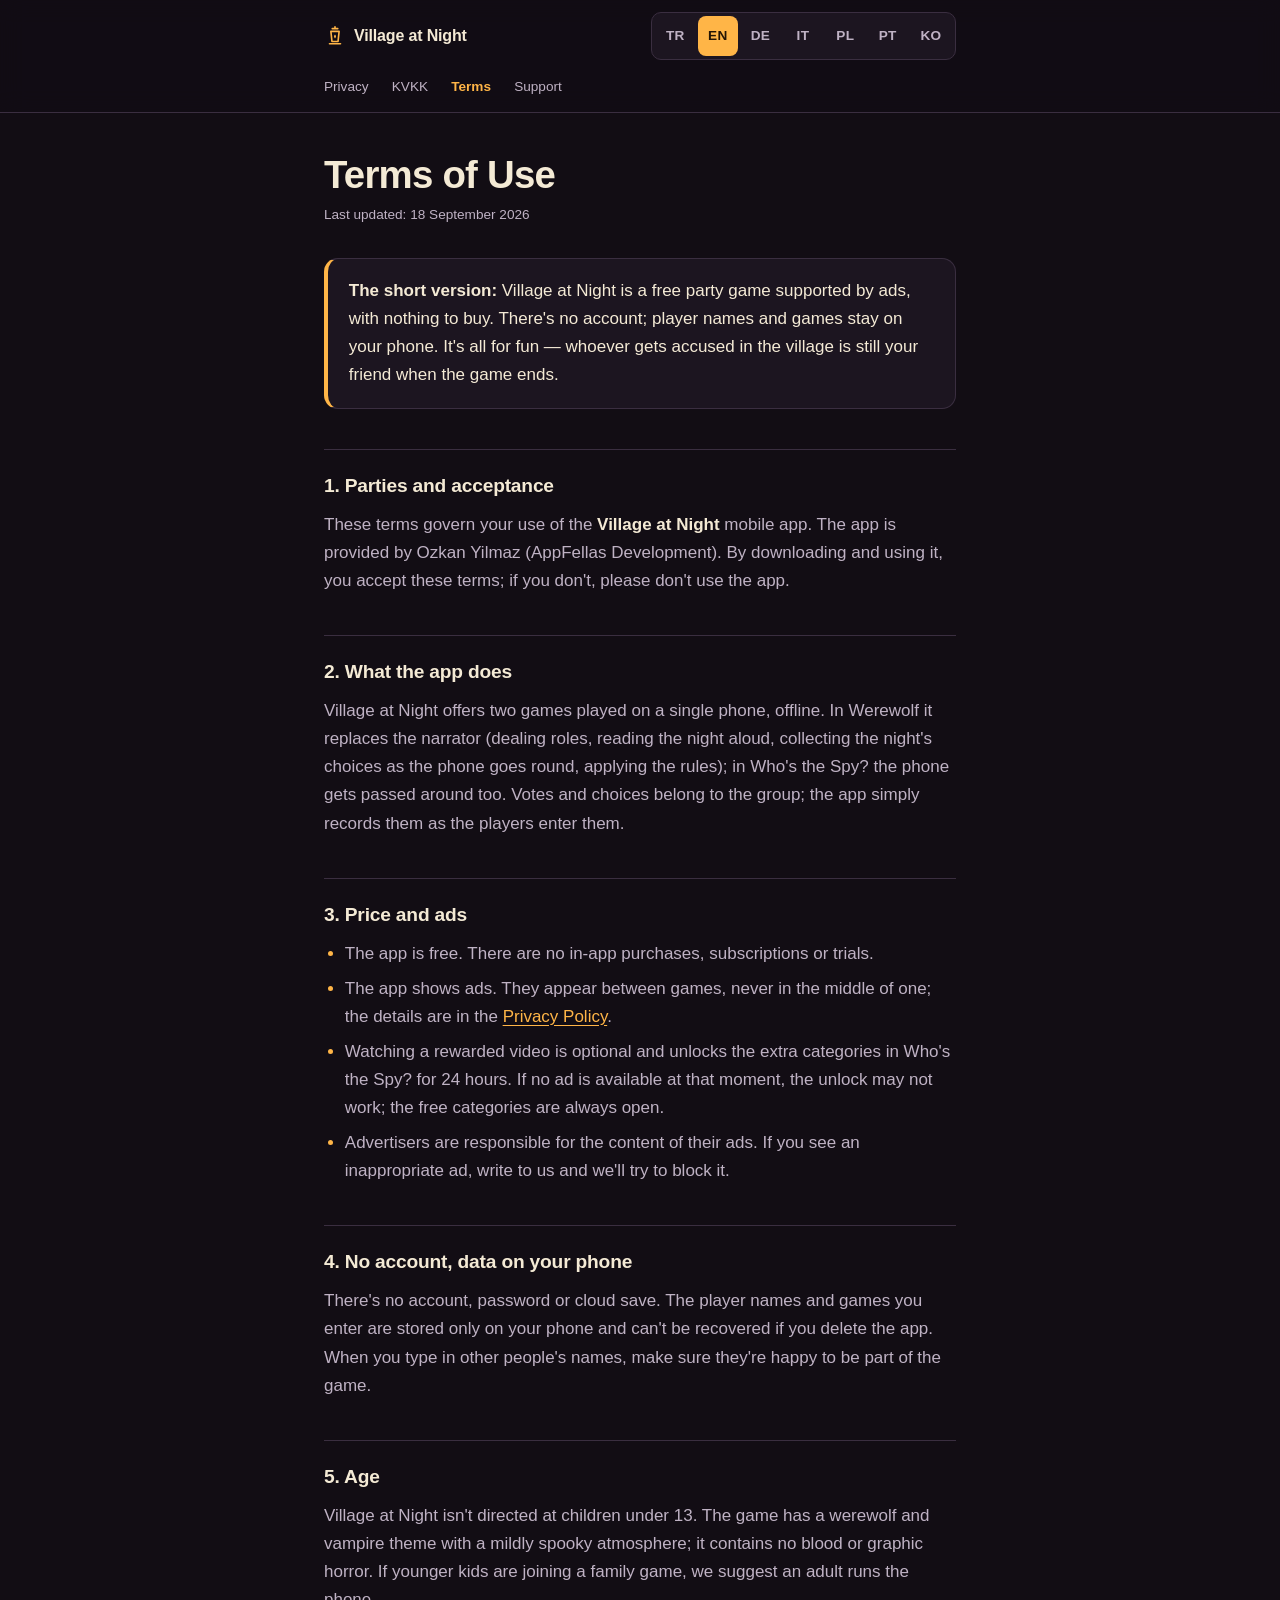
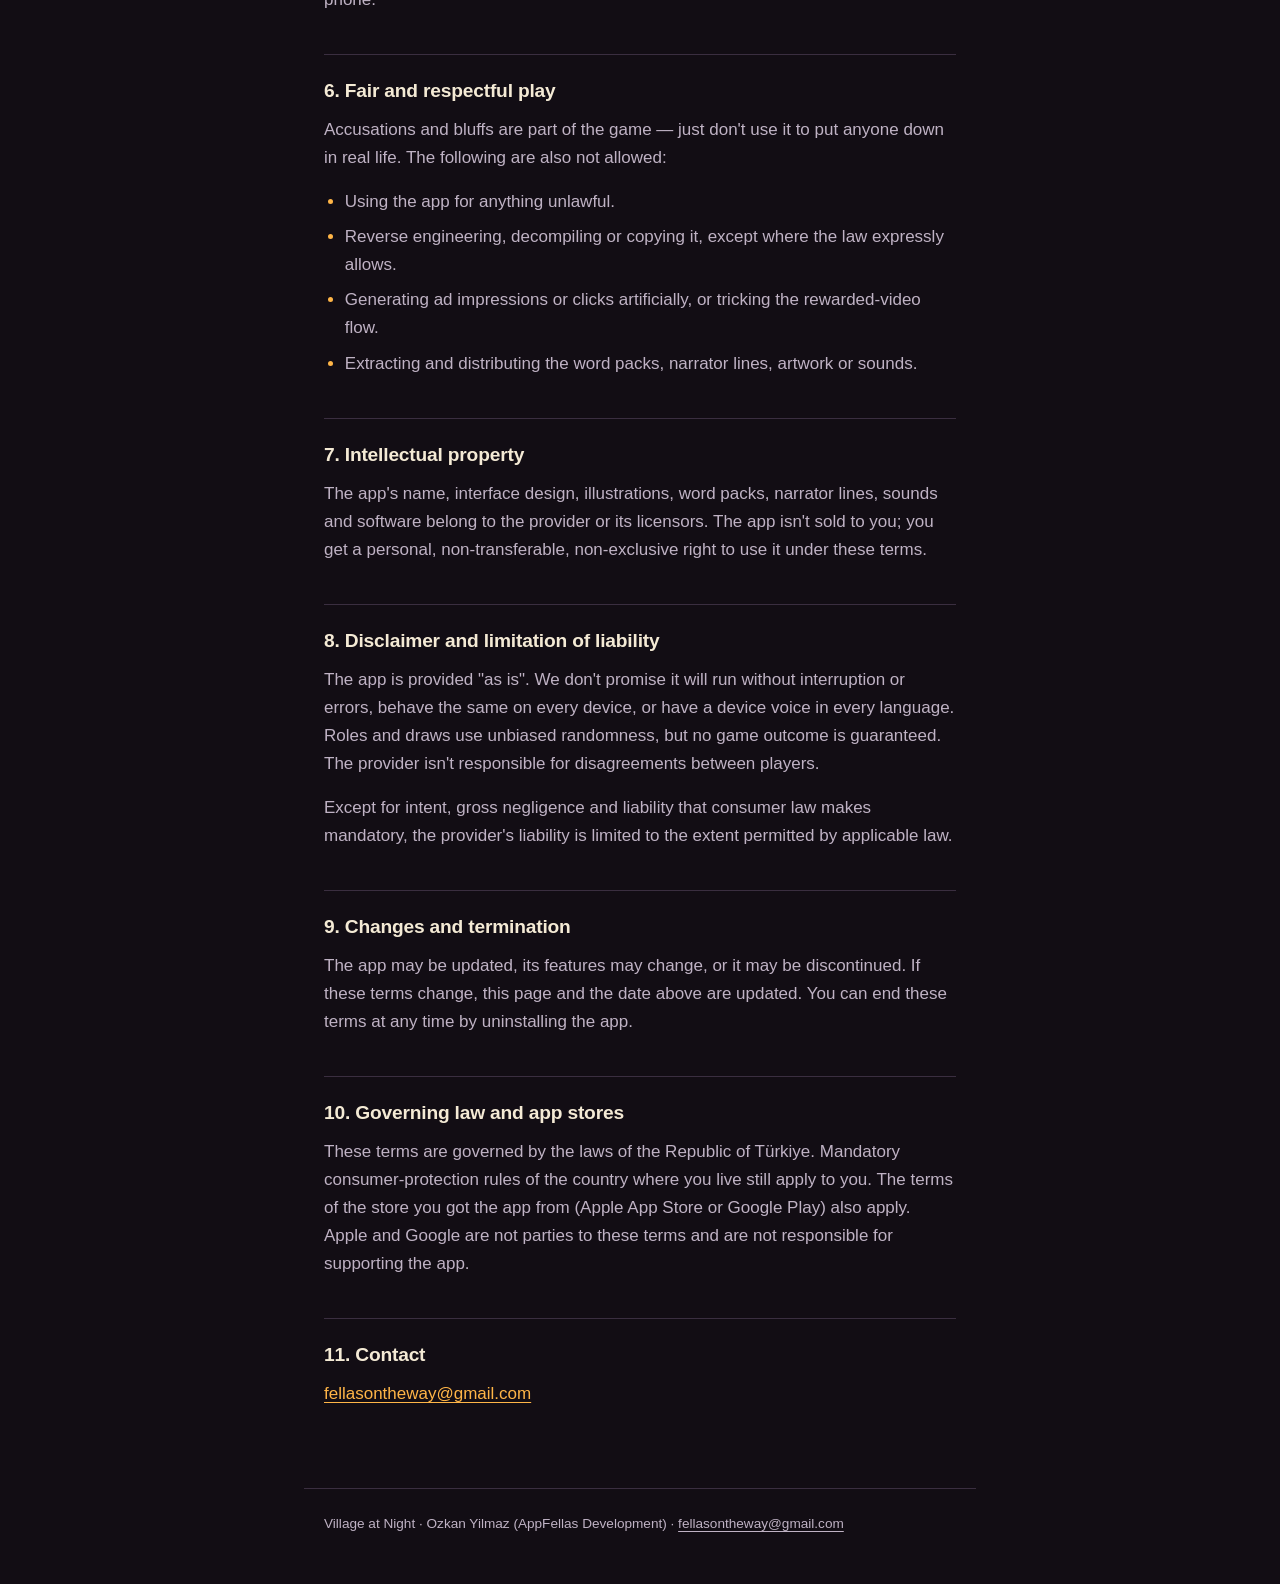
<file: terms.html>
<!doctype html>
<html lang="tr">
<head>
<meta charset="utf-8">
<meta name="viewport" content="width=device-width, initial-scale=1">
<title>Köy Gecesi — Kullanım Koşulları</title>
<meta name="description" content="Köy Gecesi kullanım koşulları: ücretsiz ve reklamlı parti oyunu, hesap yok, oyun verisi telefonda, adil ve saygılı oyun, sorumluluk sınırları.">
<meta name="color-scheme" content="dark">
<meta name="theme-color" content="#120D14">
<link rel="stylesheet" href="style.css">
</head>
<body data-title-tr="Köy Gecesi — Kullanım Koşulları" data-title-en="Village at Night — Terms of Use" data-title-de="Dorfnacht — Nutzungsbedingungen" data-title-it="Notte al Villaggio — Termini d'uso" data-title-pl="Noc w Wiosce — Regulamin" data-title-pt-br="Noite na Vila — Termos de Uso" data-title-ko="마을의 밤 — 이용약관">

<a class="atla" href="#icerik" data-serit="atla">İçeriğe geç</a>

<header>
  <div class="bar">
    <a class="brand" href="privacy.html"><svg viewBox="0 0 24 24" aria-hidden="true" fill="none" stroke="#FFB547" stroke-width="1.8" stroke-linecap="round" stroke-linejoin="round"><path d="M12 2v2M9 4h6M7.5 7h9l-1.2 11H8.7z"/><path d="M6 20.5h12"/><path d="M12 10.3c1.3 1.4 1.7 2.6 0 4.3-1.7-1.7-1.3-2.9 0-4.3z" fill="#FFB547" stroke="none"/></svg><span data-serit="marka">Köy Gecesi</span></a>
    <div class="lang" role="group" aria-label="Dil">
      <button type="button" data-set-lang="tr" lang="tr" aria-label="TR, Türkçe" aria-pressed="true">TR</button>
      <button type="button" data-set-lang="en" lang="en" aria-label="EN, English" aria-pressed="false">EN</button>
      <button type="button" data-set-lang="de" lang="de" aria-label="DE, Deutsch" aria-pressed="false">DE</button>
      <button type="button" data-set-lang="it" lang="it" aria-label="IT, Italiano" aria-pressed="false">IT</button>
      <button type="button" data-set-lang="pl" lang="pl" aria-label="PL, Polski" aria-pressed="false">PL</button>
      <button type="button" data-set-lang="pt-BR" lang="pt-BR" aria-label="PT, Português (Brasil)" aria-pressed="false">PT</button>
      <button type="button" data-set-lang="ko" lang="ko" aria-label="KO, 한국어" aria-pressed="false">KO</button>
    </div>
    <nav class="sayfalar">
      <a href="privacy.html" data-sayfa="privacy"><span class="etiket">Gizlilik</span></a>
      <a href="kvkk.html" data-sayfa="kvkk"><span class="etiket">KVKK</span></a>
      <a href="terms.html" data-sayfa="terms" aria-current="page"><span class="etiket">Koşullar</span></a>
      <a href="support.html" data-sayfa="support"><span class="etiket">Destek</span></a>
    </nav>
  </div>
</header>

<main id="icerik">

<!-- ═══════════════════════════ TÜRKÇE ═══════════════════════════ -->
<section data-lang="tr" lang="tr" class="active">
  <h1>Kullanım Koşulları</h1>
  <p class="updated">Son güncelleme: 18 Eylül 2026</p>

  <div class="ozet">
    <p><strong>Kısa hâli:</strong> Köy Gecesi ücretsiz bir parti oyunudur; reklamla
    ayakta durur, satın alınacak bir şey yoktur. Hesap açmazsın; oyuncu adları ve oyunlar
    telefonunda kalır. Oyun eğlence içindir: köyde suçlanan herkes oyun bitince yine
    arkadaşındır.</p>
  </div>

  <h2>1. Taraflar ve kabul</h2>
  <p>Bu koşullar <strong>Köy Gecesi</strong> mobil uygulamasının kullanımını düzenler.
  Uygulamayı Özkan Yılmaz (AppFellas Development) sunar. Uygulamayı indirip
  kullanarak bu koşulları kabul etmiş olursun; kabul etmiyorsan uygulamayı
  kullanma.</p>

  <h2>2. Uygulama ne yapar</h2>
  <p>Köy Gecesi, tek telefonla ve internetsiz oynanan iki oyun sunar: Vampir Köylü'de
  ayrı bir anlatıcıya gerek bırakmaz (rolleri dağıtır, geceyi sesli okur, gece
  seçimlerini telefon elden ele dolaşırken toplar, kuralları uygular); Casus Kim'de de
  telefon elden ele dolaşır. Oylar ve seçimler grubun kendi kararıdır; uygulama bunları
  oyuncuların girdiği hâliyle işler.</p>

  <h2>3. Ücret ve reklamlar</h2>
  <ul>
    <li>Uygulama ücretsizdir. Uygulama içi satın alma, abonelik ya da deneme süresi
    yoktur.</li>
    <li>Uygulama reklam gösterir. Reklamlar oyunların arasında çıkar, oyunun ortasına
    girmez; ayrıntı <a href="privacy.html">Gizlilik Politikası</a>'ndadır.</li>
    <li>Ödüllü video izlemek isteğe bağlıdır ve Casus Kim'deki ekstra kategorileri
    24 saat açar. O an gösterilecek reklam yoksa kilit açılamayabilir; ücretsiz
    kategoriler her zaman açıktır.</li>
    <li>Reklamların içeriğinden reklam verenler sorumludur. Uygunsuz bir reklam görürsen
    bize yaz; engellemeye çalışırız.</li>
  </ul>

  <h2>4. Hesap yok, veriler telefonda</h2>
  <p>Hesap, şifre ya da bulut kaydı yoktur. Girdiğin oyuncu adları ve oyunlar yalnız
  telefonunda saklanır; uygulamayı silersen geri getirilemez. Başkalarının adını
  yazarken onların da bu oyunda olmaktan memnun olduğundan emin ol.</p>

  <h2>5. Yaş</h2>
  <p>Köy Gecesi 13 yaşından küçük çocuklara yönelik değildir. Oyun vampir ve kurt adam
  temalı, hafif ürkütücü bir atmosfere sahiptir; kan ya da ayrıntılı korku sahnesi
  içermez. Daha küçüklerin de bulunduğu bir aile ortamında oynanacaksa telefonu bir
  yetişkinin yönetmesini öneririz.</p>

  <h2>6. Adil ve saygılı oyun</h2>
  <p>Oyun içindeki suçlamalar ve blöfler oyunun parçasıdır; oyunu kimseyi gerçek
  hayatta küçük düşürmek için kullanma. Ayrıca şunlar kabul edilmez:</p>
  <ul>
    <li>Uygulamayı hukuka aykırı amaçlarla kullanmak.</li>
    <li>Yasanın açıkça izin verdiği hâller dışında tersine mühendislik yapmak, kaynak
    koda dönüştürmek ya da kopyalamak.</li>
    <li>Reklam gösterimini ya da tıklamasını yapay yollarla üretmek, ödüllü akışı hileyle
    tetiklemek.</li>
    <li>Kelime paketlerini, anlatıcı metinlerini, görselleri ya da sesleri çıkarıp
    dağıtmak.</li>
  </ul>

  <h2>7. Fikri mülkiyet</h2>
  <p>Uygulamanın adı, arayüz tasarımı, illüstrasyonları, kelime paketleri, anlatıcı
  metinleri, sesleri ve yazılımı üzerindeki haklar sağlayıcıya ya da lisans verenlerine
  aittir. Uygulama sana satılmaz; bu koşullara uygun, kişisel, devredilemez ve münhasır
  olmayan bir kullanım hakkı tanınır.</p>

  <h2>8. Garanti reddi ve sorumluluk sınırı</h2>
  <p>Uygulama "olduğu gibi" sunulur. Kesintisiz ya da hatasız çalışacağı, her cihazda
  aynı davranacağı ya da her dilde cihaz sesi bulunacağı taahhüt edilmez. Kura ve rol
  dağıtımı yansız rastgelelikle yapılır, ancak bir oyunun sonucu garanti edilmez.
  Oyuncular arasındaki anlaşmazlıklardan sağlayıcı sorumlu değildir.</p>
  <p>Kast ve ağır ihmal hâlleri ile tüketici mevzuatından doğan zorunlu sorumluluklar
  saklı kalmak üzere, sağlayıcının sorumluluğu yürürlükteki hukukun izin verdiği ölçüde
  sınırlıdır.</p>

  <h2>9. Değişiklikler ve sona erme</h2>
  <p>Uygulama güncellenebilir, özellikleri değişebilir ya da sunumu durdurulabilir. Bu
  koşullar değişirse bu sayfa ve üstteki tarih güncellenir. Uygulamayı kaldırarak bu
  koşulları istediğin zaman sona erdirebilirsin.</p>

  <h2>10. Uygulanacak hukuk ve mağazalar</h2>
  <p>Bu koşullara Türkiye Cumhuriyeti hukuku uygulanır. Tüketici olarak yaşadığın
  ülkenin seni koruyan emredici kuralları saklıdır; Türkiye'de Tüketici Hakem Heyetleri
  ve Tüketici Mahkemeleri'ne başvurma hakkın vardır. Uygulamayı edindiğin mağazanın
  (Apple App Store ya da Google Play) koşulları da geçerlidir. Apple ve Google bu
  koşulların tarafı değildir ve uygulamanın desteğinden sorumlu değildir.</p>

  <h2>11. İletişim</h2>
  <p><a href="mailto:fellasontheway@gmail.com">fellasontheway@gmail.com</a></p>
</section>

<!-- ═══════════════════════════ ENGLISH ═══════════════════════════ -->
<section data-lang="en" lang="en">
  <h1>Terms of Use</h1>
  <p class="updated">Last updated: 18 September 2026</p>

  <div class="ozet">
    <p><strong>The short version:</strong> Village at Night is a free party game supported
    by ads, with nothing to buy. There's no account; player names and games stay on your
    phone. It's all for fun — whoever gets accused in the village is still your friend
    when the game ends.</p>
  </div>

  <h2>1. Parties and acceptance</h2>
  <p>These terms govern your use of the <strong>Village at Night</strong> mobile app. The
  app is provided by Ozkan Yilmaz (AppFellas Development). By downloading and
  using it, you accept these terms; if you don't, please don't use the app.</p>

  <h2>2. What the app does</h2>
  <p>Village at Night offers two games played on a single phone, offline. In Werewolf it
  replaces the narrator (dealing roles, reading the night aloud, collecting the night's
  choices as the phone goes round, applying the rules); in Who's the Spy? the phone gets
  passed around too. Votes and choices belong to the group; the app simply records them as
  the players enter them.</p>

  <h2>3. Price and ads</h2>
  <ul>
    <li>The app is free. There are no in-app purchases, subscriptions or trials.</li>
    <li>The app shows ads. They appear between games, never in the middle of one; the
    details are in the <a href="privacy.html?lang=en">Privacy Policy</a>.</li>
    <li>Watching a rewarded video is optional and unlocks the extra categories in
    Who's the Spy? for 24 hours. If no ad is available at that moment, the unlock may
    not work; the free categories are always open.</li>
    <li>Advertisers are responsible for the content of their ads. If you see an
    inappropriate ad, write to us and we'll try to block it.</li>
  </ul>

  <h2>4. No account, data on your phone</h2>
  <p>There's no account, password or cloud save. The player names and games you enter
  are stored only on your phone and can't be recovered if you delete the app. When you
  type in other people's names, make sure they're happy to be part of the game.</p>

  <h2>5. Age</h2>
  <p>Village at Night isn't directed at children under 13. The game has a werewolf and
  vampire theme with a mildly spooky atmosphere; it contains no blood or graphic horror.
  If younger kids are joining a family game, we suggest an adult runs the phone.</p>

  <h2>6. Fair and respectful play</h2>
  <p>Accusations and bluffs are part of the game — just don't use it to put anyone down
  in real life. The following are also not allowed:</p>
  <ul>
    <li>Using the app for anything unlawful.</li>
    <li>Reverse engineering, decompiling or copying it, except where the law expressly
    allows.</li>
    <li>Generating ad impressions or clicks artificially, or tricking the rewarded-video
    flow.</li>
    <li>Extracting and distributing the word packs, narrator lines, artwork or
    sounds.</li>
  </ul>

  <h2>7. Intellectual property</h2>
  <p>The app's name, interface design, illustrations, word packs, narrator lines, sounds
  and software belong to the provider or its licensors. The app isn't sold to you; you
  get a personal, non-transferable, non-exclusive right to use it under these terms.</p>

  <h2>8. Disclaimer and limitation of liability</h2>
  <p>The app is provided "as is". We don't promise it will run without interruption or
  errors, behave the same on every device, or have a device voice in every language.
  Roles and draws use unbiased randomness, but no game outcome is guaranteed. The
  provider isn't responsible for disagreements between players.</p>
  <p>Except for intent, gross negligence and liability that consumer law makes
  mandatory, the provider's liability is limited to the extent permitted by applicable
  law.</p>

  <h2>9. Changes and termination</h2>
  <p>The app may be updated, its features may change, or it may be discontinued. If
  these terms change, this page and the date above are updated. You can end these terms
  at any time by uninstalling the app.</p>

  <h2>10. Governing law and app stores</h2>
  <p>These terms are governed by the laws of the Republic of Türkiye. Mandatory
  consumer-protection rules of the country where you live still apply to you. The terms
  of the store you got the app from (Apple App Store or Google Play) also apply. Apple
  and Google are not parties to these terms and are not responsible for supporting the
  app.</p>

  <h2>11. Contact</h2>
  <p><a href="mailto:fellasontheway@gmail.com">fellasontheway@gmail.com</a></p>
</section>

<!-- ═══════════════════════════ DEUTSCH ═══════════════════════════ -->
<section data-lang="de" lang="de">
  <h1>Nutzungsbedingungen</h1>
  <p class="updated">Stand: 18. September 2026</p>

  <div class="ozet">
    <p><strong>Kurz gesagt:</strong> Dorfnacht ist ein kostenloses Partyspiel, finanziert
    durch Werbung, ohne Käufe. Es gibt kein Konto; Spielernamen und Spiele bleiben auf
    deinem Handy. Alles nur zum Spaß – wer im Dorf verdächtigt wird, ist nach dem Spiel
    immer noch dein Freund.</p>
  </div>

  <h2>1. Anbieter und Zustimmung</h2>
  <p>Diese Bedingungen regeln die Nutzung der App <strong>Dorfnacht</strong>. Anbieter
  ist Ozkan Yilmaz (AppFellas Development). Mit dem Herunterladen und Nutzen der
  App stimmst du diesen Bedingungen zu; wenn nicht, nutze die App bitte nicht.</p>

  <h2>2. Was die App macht</h2>
  <p>Dorfnacht bietet zwei Spiele für ein einziges Handy, ganz ohne Internet. Bei Werwolf
  braucht es keine Spielleitung (die App verteilt die Rollen, liest die Nacht vor,
  sammelt die nächtlichen Entscheidungen, während das Handy reihum geht, und wendet die
  Regeln an); bei „Wer ist der Spion?“ geht das Handy ebenfalls reihum. Stimmen und
  Entscheidungen trifft die Gruppe; die App übernimmt sie so, wie die Spielenden sie
  eingeben.</p>

  <h2>3. Preis und Werbung</h2>
  <ul>
    <li>Die App ist kostenlos. Es gibt keine In-App-Käufe, Abos oder Testphasen.</li>
    <li>Die App zeigt Werbung – zwischen den Spielen, nie mittendrin. Details stehen in
    der <a href="privacy.html?lang=de">Datenschutzerklärung</a>.</li>
    <li>Belohnungsvideos sind freiwillig und schalten die Extra-Kategorien bei „Wer ist
    der Spion?“ für 24 Stunden frei. Gibt es gerade keine Anzeige, klappt die
    Freischaltung eventuell nicht; die kostenlosen Kategorien sind immer offen.</li>
    <li>Für den Inhalt der Anzeigen sind die Werbetreibenden verantwortlich. Siehst du
    eine unpassende Anzeige, schreib uns – wir versuchen, sie zu sperren.</li>
  </ul>

  <h2>4. Kein Konto, Daten auf dem Handy</h2>
  <p>Es gibt kein Konto, kein Passwort und keinen Cloud-Speicher. Spielernamen und
  Spiele liegen nur auf deinem Handy und lassen sich nach dem Löschen der App nicht
  wiederherstellen. Wenn du Namen anderer eingibst, sollten sie damit einverstanden
  sein.</p>

  <h2>5. Alter</h2>
  <p>Dorfnacht richtet sich nicht an Kinder unter 13 Jahren. Das Spiel hat ein Werwolf-
  und Vampir-Thema mit leicht gruseliger Stimmung, aber kein Blut und keine drastischen
  Horrorszenen. Spielen jüngere Kinder in der Familie mit, sollte am besten ein
  Erwachsener das Handy führen.</p>

  <h2>6. Fair und respektvoll spielen</h2>
  <p>Verdächtigungen und Bluffs gehören zum Spiel – nutze es aber nicht, um jemanden im
  echten Leben bloßzustellen. Außerdem nicht erlaubt:</p>
  <ul>
    <li>die App für rechtswidrige Zwecke zu nutzen;</li>
    <li>Reverse Engineering, Dekompilieren oder Kopieren, soweit das Gesetz es nicht
    ausdrücklich erlaubt;</li>
    <li>Werbeaufrufe oder Klicks künstlich zu erzeugen oder den Belohnungsablauf zu
    manipulieren;</li>
    <li>Wortpakete, Erzähltexte, Grafiken oder Sounds zu extrahieren und zu
    verbreiten.</li>
  </ul>

  <h2>7. Geistiges Eigentum</h2>
  <p>Name, Oberflächendesign, Illustrationen, Wortpakete, Erzähltexte, Sounds und
  Software der App gehören dem Anbieter oder seinen Lizenzgebern. Die App wird dir nicht
  verkauft; du erhältst ein persönliches, nicht übertragbares, nicht exklusives
  Nutzungsrecht nach diesen Bedingungen.</p>

  <h2>8. Gewährleistung und Haftung</h2>
  <p>Die App wird so bereitgestellt, wie sie ist. Wir versprechen nicht, dass sie ohne
  Unterbrechung oder Fehler läuft, sich auf jedem Gerät gleich verhält oder in jeder
  Sprache eine Gerätestimme hat. Rollen und Auslosung nutzen unverfälschten Zufall, ein
  bestimmter Spielausgang ist aber nicht garantiert. Für Streit zwischen Spielern haftet
  der Anbieter nicht.</p>
  <p>Für Vorsatz und grobe Fahrlässigkeit, für Schäden aus der Verletzung von Leben,
  Körper oder Gesundheit sowie nach zwingendem Verbraucherrecht haften wir unbeschränkt;
  im Übrigen ist die Haftung beschränkt, soweit das anwendbare Recht es zulässt.</p>

  <h2>9. Änderungen und Beendigung</h2>
  <p>Die App kann aktualisiert, verändert oder eingestellt werden. Ändern sich diese
  Bedingungen, werden diese Seite und das Datum oben aktualisiert. Du kannst die
  Nutzung jederzeit beenden, indem du die App löschst.</p>

  <h2>10. Anwendbares Recht und App-Stores</h2>
  <p>Es gilt das Recht der Republik Türkei. Zwingende Verbraucherschutzvorschriften des
  Landes, in dem du lebst, bleiben unberührt. Zusätzlich gelten die Bedingungen des
  Stores, aus dem du die App hast (Apple App Store oder Google Play). Apple und Google
  sind nicht Vertragspartei und nicht für den Support der App zuständig.</p>

  <h2>11. Kontakt</h2>
  <p><a href="mailto:fellasontheway@gmail.com">fellasontheway@gmail.com</a></p>
</section>

<!-- ═══════════════════════════ ITALIANO ═══════════════════════════ -->
<section data-lang="it" lang="it">
  <h1>Termini d'uso</h1>
  <p class="updated">Ultimo aggiornamento: 18 settembre 2026</p>

  <div class="ozet">
    <p><strong>In breve:</strong> Notte al Villaggio è un gioco di società gratuito,
    sostenuto dalla pubblicità, senza acquisti. Non serve un account; nomi e partite
    restano sul tuo telefono. È tutto per divertirsi: chi viene accusato al villaggio
    resta tuo amico anche a fine partita.</p>
  </div>

  <h2>1. Parti e accettazione</h2>
  <p>Questi termini regolano l'uso dell'app <strong>Notte al Villaggio</strong>, offerta
  da Ozkan Yilmaz (AppFellas Development). Scaricando e usando l'app accetti
  questi termini; se non li accetti, non usare l'app.</p>

  <h2>2. Cosa fa l'app</h2>
  <p>Notte al Villaggio offre due giochi su un solo telefono, senza internet. In Lupo
  Mannaro fa a meno del narratore (distribuisce i ruoli, legge la notte ad alta voce,
  raccoglie le scelte notturne mentre il telefono fa il giro, applica le regole); in «Chi
  è la spia?» il telefono passa di mano in mano. Voti e scelte spettano al gruppo: l'app li
  registra come li inseriscono i giocatori.</p>

  <h2>3. Prezzo e pubblicità</h2>
  <ul>
    <li>L'app è gratuita. Non ci sono acquisti in-app, abbonamenti o periodi di
    prova.</li>
    <li>L'app mostra annunci tra una partita e l'altra, mai nel mezzo; i dettagli sono
    nell'<a href="privacy.html?lang=it">Informativa sulla privacy</a>.</li>
    <li>I video con premio sono facoltativi e sbloccano per 24 ore le categorie extra di
    «Chi è la spia?». Se in quel momento non c'è un annuncio disponibile, lo sblocco può
    non riuscire; le categorie gratuite restano sempre aperte.</li>
    <li>Del contenuto degli annunci rispondono gli inserzionisti. Se vedi un annuncio
    inadatto, scrivici e proveremo a bloccarlo.</li>
  </ul>

  <h2>4. Niente account, dati sul telefono</h2>
  <p>Non ci sono account, password o salvataggi nel cloud. Nomi dei giocatori e partite
  restano solo sul tuo telefono e non si possono recuperare se elimini l'app. Quando
  inserisci i nomi di altre persone, assicurati che siano contente di partecipare.</p>

  <h2>5. Età</h2>
  <p>Notte al Villaggio non è rivolta ai minori di 13 anni. Il gioco ha un tema di lupi
  mannari e vampiri con un'atmosfera un po' inquietante, ma senza sangue né scene horror
  esplicite. Se in famiglia giocano anche bambini più piccoli, è meglio che il telefono
  lo gestisca un adulto.</p>

  <h2>6. Gioco leale e rispettoso</h2>
  <p>Accuse e bluff fanno parte del gioco: non usarlo però per mettere in ridicolo
  qualcuno nella vita reale. Inoltre non è consentito:</p>
  <ul>
    <li>usare l'app per scopi illeciti;</li>
    <li>decompilarla, fare reverse engineering o copiarla, salvo quanto espressamente
    consentito dalla legge;</li>
    <li>generare in modo artificiale visualizzazioni o clic sugli annunci, o manipolare i
    video con premio;</li>
    <li>estrarre e diffondere pacchetti di parole, testi del narratore, illustrazioni o
    suoni.</li>
  </ul>

  <h2>7. Proprietà intellettuale</h2>
  <p>Nome, grafica dell'interfaccia, illustrazioni, pacchetti di parole, testi del
  narratore, suoni e software dell'app appartengono al fornitore o ai suoi licenzianti.
  L'app non ti viene venduta: ricevi un diritto d'uso personale, non trasferibile e non
  esclusivo, secondo questi termini.</p>

  <h2>8. Garanzie e responsabilità</h2>
  <p>L'app è fornita «così com'è». Non promettiamo che funzioni senza interruzioni o
  errori, che si comporti allo stesso modo su ogni dispositivo o che ci sia una voce di
  sistema per ogni lingua. Ruoli e sorteggi usano una casualità imparziale, ma nessun
  esito è garantito. Il fornitore non risponde di discussioni tra giocatori.</p>
  <p>Salvo dolo, colpa grave e le responsabilità inderogabili previste dal Codice del
  consumo, la responsabilità del fornitore è limitata nei limiti consentiti dalla legge
  applicabile.</p>

  <h2>9. Modifiche e cessazione</h2>
  <p>L'app può essere aggiornata, modificata o ritirata. Se questi termini cambiano,
  vengono aggiornate questa pagina e la data in alto. Puoi smettere di usarla in
  qualsiasi momento disinstallandola.</p>

  <h2>10. Legge applicabile e store</h2>
  <p>Si applica la legge della Repubblica di Turchia, fatte salve le norme inderogabili a
  tutela dei consumatori del Paese in cui vivi. Valgono inoltre i termini dello store da
  cui hai scaricato l'app (Apple App Store o Google Play). Apple e Google non sono parti
  di questi termini e non sono responsabili dell'assistenza sull'app.</p>

  <h2>11. Contatti</h2>
  <p><a href="mailto:fellasontheway@gmail.com">fellasontheway@gmail.com</a></p>
</section>

<!-- ═══════════════════════════ POLSKI ═══════════════════════════ -->
<section data-lang="pl" lang="pl">
  <h1>Regulamin</h1>
  <p class="updated">Ostatnia aktualizacja: 18 września 2026</p>

  <div class="ozet">
    <p><strong>W skrócie:</strong> Noc w Wiosce to darmowa gra imprezowa utrzymywana
    z reklam, bez żadnych zakupów. Nie ma konta; imiona i gry zostają na Twoim telefonie.
    To tylko zabawa — kogo oskarżono w wiosce, ten po grze nadal jest Twoim
    przyjacielem.</p>
  </div>

  <h2>1. Strony i akceptacja</h2>
  <p>Regulamin określa zasady korzystania z aplikacji <strong>Noc w Wiosce</strong>,
  udostępnianej przez Ozkan Yilmaz (AppFellas Development). Pobierając aplikację
  i korzystając z niej, akceptujesz regulamin; jeśli się z nim nie zgadzasz, nie korzystaj
  z aplikacji.</p>

  <h2>2. Co robi aplikacja</h2>
  <p>Noc w Wiosce oferuje dwie gry na jeden telefon, bez internetu. W Wilkołaku zastępuje
  prowadzącego (rozdaje role, czyta noc na głos, zbiera nocne wybory, gdy telefon krąży
  po kolei, pilnuje zasad); w „Kto jest szpiegiem?” telefon też krąży z rąk do rąk. Głosy
  i decyzje należą do grupy — aplikacja zapisuje je tak, jak wprowadzą je gracze.</p>

  <h2>3. Cena i reklamy</h2>
  <ul>
    <li>Aplikacja jest darmowa. Nie ma zakupów w aplikacji, subskrypcji ani okresów
    próbnych.</li>
    <li>Aplikacja wyświetla reklamy między grami, nigdy w ich trakcie; szczegóły są
    w <a href="privacy.html?lang=pl">Polityce prywatności</a>.</li>
    <li>Filmy z nagrodą są dobrowolne i odblokowują na 24 godziny dodatkowe kategorie
    w „Kto jest szpiegiem?”. Jeśli akurat nie ma dostępnej reklamy, odblokowanie może się
    nie udać; darmowe kategorie są zawsze dostępne.</li>
    <li>Za treść reklam odpowiadają reklamodawcy. Jeśli zobaczysz niestosowną reklamę,
    napisz do nas — spróbujemy ją zablokować.</li>
  </ul>

  <h2>4. Bez konta, dane na telefonie</h2>
  <p>Nie ma konta, hasła ani zapisu w chmurze. Imiona graczy i gry są przechowywane tylko
  na Twoim telefonie i nie da się ich odzyskać po usunięciu aplikacji. Wpisując imiona
  innych osób, upewnij się, że chcą brać udział w grze.</p>

  <h2>5. Wiek</h2>
  <p>Noc w Wiosce nie jest skierowana do dzieci poniżej 13 lat. Gra ma motyw wilkołaków
  i wampirów z lekko niepokojącym klimatem, ale bez krwi i dosadnych scen grozy. Jeśli
  w rodzinnej grze biorą udział młodsze dzieci, najlepiej, żeby telefon obsługiwał
  dorosły.</p>

  <h2>6. Uczciwa i życzliwa gra</h2>
  <p>Oskarżenia i blefy są częścią gry — nie wykorzystuj jej jednak do ośmieszania kogoś
  w prawdziwym życiu. Niedozwolone jest także:</p>
  <ul>
    <li>korzystanie z aplikacji w celach niezgodnych z prawem;</li>
    <li>inżynieria wsteczna, dekompilacja lub kopiowanie aplikacji, poza przypadkami
    wyraźnie dozwolonymi przez prawo;</li>
    <li>sztuczne generowanie wyświetleń lub kliknięć reklam albo oszukiwanie mechanizmu
    filmów z nagrodą;</li>
    <li>wydobywanie i rozpowszechnianie pakietów słów, tekstów narratora, grafik lub
    dźwięków.</li>
  </ul>

  <h2>7. Własność intelektualna</h2>
  <p>Nazwa, projekt interfejsu, ilustracje, pakiety słów, teksty narratora, dźwięki
  i oprogramowanie aplikacji należą do dostawcy lub jego licencjodawców. Aplikacja nie
  jest Ci sprzedawana; otrzymujesz osobiste, niezbywalne i niewyłączne prawo do korzystania
  z niej zgodnie z regulaminem.</p>

  <h2>8. Gwarancje i odpowiedzialność</h2>
  <p>Aplikacja jest udostępniana w obecnej postaci. Nie obiecujemy, że będzie działać bez
  przerw i błędów, zachowywać się tak samo na każdym urządzeniu ani że w każdym języku
  będzie dostępny głos urządzenia. Role i losowania korzystają z bezstronnej losowości,
  ale żaden wynik gry nie jest gwarantowany. Dostawca nie odpowiada za spory między
  graczami.</p>
  <p>Z zastrzeżeniem odpowiedzialności za winę umyślną, rażące niedbalstwo oraz
  bezwzględnie obowiązujących przepisów konsumenckich odpowiedzialność dostawcy jest
  ograniczona w zakresie dozwolonym przez prawo.</p>

  <h2>9. Zmiany i zakończenie</h2>
  <p>Aplikacja może być aktualizowana, zmieniana lub wycofana. Jeśli regulamin się zmieni,
  zaktualizujemy tę stronę i datę u góry. Możesz w każdej chwili zakończyć korzystanie
  z aplikacji, odinstalowując ją.</p>

  <h2>10. Prawo właściwe i sklepy</h2>
  <p>Regulamin podlega prawu Republiki Turcji, z zastrzeżeniem bezwzględnie obowiązujących
  przepisów chroniących konsumentów w kraju Twojego zamieszkania. Obowiązują także zasady
  sklepu, z którego pobrano aplikację (Apple App Store lub Google Play). Apple i Google nie
  są stronami regulaminu i nie odpowiadają za wsparcie aplikacji.</p>

  <h2>11. Kontakt</h2>
  <p><a href="mailto:fellasontheway@gmail.com">fellasontheway@gmail.com</a></p>
</section>

<!-- ═══════════════════════════ PORTUGUÊS (BRASIL) ═══════════════════════════ -->
<section data-lang="pt-BR" lang="pt-BR">
  <h1>Termos de Uso</h1>
  <p class="updated">Última atualização: 18 de setembro de 2026</p>

  <div class="ozet">
    <p><strong>Resumindo:</strong> o Noite na Vila é um jogo de festa gratuito, mantido
    por anúncios, sem nada para comprar. Não tem conta; nomes e partidas ficam no seu
    celular. É tudo brincadeira — quem for acusado na vila continua sendo seu amigo quando
    a partida acabar.</p>
  </div>

  <h2>1. Partes e aceitação</h2>
  <p>Estes termos regem o uso do app <strong>Noite na Vila</strong>, oferecido por
  Ozkan Yilmaz (AppFellas Development). Ao baixar e usar o app, você aceita estes
  termos; se não concordar, não use o app.</p>

  <h2>2. O que o app faz</h2>
  <p>O Noite na Vila oferece dois jogos para um único celular, sem internet. No Lobisomem,
  ele dispensa o narrador (distribui os papéis, lê a noite em voz alta, recolhe as
  escolhas da noite enquanto o celular passa pela roda, aplica as regras); no “Quem é o
  Espião?”, o celular também passa de mão em mão. Votos e escolhas são do grupo; o app só
  registra o que os jogadores informarem.</p>

  <h2>3. Preço e anúncios</h2>
  <ul>
    <li>O app é gratuito. Não há compras no app, assinaturas nem período de teste.</li>
    <li>O app exibe anúncios entre as partidas, nunca no meio delas; os detalhes estão na
    <a href="privacy.html?lang=pt-BR">Política de Privacidade</a>.</li>
    <li>Os vídeos premiados são opcionais e liberam por 24 horas as categorias extras do
    “Quem é o Espião?”. Se não houver anúncio disponível na hora, a liberação pode não
    funcionar; as categorias gratuitas ficam sempre liberadas.</li>
    <li>O conteúdo dos anúncios é responsabilidade dos anunciantes. Se aparecer um anúncio
    inadequado, escreva para nós que vamos tentar bloqueá-lo.</li>
  </ul>

  <h2>4. Sem conta, dados no celular</h2>
  <p>Não há conta, senha nem salvamento na nuvem. Nomes dos jogadores e partidas ficam só
  no seu celular e não podem ser recuperados se você apagar o app. Ao digitar o nome de
  outras pessoas, confirme que elas topam participar do jogo.</p>

  <h2>5. Idade</h2>
  <p>O Noite na Vila não é direcionado a menores de 13 anos. O jogo tem tema de lobisomens
  e vampiros, com um clima levemente assustador, mas sem sangue nem cenas explícitas de
  terror. Se crianças menores forem jogar em família, sugerimos que um adulto cuide do
  celular.</p>

  <h2>6. Jogo justo e respeitoso</h2>
  <p>Acusações e blefes fazem parte do jogo — só não use o jogo para humilhar alguém na
  vida real. Também não é permitido:</p>
  <ul>
    <li>usar o app para fins ilegais;</li>
    <li>fazer engenharia reversa, descompilar ou copiar o app, exceto quando a lei
    permitir expressamente;</li>
    <li>gerar exibições ou cliques em anúncios de forma artificial, ou burlar o fluxo dos
    vídeos premiados;</li>
    <li>extrair e distribuir pacotes de palavras, falas do narrador, ilustrações ou
    sons.</li>
  </ul>

  <h2>7. Propriedade intelectual</h2>
  <p>O nome, o design da interface, as ilustrações, os pacotes de palavras, as falas do
  narrador, os sons e o software do app pertencem ao fornecedor ou aos seus licenciantes.
  O app não é vendido a você; você recebe um direito de uso pessoal, intransferível e não
  exclusivo, conforme estes termos.</p>

  <h2>8. Garantias e responsabilidade</h2>
  <p>O app é fornecido “no estado em que se encontra”. Não prometemos que funcione sem
  interrupções ou erros, que se comporte igual em todos os aparelhos nem que exista voz
  do aparelho em todos os idiomas. Os papéis e sorteios usam aleatoriedade imparcial, mas
  nenhum resultado de partida é garantido. O fornecedor não responde por desentendimentos
  entre jogadores.</p>
  <p>Ressalvados o dolo, a culpa grave e os direitos garantidos pelo Código de Defesa do
  Consumidor, a responsabilidade do fornecedor fica limitada ao permitido pela lei
  aplicável.</p>

  <h2>9. Alterações e encerramento</h2>
  <p>O app pode ser atualizado, alterado ou descontinuado. Se estes termos mudarem, esta
  página e a data acima são atualizadas. Você pode encerrar o uso a qualquer momento
  desinstalando o app.</p>

  <h2>10. Lei aplicável e lojas</h2>
  <p>Estes termos seguem a lei da República da Turquia, sem prejuízo das normas de proteção
  ao consumidor do país onde você mora, que continuam valendo. Também valem os termos da
  loja em que você baixou o app (Apple App Store ou Google Play). A Apple e o Google não
  são partes destes termos e não respondem pelo suporte do app.</p>

  <h2>11. Contato</h2>
  <p><a href="mailto:fellasontheway@gmail.com">fellasontheway@gmail.com</a></p>
</section>

<!-- ═══════════════════════════ 한국어 ═══════════════════════════ -->
<section data-lang="ko" lang="ko">
  <h1>이용약관</h1>
  <p class="updated">최종 업데이트: 2026년 9월 18일</p>

  <div class="ozet">
    <p><strong>요약:</strong> 마을의 밤은 광고로 운영되는 무료 파티 게임이며, 구매할 항목이
    없습니다. 계정이 없고 플레이어 이름과 게임 기록은 휴대폰에만 남습니다. 모두 재미를 위한
    것이니, 마을에서 의심받은 사람도 게임이 끝나면 여전히 친구입니다.</p>
  </div>

  <h2>1. 당사자와 동의</h2>
  <p>이 약관은 <strong>마을의 밤</strong> 앱의 이용에 적용됩니다. 앱은
  Ozkan Yilmaz (AppFellas Development)이(가) 제공합니다. 앱을 내려받아 사용하면 이
  약관에 동의한 것으로 봅니다. 동의하지 않는 경우 앱을 사용하지 마십시오.</p>

  <h2>2. 앱이 하는 일</h2>
  <p>마을의 밤은 인터넷 없이 휴대폰 한 대로 즐기는 두 가지 게임을 제공합니다. 늑대인간에서는
  따로 진행자가 필요 없고(역할 배분, 밤 대사 낭독, 휴대폰을 돌리며 밤의 선택 수집, 규칙
  적용), ‘스파이는 누구?’에서도 휴대폰을 돌려 가며 플레이합니다. 투표와 선택은 그룹이
  결정하며, 앱은 플레이어가 입력한 대로 기록합니다.</p>

  <h2>3. 요금과 광고</h2>
  <ul>
    <li>앱은 무료입니다. 인앱 구매, 구독, 체험 기간이 없습니다.</li>
    <li>앱은 게임과 게임 사이에만 광고를 표시하며 게임 도중에는 표시하지 않습니다. 자세한
    내용은 <a href="privacy.html?lang=ko">개인정보 처리방침</a>에 있습니다.</li>
    <li>보상형 영상 시청은 선택 사항이며, ‘스파이는 누구?’의 추가 카테고리를 24시간 동안
    엽니다. 그 순간 표시할 광고가 없으면 열리지 않을 수 있으며, 무료 카테고리는 항상 열려
    있습니다.</li>
    <li>광고 내용에 대한 책임은 광고주에게 있습니다. 부적절한 광고를 보시면 알려 주십시오.
    차단하도록 노력하겠습니다.</li>
  </ul>

  <h2>4. 계정 없음, 휴대폰에 저장되는 정보</h2>
  <p>계정, 비밀번호, 클라우드 저장이 없습니다. 입력한 플레이어 이름과 게임 기록은
  휴대폰에만 저장되며, 앱을 삭제하면 복구할 수 없습니다. 다른 사람의 이름을 입력할 때는
  그 사람이 게임 참여에 동의하는지 확인해 주십시오.</p>

  <h2>5. 연령</h2>
  <p>마을의 밤은 만 13세 미만 아동을 대상으로 하지 않습니다. 늑대인간과 뱀파이어를 소재로 한
  약간 으스스한 분위기의 게임이지만, 피나 노골적인 공포 장면은 없습니다. 어린 자녀와 함께
  가족 게임을 할 때는 보호자가 휴대폰을 진행하는 것을 권장합니다.</p>

  <h2>6. 공정하고 서로 존중하는 플레이</h2>
  <p>게임 속 의심과 블러핑은 게임의 일부입니다. 다만 게임을 실제 생활에서 누군가를 깎아내리는
  데 사용하지 마십시오. 다음 행위도 허용되지 않습니다.</p>
  <ul>
    <li>불법적인 목적으로 앱을 사용하는 행위</li>
    <li>법이 명시적으로 허용하는 경우를 제외한 리버스 엔지니어링, 디컴파일, 복제</li>
    <li>광고 노출이나 클릭을 인위적으로 만들거나 보상형 영상 흐름을 조작하는 행위</li>
    <li>단어 팩, 진행 대사, 일러스트, 사운드를 추출해 배포하는 행위</li>
  </ul>

  <h2>7. 지식재산권</h2>
  <p>앱의 이름, 화면 디자인, 일러스트, 단어 팩, 진행 대사, 사운드, 소프트웨어에 대한 권리는
  제공자 또는 그 라이선스 제공자에게 있습니다. 앱은 판매되는 것이 아니며, 이용자에게는 이
  약관에 따른 개인적이고 양도할 수 없으며 비독점적인 사용 권한이 부여됩니다.</p>

  <h2>8. 보증의 부인과 책임의 제한</h2>
  <p>앱은 ‘있는 그대로’ 제공됩니다. 중단이나 오류 없이 작동하거나, 모든 기기에서 똑같이
  작동하거나, 모든 언어에 기기 음성이 있다고 보장하지 않습니다. 역할 배분과 추첨은 편향 없는
  무작위 방식을 사용하지만 게임 결과를 보장하지는 않습니다. 플레이어 간의 다툼에 대해 제공자는
  책임지지 않습니다.</p>
  <p>고의 또는 중대한 과실, 그리고 소비자 보호 법령상 배제할 수 없는 책임을 제외하고, 제공자의
  책임은 관련 법령이 허용하는 범위에서 제한됩니다.</p>

  <h2>9. 변경과 종료</h2>
  <p>앱은 업데이트되거나 기능이 바뀌거나 제공이 중단될 수 있습니다. 약관이 바뀌면 이 페이지와
  상단의 날짜가 갱신됩니다. 이용자는 언제든 앱을 삭제하여 이용을 종료할 수 있습니다.</p>

  <h2>10. 준거법과 앱 마켓</h2>
  <p>이 약관에는 튀르키예 공화국 법이 적용됩니다. 다만 이용자가 거주하는 국가의 강행적인
  소비자 보호 규정은 그대로 적용됩니다. 앱을 내려받은 마켓(Apple App Store 또는 Google Play)의
  약관도 함께 적용됩니다. Apple과 Google은 이 약관의 당사자가 아니며 앱 지원에 대한 책임이
  없습니다.</p>

  <h2>11. 문의</h2>
  <p><a href="mailto:fellasontheway@gmail.com">fellasontheway@gmail.com</a></p>
</section>

</main>

<footer>
  <p><span data-serit="marka">Köy Gecesi</span> · Ozkan Yilmaz (AppFellas Development) ·
  <a href="mailto:fellasontheway@gmail.com">fellasontheway@gmail.com</a></p>
</footer>

<script src="lang.js"></script>
</body>
</html>
</file>
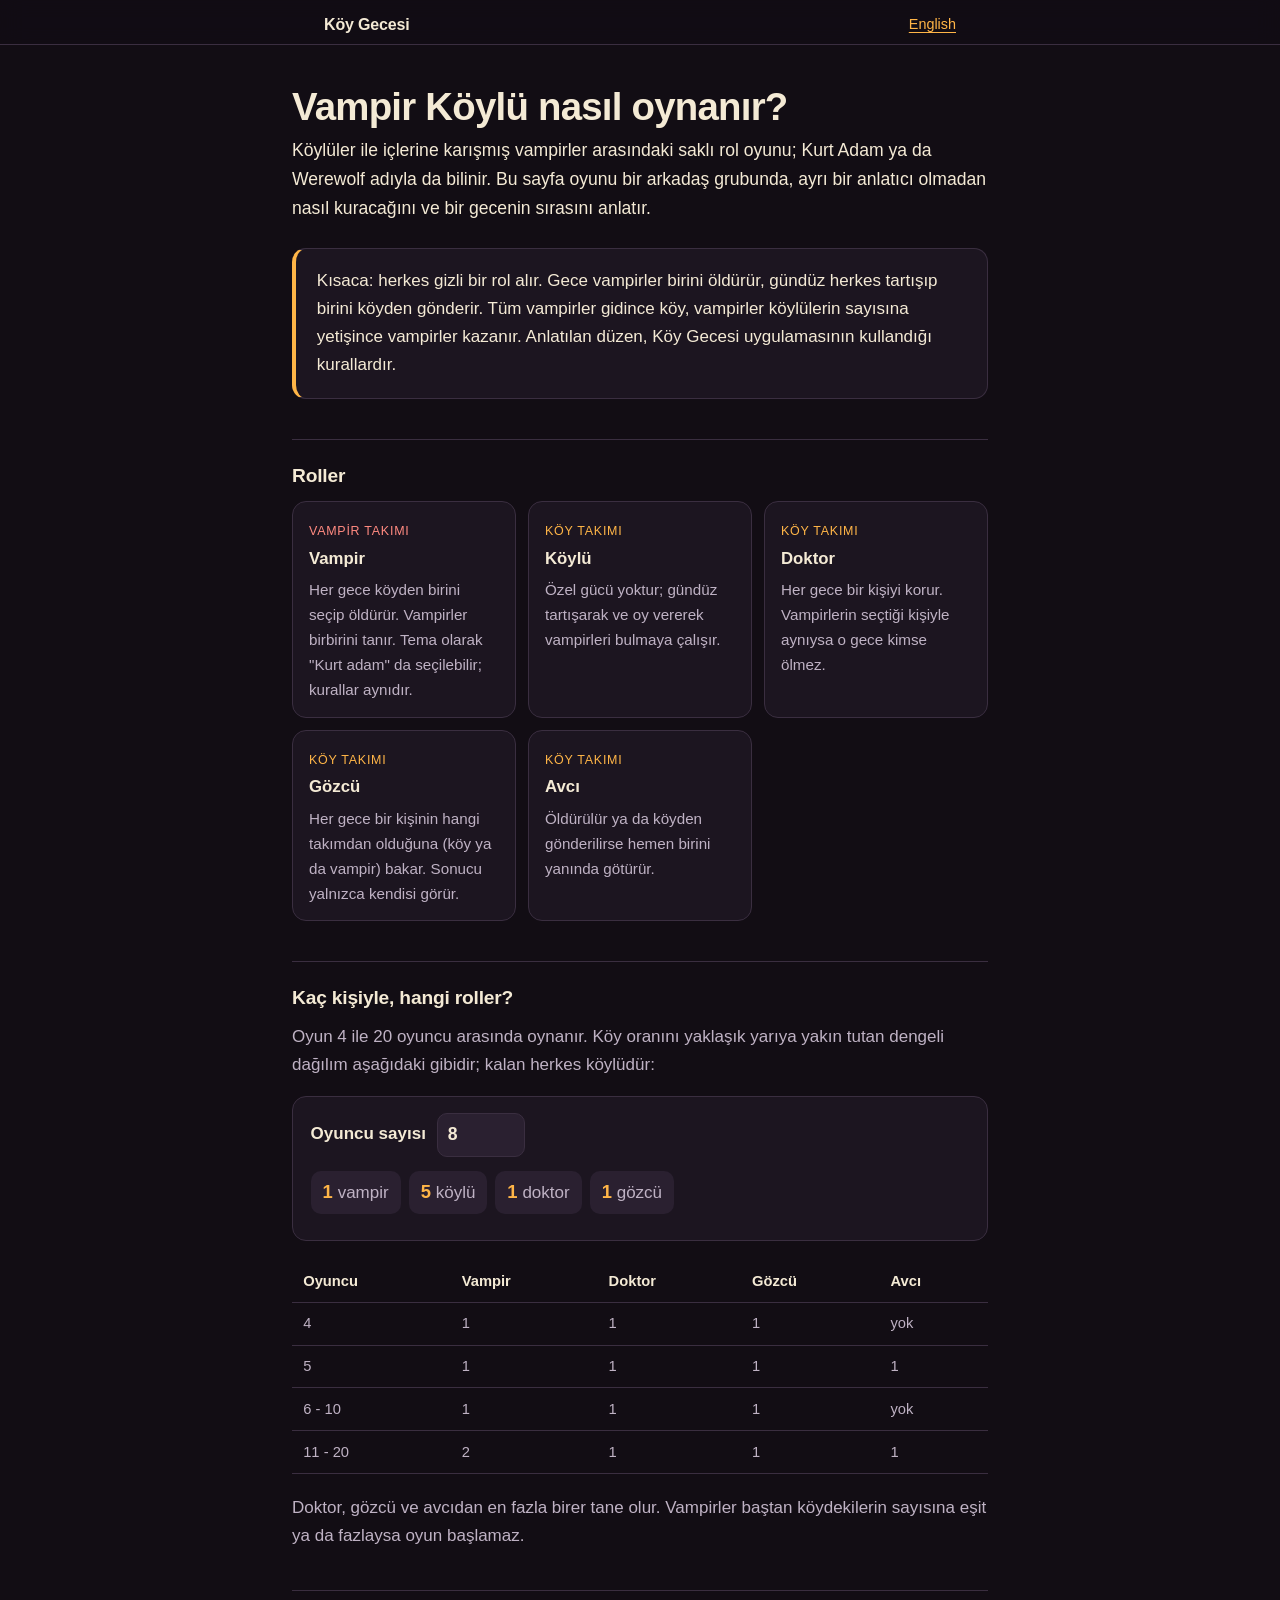
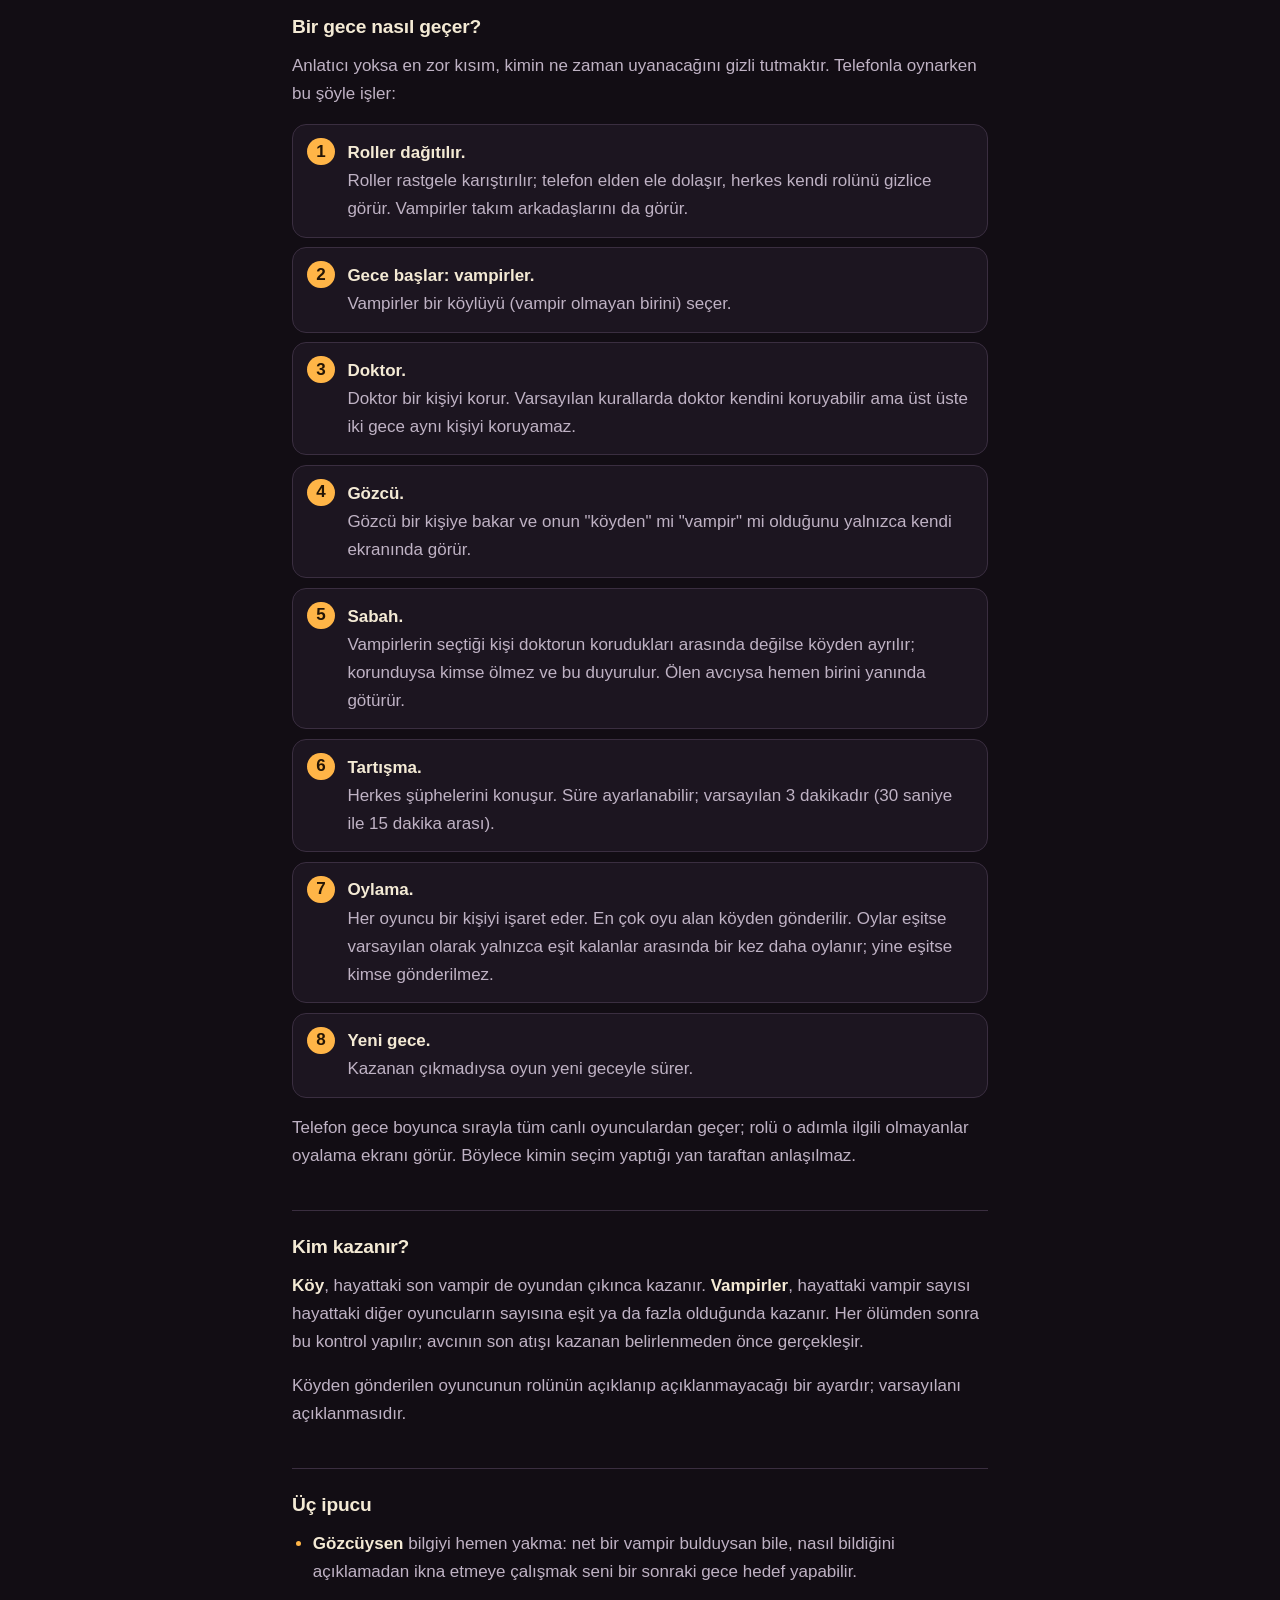
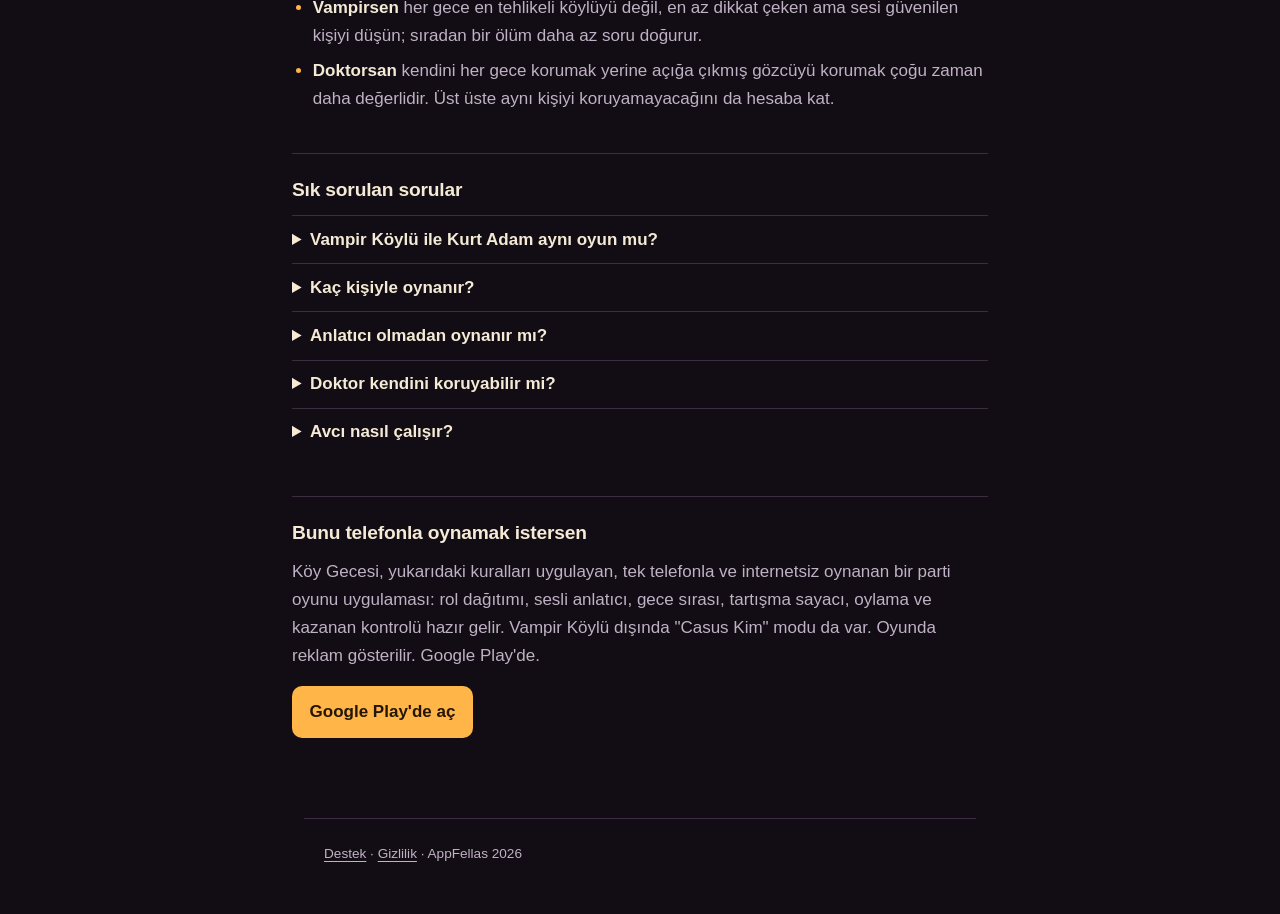
<file: vampir-koylu-nasil-oynanir.html>
<!doctype html>
<html lang="tr">
<head>
<meta charset="utf-8">
<meta name="viewport" content="width=device-width, initial-scale=1">
<title>Vampir Köylü nasıl oynanır? Roller, gece akışı ve oylama</title>
<meta name="description" content="Vampir Köylü (Kurt Adam / Werewolf) oyununu anlatıcısız oynamak için rehber: roller, bir gecenin akışı, doktor ve gözcü kuralları, oylama ve kazanma şartı. Oyuncu sayısına göre rol dağılımı hesaplayıcısı.">
<meta name="color-scheme" content="dark">
<meta name="theme-color" content="#120D14">
<link rel="canonical" href="https://ibrahimbilgic.github.io/koy-gecesi/vampir-koylu-nasil-oynanir.html">
<link rel="alternate" hreflang="tr" href="https://ibrahimbilgic.github.io/koy-gecesi/vampir-koylu-nasil-oynanir.html">
<link rel="alternate" hreflang="en" href="https://ibrahimbilgic.github.io/koy-gecesi/werewolf-party-game-rules.html">
<link rel="stylesheet" href="style.css">
<style>
main{max-width:46rem}
.hero{font-size:1.1rem;color:var(--metin);margin:0 0 1.6rem}
.roller{display:grid;grid-template-columns:repeat(auto-fit,minmax(13rem,1fr));gap:.75rem;margin:0 0 1.5rem;padding:0;list-style:none}
.roller li{background:var(--kart);border:1px solid var(--cizgi);border-radius:14px;padding:.9rem 1rem;margin:0}
.roller b{display:block;color:var(--metin);font-size:1.05rem;margin-bottom:.15rem}
.roller .tk{font-size:.78rem;letter-spacing:.06em;text-transform:uppercase;color:var(--vurgu)}
.roller .tk.v{color:#FF8A80}
.roller p{margin:.3rem 0 0;font-size:.95rem}
ol.gece{list-style:none;counter-reset:s;padding:0;margin:0 0 1rem}
ol.gece>li{counter-increment:s;position:relative;background:var(--kart);border:1px solid var(--cizgi);border-radius:14px;padding:.85rem 1rem .85rem 3.4rem;margin:0 0 .6rem}
ol.gece>li::before{content:counter(s);position:absolute;left:.9rem;top:.8rem;width:1.7rem;height:1.7rem;border-radius:50%;background:var(--vurgu);color:var(--vurgu-ustu);font-weight:800;display:flex;align-items:center;justify-content:center}
ol.gece>li strong{display:block}
.arac{background:var(--kart);border:1px solid var(--cizgi);border-radius:14px;padding:1rem 1.1rem;margin:0 0 1.2rem}
.arac label{display:flex;align-items:center;gap:.7rem;color:var(--metin);font-weight:600;flex-wrap:wrap}
.arac input{font:600 1.1rem var(--sans);width:5.5rem;padding:.5rem .6rem;color:var(--metin);background:var(--yuzey);border:1px solid var(--cizgi);border-radius:10px;min-height:44px}
.arac ul{display:flex;flex-wrap:wrap;gap:.5rem;list-style:none;padding:0;margin:.9rem 0 .2rem}
.arac ul li{margin:0;background:var(--yuzey);border-radius:10px;padding:.4rem .75rem;color:var(--soluk)}
.arac ul li b{color:var(--vurgu);font-size:1.15rem;margin-right:.3rem}
details{border-top:1px solid var(--cizgi);padding:.6rem 0}
summary{cursor:pointer;font-weight:700;color:var(--metin)}
details p{margin:.5rem 0 .2rem}
.cta{display:inline-block;background:var(--vurgu);color:var(--vurgu-ustu);font-weight:700;padding:.75rem 1.1rem;border-radius:10px;text-decoration:none;min-height:44px}
.dilsw{margin-left:auto;font-size:.9rem}
</style>
<script type="application/ld+json">{"@context":"https://schema.org","@type":"FAQPage","mainEntity":[{"@type":"Question","name":"Vampir Köylü ile Kurt Adam aynı oyun mu?","acceptedAnswer":{"@type":"Answer","text":"Mekanik aynıdır; yalnızca tema değişir. Türkiye'de oyun genellikle Vampir Köylü adıyla, dünyada Werewolf adıyla bilinir. Köy Gecesi uygulamasında tema ayardan değiştirilebilir."}},{"@type":"Question","name":"Kaç kişiyle oynanır?","acceptedAnswer":{"@type":"Answer","text":"Köy Gecesi'nde 4 ile 20 oyuncuyla. Dört kişide oyun hızlı ve basittir; 6 ve üzeri daha rahat tartışma sağlar."}},{"@type":"Question","name":"Anlatıcı olmadan oynanır mı?","acceptedAnswer":{"@type":"Answer","text":"Evet. Gizli faz telefonun elden ele dolaşmasıyla yürür; uygulama gece adımlarını sesli okur ve ses kapatılabilir."}},{"@type":"Question","name":"Doktor kendini koruyabilir mi?","acceptedAnswer":{"@type":"Answer","text":"Varsayılan kurallarda evet, ama üst üste iki gece aynı kişiyi koruyamaz. Her iki kural da oyun ayarlarından değiştirilebilir."}},{"@type":"Question","name":"Avcı nasıl çalışır?","acceptedAnswer":{"@type":"Answer","text":"Avcı gece öldürülürse ya da gündüz köyden gönderilirse hemen birini seçip götürür. Bu atış, oyunun bitip bitmediği kontrol edilmeden önce gerçekleşir."}}]}</script>
</head>
<body>
<header><div class="bar"><a class="brand" href="support.html">Köy Gecesi</a><a class="dilsw" href="werewolf-party-game-rules.html" hreflang="en" lang="en">English</a></div></header>
<main>
<h1>Vampir Köylü nasıl oynanır?</h1>
<p class="hero lead">Köylüler ile içlerine karışmış vampirler arasındaki saklı rol oyunu; Kurt Adam ya da Werewolf adıyla da bilinir. Bu sayfa oyunu bir arkadaş grubunda, ayrı bir anlatıcı olmadan nasıl kuracağını ve bir gecenin sırasını anlatır.</p>
<div class="ozet"><p>Kısaca: herkes gizli bir rol alır. Gece vampirler birini öldürür, gündüz herkes tartışıp birini köyden gönderir. Tüm vampirler gidince köy, vampirler köylülerin sayısına yetişince vampirler kazanır. Anlatılan düzen, Köy Gecesi uygulamasının kullandığı kurallardır.</p></div>
<h2>Roller</h2>
<ul class="roller">
    <li><span class="tk v">Vampir takımı</span><b>Vampir</b><p>Her gece köyden birini seçip öldürür. Vampirler birbirini tanır. Tema olarak "Kurt adam" da seçilebilir; kurallar aynıdır.</p></li>
    <li><span class="tk">Köy takımı</span><b>Köylü</b><p>Özel gücü yoktur; gündüz tartışarak ve oy vererek vampirleri bulmaya çalışır.</p></li>
    <li><span class="tk">Köy takımı</span><b>Doktor</b><p>Her gece bir kişiyi korur. Vampirlerin seçtiği kişiyle aynıysa o gece kimse ölmez.</p></li>
    <li><span class="tk">Köy takımı</span><b>Gözcü</b><p>Her gece bir kişinin hangi takımdan olduğuna (köy ya da vampir) bakar. Sonucu yalnızca kendisi görür.</p></li>
    <li><span class="tk">Köy takımı</span><b>Avcı</b><p>Öldürülür ya da köyden gönderilirse hemen birini yanında götürür.</p></li>
  </ul>
<h2>Kaç kişiyle, hangi roller?</h2>
<p>Oyun 4 ile 20 oyuncu arasında oynanır. Köy oranını yaklaşık yarıya yakın tutan dengeli dağılım aşağıdaki gibidir; kalan herkes köylüdür:</p>
   <div class="arac"><label for="n">Oyuncu sayısı <input id="n" type="number" min="4" max="20" value="8" inputmode="numeric"></label><ul id="dag" aria-live="polite"></ul><p id="dagnot" style="margin:.6rem 0 0"></p></div>
   <div class="tablo"><table><thead><tr><th>Oyuncu</th><th>Vampir</th><th>Doktor</th><th>Gözcü</th><th>Avcı</th></tr></thead><tbody>
    <tr><td>4</td><td>1</td><td>1</td><td>1</td><td>yok</td></tr><tr><td>5</td><td>1</td><td>1</td><td>1</td><td>1</td></tr><tr><td>6 - 10</td><td>1</td><td>1</td><td>1</td><td>yok</td></tr><tr><td>11 - 20</td><td>2</td><td>1</td><td>1</td><td>1</td></tr></tbody></table></div>
   <p>Doktor, gözcü ve avcıdan en fazla birer tane olur. Vampirler baştan köydekilerin sayısına eşit ya da fazlaysa oyun başlamaz.</p>
<h2>Bir gece nasıl geçer?</h2>
<p>Anlatıcı yoksa en zor kısım, kimin ne zaman uyanacağını gizli tutmaktır. Telefonla oynarken bu şöyle işler:</p>
   <ol class="gece">
    <li><strong>Roller dağıtılır.</strong>Roller rastgele karıştırılır; telefon elden ele dolaşır, herkes kendi rolünü gizlice görür. Vampirler takım arkadaşlarını da görür.</li>
    <li><strong>Gece başlar: vampirler.</strong>Vampirler bir köylüyü (vampir olmayan birini) seçer.</li>
    <li><strong>Doktor.</strong>Doktor bir kişiyi korur. Varsayılan kurallarda doktor kendini koruyabilir ama üst üste iki gece aynı kişiyi koruyamaz.</li>
    <li><strong>Gözcü.</strong>Gözcü bir kişiye bakar ve onun "köyden" mi "vampir" mi olduğunu yalnızca kendi ekranında görür.</li>
    <li><strong>Sabah.</strong>Vampirlerin seçtiği kişi doktorun korudukları arasında değilse köyden ayrılır; korunduysa kimse ölmez ve bu duyurulur. Ölen avcıysa hemen birini yanında götürür.</li>
    <li><strong>Tartışma.</strong>Herkes şüphelerini konuşur. Süre ayarlanabilir; varsayılan 3 dakikadır (30 saniye ile 15 dakika arası).</li>
    <li><strong>Oylama.</strong>Her oyuncu bir kişiyi işaret eder. En çok oyu alan köyden gönderilir. Oylar eşitse varsayılan olarak yalnızca eşit kalanlar arasında bir kez daha oylanır; yine eşitse kimse gönderilmez.</li>
    <li><strong>Yeni gece.</strong>Kazanan çıkmadıysa oyun yeni geceyle sürer.</li>
   </ol>
   <p>Telefon gece boyunca sırayla tüm canlı oyunculardan geçer; rolü o adımla ilgili olmayanlar oyalama ekranı görür. Böylece kimin seçim yaptığı yan taraftan anlaşılmaz.</p>
<h2>Kim kazanır?</h2>
<p><strong>Köy</strong>, hayattaki son vampir de oyundan çıkınca kazanır. <strong>Vampirler</strong>, hayattaki vampir sayısı hayattaki diğer oyuncuların sayısına eşit ya da fazla olduğunda kazanır. Her ölümden sonra bu kontrol yapılır; avcının son atışı kazanan belirlenmeden önce gerçekleşir.</p>
   <p>Köyden gönderilen oyuncunun rolünün açıklanıp açıklanmayacağı bir ayardır; varsayılanı açıklanmasıdır.</p>
<h2>Üç ipucu</h2>
<ul><li><strong>Gözcüysen</strong> bilgiyi hemen yakma: net bir vampir bulduysan bile, nasıl bildiğini açıklamadan ikna etmeye çalışmak seni bir sonraki gece hedef yapabilir.</li><li><strong>Vampirsen</strong> her gece en tehlikeli köylüyü değil, en az dikkat çeken ama sesi güvenilen kişiyi düşün; sıradan bir ölüm daha az soru doğurur.</li><li><strong>Doktorsan</strong> kendini her gece korumak yerine açığa çıkmış gözcüyü korumak çoğu zaman daha değerlidir. Üst üste aynı kişiyi koruyamayacağını da hesaba kat.</li></ul>
<h2>Sık sorulan sorular</h2>
<details><summary>Vampir Köylü ile Kurt Adam aynı oyun mu?</summary><p>Mekanik aynıdır; yalnızca tema değişir. Türkiye'de oyun genellikle Vampir Köylü adıyla, dünyada Werewolf adıyla bilinir. Köy Gecesi uygulamasında tema ayardan değiştirilebilir.</p></details>
<details><summary>Kaç kişiyle oynanır?</summary><p>Köy Gecesi'nde 4 ile 20 oyuncuyla. Dört kişide oyun hızlı ve basittir; 6 ve üzeri daha rahat tartışma sağlar.</p></details>
<details><summary>Anlatıcı olmadan oynanır mı?</summary><p>Evet. Gizli faz telefonun elden ele dolaşmasıyla yürür; uygulama gece adımlarını sesli okur ve ses kapatılabilir.</p></details>
<details><summary>Doktor kendini koruyabilir mi?</summary><p>Varsayılan kurallarda evet, ama üst üste iki gece aynı kişiyi koruyamaz. Her iki kural da oyun ayarlarından değiştirilebilir.</p></details>
<details><summary>Avcı nasıl çalışır?</summary><p>Avcı gece öldürülürse ya da gündüz köyden gönderilirse hemen birini seçip götürür. Bu atış, oyunun bitip bitmediği kontrol edilmeden önce gerçekleşir.</p></details>
<h2>Bunu telefonla oynamak istersen</h2>
<p>Köy Gecesi, yukarıdaki kuralları uygulayan, tek telefonla ve internetsiz oynanan bir parti oyunu uygulaması: rol dağıtımı, sesli anlatıcı, gece sırası, tartışma sayacı, oylama ve kazanan kontrolü hazır gelir. Vampir Köylü dışında "Casus Kim" modu da var. Oyunda reklam gösterilir. Google Play'de.</p>
<p><a class="cta" href="https://play.google.com/store/apps/details?id=com.appfellas.koygecesi&referrer=utm_source%3Dweb%26utm_medium%3Drules_page%26utm_campaign%3Dorganic">Google Play'de aç</a></p>
</main>
<footer><p><a href="support.html">Destek</a> · <a href="privacy.html">Gizlilik</a> · AppFellas 2026</p></footer>
<script>
// Mirrors KoyGecesi src/core/roller.ts: DENGE_TABLOSU + dengeliSet
var DENGE=[[4,4,1,1,1,0],[5,5,1,1,1,1],[6,10,1,1,1,0],[11,20,2,1,1,1]];
function dengeliSet(n){
  n=Math.max(0,Math.trunc(n));var f=DENGE[0],l=DENGE[DENGE.length-1];
  var s=n<f[0]?f:n>l[1]?l:(DENGE.find(function(x){return n>=x[0]&&n<=x[1];})||l);
  var ozel=s[2]+s[3]+s[4]+s[5];
  return {vampir:s[2],koylu:Math.max(0,n-ozel),doktor:s[3],gozcu:s[4],avci:s[5]};
}
if(typeof module!=='undefined')module.exports={dengeliSet:dengeliSet};

(function(){
  var N={"vampir":"vampir","koylu":"köylü","doktor":"doktor","gozcu":"gözcü","avci":"avcı"},tr=true;
  var inp=document.getElementById('n'),ul=document.getElementById('dag');
  function g(){
    var n=parseInt(inp.value,10);
    if(isNaN(n)||n<4||n>20){ul.innerHTML='<li>'+(tr?'4 ile 20 arasında bir sayı yaz.':'Enter a number from 4 to 20.')+'</li>';return;}
    var s=dengeliSet(n),h='';
    ['vampir','koylu','doktor','gozcu','avci'].forEach(function(r){if(s[r]>0)h+='<li><b>'+s[r]+'</b>'+N[r]+'</li>';});
    ul.innerHTML=h;
  }
  inp.addEventListener('input',g);g();
})();
</script>
</body>
</html>
</file>
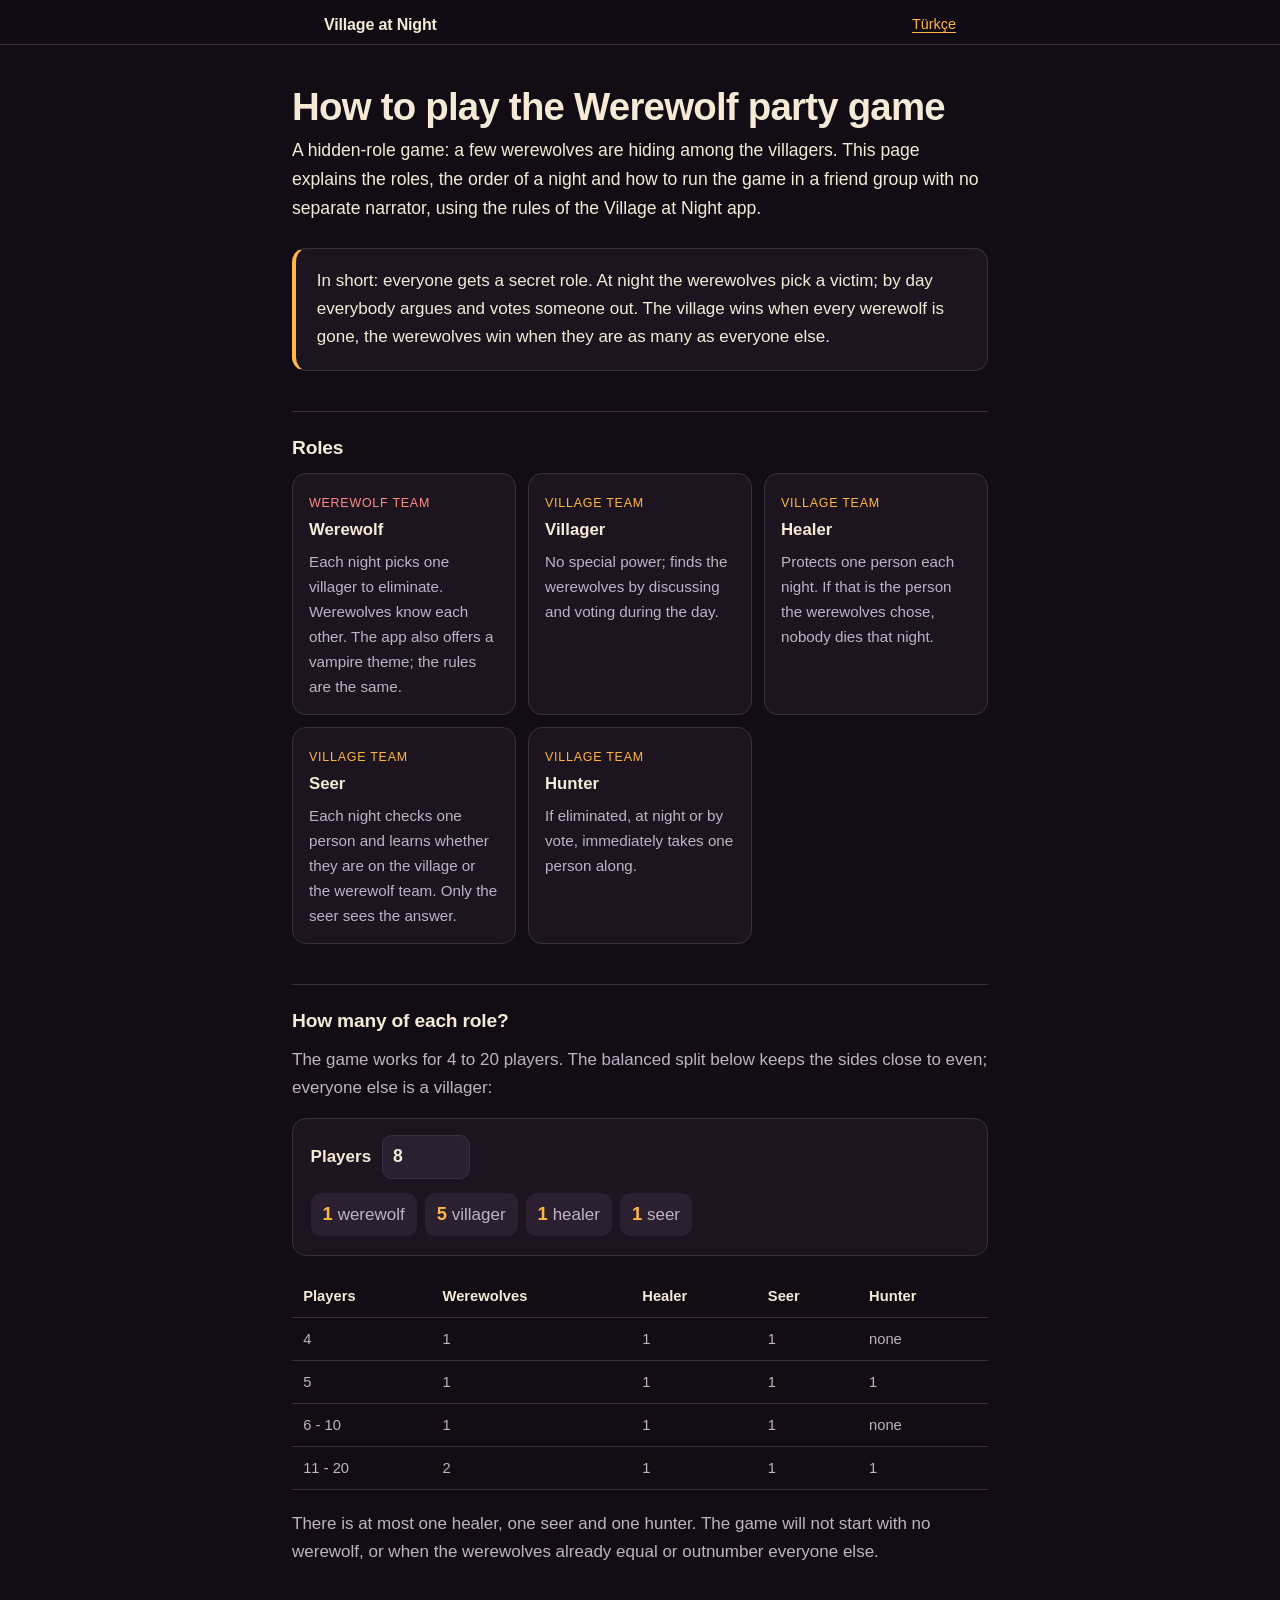
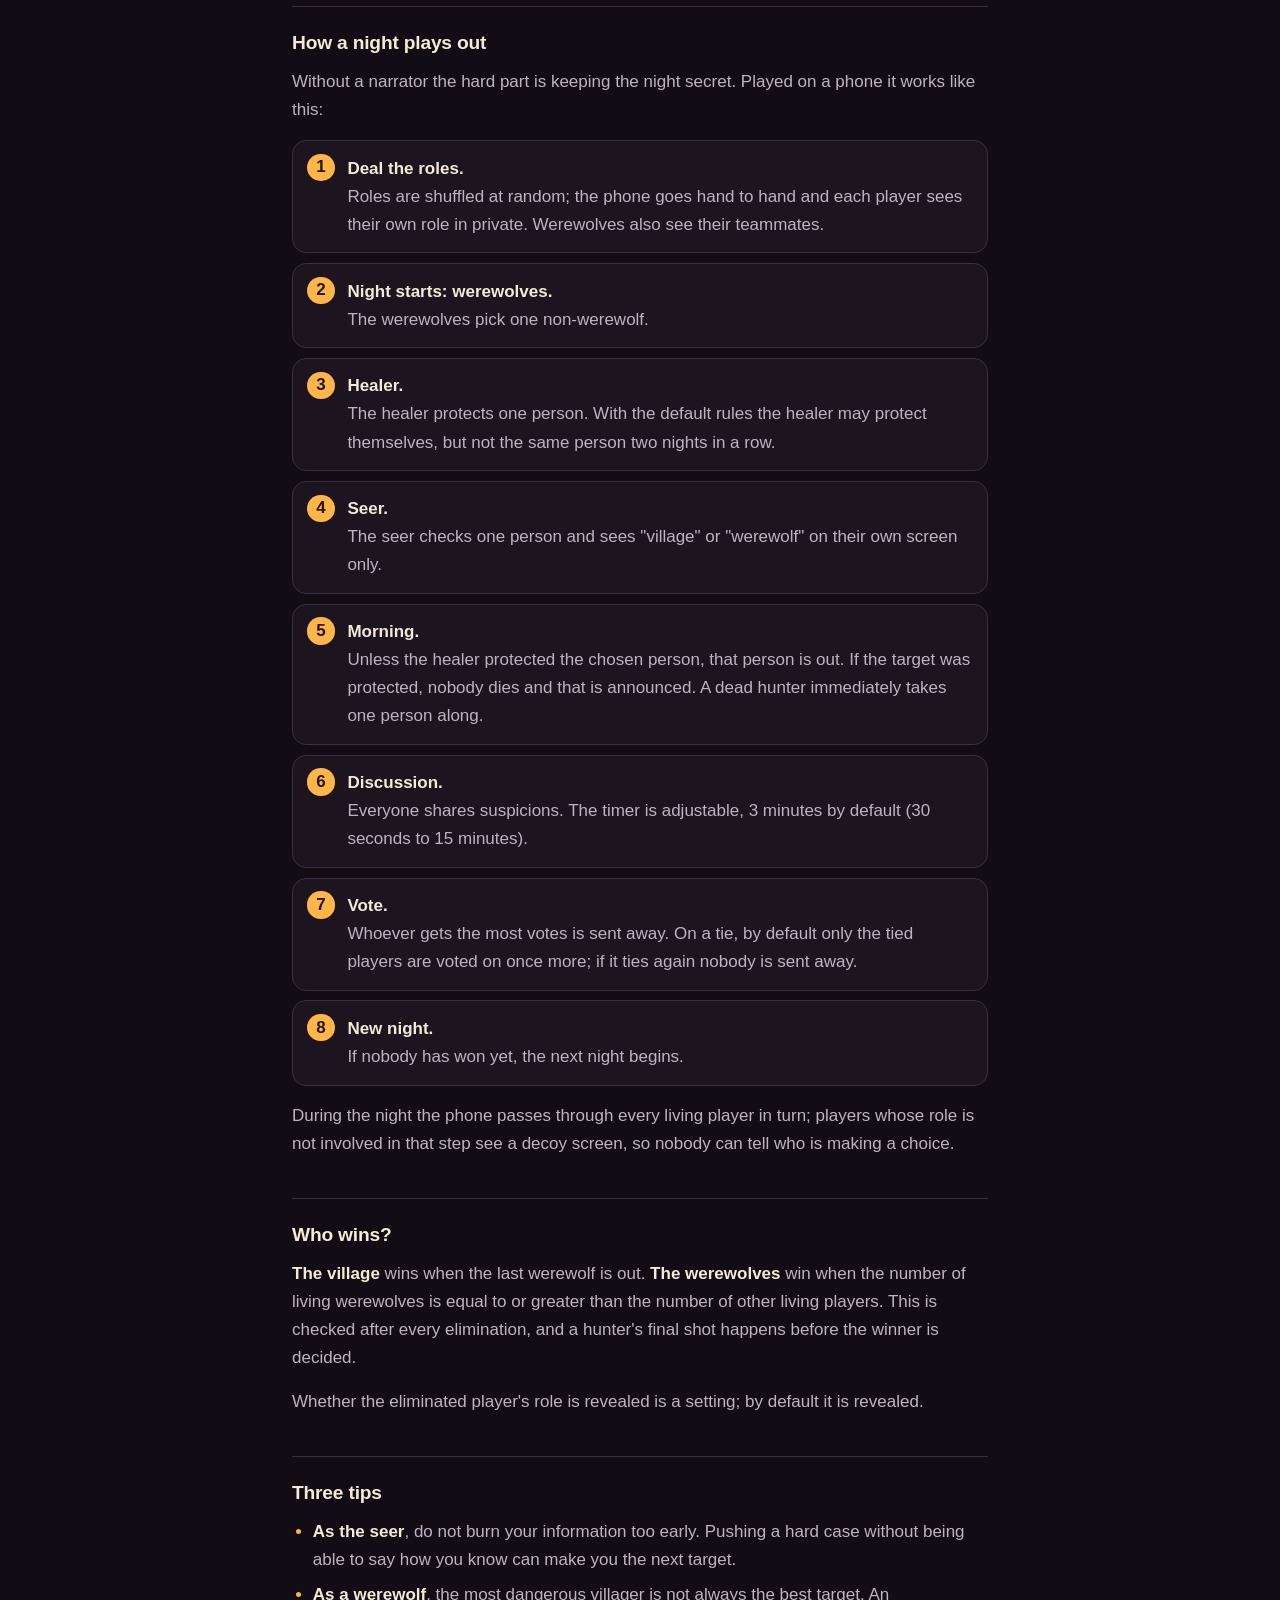
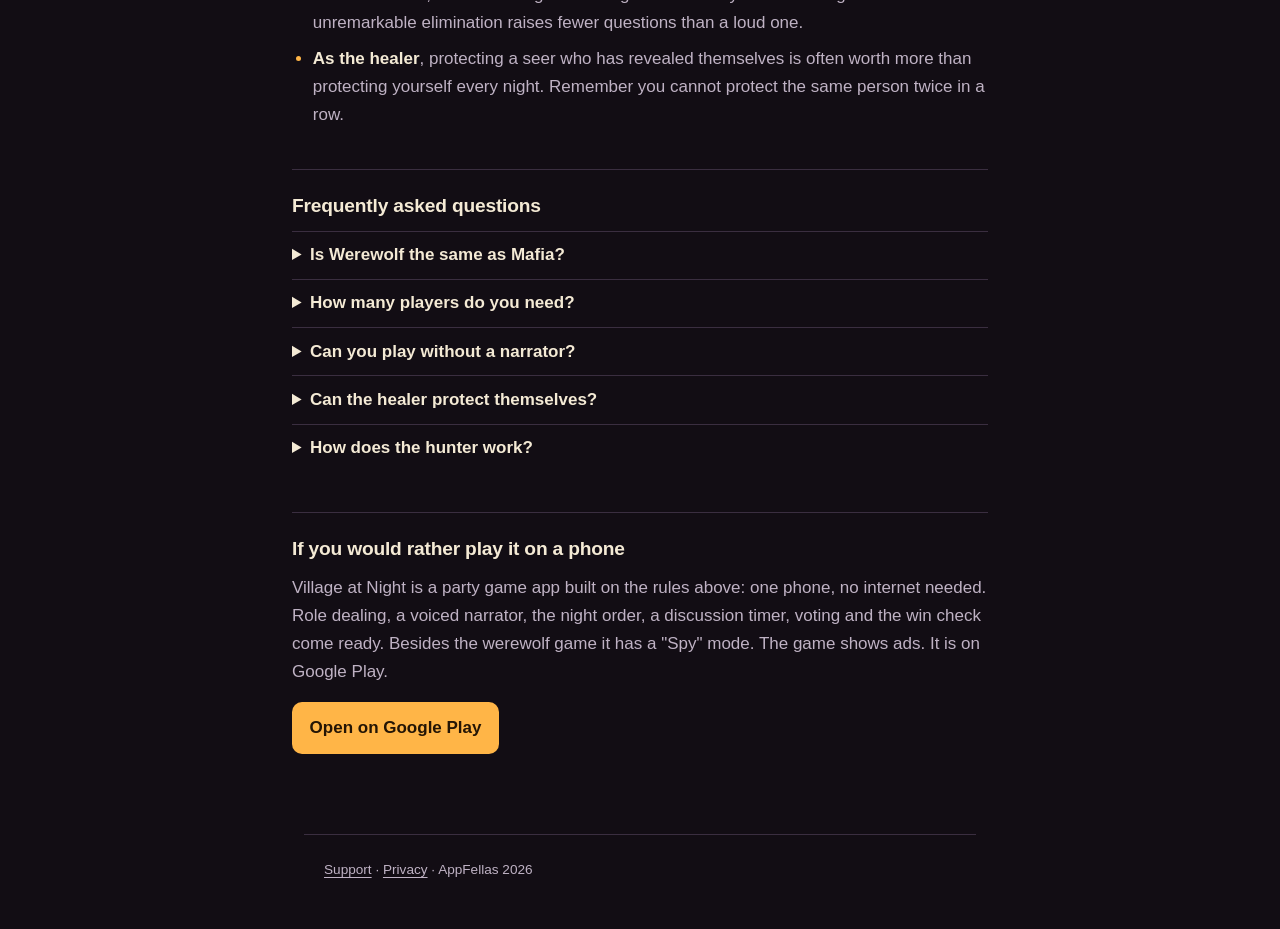
<file: werewolf-party-game-rules.html>
<!doctype html>
<html lang="en">
<head>
<meta charset="utf-8">
<meta name="viewport" content="width=device-width, initial-scale=1">
<title>Werewolf party game: roles, how a night works and how to win</title>
<meta name="description" content="How to play the Werewolf (Mafia-style) party game without a narrator: roles, the order of a night, healer and seer rules, voting and win conditions, plus a role-split calculator for 4 to 20 players.">
<meta name="color-scheme" content="dark">
<meta name="theme-color" content="#120D14">
<link rel="canonical" href="https://ibrahimbilgic.github.io/koy-gecesi/werewolf-party-game-rules.html">
<link rel="alternate" hreflang="en" href="https://ibrahimbilgic.github.io/koy-gecesi/werewolf-party-game-rules.html">
<link rel="alternate" hreflang="tr" href="https://ibrahimbilgic.github.io/koy-gecesi/vampir-koylu-nasil-oynanir.html">
<link rel="stylesheet" href="style.css">
<style>
main{max-width:46rem}
.hero{font-size:1.1rem;color:var(--metin);margin:0 0 1.6rem}
.roller{display:grid;grid-template-columns:repeat(auto-fit,minmax(13rem,1fr));gap:.75rem;margin:0 0 1.5rem;padding:0;list-style:none}
.roller li{background:var(--kart);border:1px solid var(--cizgi);border-radius:14px;padding:.9rem 1rem;margin:0}
.roller b{display:block;color:var(--metin);font-size:1.05rem;margin-bottom:.15rem}
.roller .tk{font-size:.78rem;letter-spacing:.06em;text-transform:uppercase;color:var(--vurgu)}
.roller .tk.v{color:#FF8A80}
.roller p{margin:.3rem 0 0;font-size:.95rem}
ol.gece{list-style:none;counter-reset:s;padding:0;margin:0 0 1rem}
ol.gece>li{counter-increment:s;position:relative;background:var(--kart);border:1px solid var(--cizgi);border-radius:14px;padding:.85rem 1rem .85rem 3.4rem;margin:0 0 .6rem}
ol.gece>li::before{content:counter(s);position:absolute;left:.9rem;top:.8rem;width:1.7rem;height:1.7rem;border-radius:50%;background:var(--vurgu);color:var(--vurgu-ustu);font-weight:800;display:flex;align-items:center;justify-content:center}
ol.gece>li strong{display:block}
.arac{background:var(--kart);border:1px solid var(--cizgi);border-radius:14px;padding:1rem 1.1rem;margin:0 0 1.2rem}
.arac label{display:flex;align-items:center;gap:.7rem;color:var(--metin);font-weight:600;flex-wrap:wrap}
.arac input{font:600 1.1rem var(--sans);width:5.5rem;padding:.5rem .6rem;color:var(--metin);background:var(--yuzey);border:1px solid var(--cizgi);border-radius:10px;min-height:44px}
.arac ul{display:flex;flex-wrap:wrap;gap:.5rem;list-style:none;padding:0;margin:.9rem 0 .2rem}
.arac ul li{margin:0;background:var(--yuzey);border-radius:10px;padding:.4rem .75rem;color:var(--soluk)}
.arac ul li b{color:var(--vurgu);font-size:1.15rem;margin-right:.3rem}
details{border-top:1px solid var(--cizgi);padding:.6rem 0}
summary{cursor:pointer;font-weight:700;color:var(--metin)}
details p{margin:.5rem 0 .2rem}
.cta{display:inline-block;background:var(--vurgu);color:var(--vurgu-ustu);font-weight:700;padding:.75rem 1.1rem;border-radius:10px;text-decoration:none;min-height:44px}
.dilsw{margin-left:auto;font-size:.9rem}
</style>
<script type="application/ld+json">{"@context":"https://schema.org","@type":"FAQPage","mainEntity":[{"@type":"Question","name":"Is Werewolf the same as Mafia?","acceptedAnswer":{"@type":"Answer","text":"They are close relatives: hidden roles, a night phase where the minority eliminates someone, and a day vote. This page covers the werewolf version with a healer, a seer and a hunter."}},{"@type":"Question","name":"How many players do you need?","acceptedAnswer":{"@type":"Answer","text":"The Village at Night app supports 4 to 20 players. Four is quick and simple; six or more gives the discussion room to breathe."}},{"@type":"Question","name":"Can you play without a narrator?","acceptedAnswer":{"@type":"Answer","text":"Yes. The secret phase runs by passing one phone hand to hand, and the app reads the night steps aloud; the voice can be turned off."}},{"@type":"Question","name":"Can the healer protect themselves?","acceptedAnswer":{"@type":"Answer","text":"With the default rules, yes, but not the same person two nights in a row. Both rules can be changed in the game settings."}},{"@type":"Question","name":"How does the hunter work?","acceptedAnswer":{"@type":"Answer","text":"If the hunter is eliminated at night or sent away by vote, they immediately pick one person to take along. The shot happens before the game checks whether it is over."}}]}</script>
</head>
<body>
<header><div class="bar"><a class="brand" href="support.html">Village at Night</a><a class="dilsw" href="vampir-koylu-nasil-oynanir.html" hreflang="tr" lang="tr">Türkçe</a></div></header>
<main>
<h1>How to play the Werewolf party game</h1>
<p class="hero lead">A hidden-role game: a few werewolves are hiding among the villagers. This page explains the roles, the order of a night and how to run the game in a friend group with no separate narrator, using the rules of the Village at Night app.</p>
<div class="ozet"><p>In short: everyone gets a secret role. At night the werewolves pick a victim; by day everybody argues and votes someone out. The village wins when every werewolf is gone, the werewolves win when they are as many as everyone else.</p></div>
<h2>Roles</h2>
<ul class="roller">
    <li><span class="tk v">Werewolf team</span><b>Werewolf</b><p>Each night picks one villager to eliminate. Werewolves know each other. The app also offers a vampire theme; the rules are the same.</p></li>
    <li><span class="tk">Village team</span><b>Villager</b><p>No special power; finds the werewolves by discussing and voting during the day.</p></li>
    <li><span class="tk">Village team</span><b>Healer</b><p>Protects one person each night. If that is the person the werewolves chose, nobody dies that night.</p></li>
    <li><span class="tk">Village team</span><b>Seer</b><p>Each night checks one person and learns whether they are on the village or the werewolf team. Only the seer sees the answer.</p></li>
    <li><span class="tk">Village team</span><b>Hunter</b><p>If eliminated, at night or by vote, immediately takes one person along.</p></li>
  </ul>
<h2>How many of each role?</h2>
<p>The game works for 4 to 20 players. The balanced split below keeps the sides close to even; everyone else is a villager:</p>
   <div class="arac"><label for="n">Players <input id="n" type="number" min="4" max="20" value="8" inputmode="numeric"></label><ul id="dag" aria-live="polite"></ul></div>
   <div class="tablo"><table><thead><tr><th>Players</th><th>Werewolves</th><th>Healer</th><th>Seer</th><th>Hunter</th></tr></thead><tbody>
    <tr><td>4</td><td>1</td><td>1</td><td>1</td><td>none</td></tr><tr><td>5</td><td>1</td><td>1</td><td>1</td><td>1</td></tr><tr><td>6 - 10</td><td>1</td><td>1</td><td>1</td><td>none</td></tr><tr><td>11 - 20</td><td>2</td><td>1</td><td>1</td><td>1</td></tr></tbody></table></div>
   <p>There is at most one healer, one seer and one hunter. The game will not start with no werewolf, or when the werewolves already equal or outnumber everyone else.</p>
<h2>How a night plays out</h2>
<p>Without a narrator the hard part is keeping the night secret. Played on a phone it works like this:</p>
   <ol class="gece">
    <li><strong>Deal the roles.</strong>Roles are shuffled at random; the phone goes hand to hand and each player sees their own role in private. Werewolves also see their teammates.</li>
    <li><strong>Night starts: werewolves.</strong>The werewolves pick one non-werewolf.</li>
    <li><strong>Healer.</strong>The healer protects one person. With the default rules the healer may protect themselves, but not the same person two nights in a row.</li>
    <li><strong>Seer.</strong>The seer checks one person and sees "village" or "werewolf" on their own screen only.</li>
    <li><strong>Morning.</strong>Unless the healer protected the chosen person, that person is out. If the target was protected, nobody dies and that is announced. A dead hunter immediately takes one person along.</li>
    <li><strong>Discussion.</strong>Everyone shares suspicions. The timer is adjustable, 3 minutes by default (30 seconds to 15 minutes).</li>
    <li><strong>Vote.</strong>Whoever gets the most votes is sent away. On a tie, by default only the tied players are voted on once more; if it ties again nobody is sent away.</li>
    <li><strong>New night.</strong>If nobody has won yet, the next night begins.</li>
   </ol>
   <p>During the night the phone passes through every living player in turn; players whose role is not involved in that step see a decoy screen, so nobody can tell who is making a choice.</p>
<h2>Who wins?</h2>
<p><strong>The village</strong> wins when the last werewolf is out. <strong>The werewolves</strong> win when the number of living werewolves is equal to or greater than the number of other living players. This is checked after every elimination, and a hunter's final shot happens before the winner is decided.</p>
   <p>Whether the eliminated player's role is revealed is a setting; by default it is revealed.</p>
<h2>Three tips</h2>
<ul><li><strong>As the seer</strong>, do not burn your information too early. Pushing a hard case without being able to say how you know can make you the next target.</li><li><strong>As a werewolf</strong>, the most dangerous villager is not always the best target. An unremarkable elimination raises fewer questions than a loud one.</li><li><strong>As the healer</strong>, protecting a seer who has revealed themselves is often worth more than protecting yourself every night. Remember you cannot protect the same person twice in a row.</li></ul>
<h2>Frequently asked questions</h2>
<details><summary>Is Werewolf the same as Mafia?</summary><p>They are close relatives: hidden roles, a night phase where the minority eliminates someone, and a day vote. This page covers the werewolf version with a healer, a seer and a hunter.</p></details>
<details><summary>How many players do you need?</summary><p>The Village at Night app supports 4 to 20 players. Four is quick and simple; six or more gives the discussion room to breathe.</p></details>
<details><summary>Can you play without a narrator?</summary><p>Yes. The secret phase runs by passing one phone hand to hand, and the app reads the night steps aloud; the voice can be turned off.</p></details>
<details><summary>Can the healer protect themselves?</summary><p>With the default rules, yes, but not the same person two nights in a row. Both rules can be changed in the game settings.</p></details>
<details><summary>How does the hunter work?</summary><p>If the hunter is eliminated at night or sent away by vote, they immediately pick one person to take along. The shot happens before the game checks whether it is over.</p></details>
<h2>If you would rather play it on a phone</h2>
<p>Village at Night is a party game app built on the rules above: one phone, no internet needed. Role dealing, a voiced narrator, the night order, a discussion timer, voting and the win check come ready. Besides the werewolf game it has a "Spy" mode. The game shows ads. It is on Google Play.</p>
<p><a class="cta" href="https://play.google.com/store/apps/details?id=com.appfellas.koygecesi&referrer=utm_source%3Dweb%26utm_medium%3Drules_page%26utm_campaign%3Dorganic">Open on Google Play</a></p>
</main>
<footer><p><a href="support.html">Support</a> · <a href="privacy.html">Privacy</a> · AppFellas 2026</p></footer>
<script>
// Mirrors KoyGecesi src/core/roller.ts: DENGE_TABLOSU + dengeliSet
var DENGE=[[4,4,1,1,1,0],[5,5,1,1,1,1],[6,10,1,1,1,0],[11,20,2,1,1,1]];
function dengeliSet(n){
  n=Math.max(0,Math.trunc(n));var f=DENGE[0],l=DENGE[DENGE.length-1];
  var s=n<f[0]?f:n>l[1]?l:(DENGE.find(function(x){return n>=x[0]&&n<=x[1];})||l);
  var ozel=s[2]+s[3]+s[4]+s[5];
  return {vampir:s[2],koylu:Math.max(0,n-ozel),doktor:s[3],gozcu:s[4],avci:s[5]};
}
if(typeof module!=='undefined')module.exports={dengeliSet:dengeliSet};

(function(){
  var N={"vampir":"werewolf","koylu":"villager","doktor":"healer","gozcu":"seer","avci":"hunter"},tr=false;
  var inp=document.getElementById('n'),ul=document.getElementById('dag');
  function g(){
    var n=parseInt(inp.value,10);
    if(isNaN(n)||n<4||n>20){ul.innerHTML='<li>'+(tr?'4 ile 20 arasında bir sayı yaz.':'Enter a number from 4 to 20.')+'</li>';return;}
    var s=dengeliSet(n),h='';
    ['vampir','koylu','doktor','gozcu','avci'].forEach(function(r){if(s[r]>0)h+='<li><b>'+s[r]+'</b>'+N[r]+'</li>';});
    ul.innerHTML=h;
  }
  inp.addEventListener('input',g);g();
})();
</script>
</body>
</html>
</file>
<file: style.css>
/* Köy Gecesi yasal sayfaları — tek stil dosyası, dış bağımlılık yok.
   Palet uygulamanın gece paletiyle aynı (`src/ui/renkler.ts` → gece). Uygulama yalnız
   koyu temada çalışır; sayfalar da öyle.

   Kontrast (WCAG 2.x, hesaplandı 15 Eylül 2026):
     metin  #F4EAD5 / zemin #120D14  16,08:1   · / kart 14,93:1 · / yüzey 13,04:1
     soluk  #BFB2C4 / zemin          9,49:1    · / kart  8,82:1 · / yüzey  7,70:1
     vurgu  #FFB547 / zemin          10,93:1   · / kart 10,15:1 · / yüzey  8,87:1
     #241505 / vurgu (seçili dil düğmesi)  10,09:1
   Kırmızı YOK: uygulamada kırmızı yalnız vampir takımı demek. */

:root {
  color-scheme: dark;
  --zemin: #120D14;
  --kart: #1C1520;
  --yuzey: #2A2030;
  --cizgi: #3A2E40;
  --metin: #F4EAD5;
  --soluk: #BFB2C4;
  --vurgu: #FFB547;
  --vurgu-ustu: #241505;
  --vurgu-yumusak: rgba(255, 181, 71, 0.12);
  --sans: -apple-system, BlinkMacSystemFont, 'Segoe UI', Roboto, 'Helvetica Neue', Arial,
    'Apple SD Gothic Neo', 'Noto Sans KR', 'Malgun Gothic', sans-serif;
  --mono: ui-monospace, SFMono-Regular, Menlo, Consolas, monospace;
}

* { box-sizing: border-box; }

html { background: var(--zemin); }

body {
  margin: 0;
  background: var(--zemin);
  color: var(--metin);
  font: 400 17px/1.65 var(--sans);
  -webkit-text-size-adjust: 100%;
  text-rendering: optimizeLegibility;
}

/* Korece: kelime ortasından satır kırılmasın. */
:lang(ko) { word-break: keep-all; overflow-wrap: anywhere; }

/* ---------- Atlama bağlantısı ---------- */

.atla {
  position: absolute;
  left: 1rem;
  top: -4rem;
  z-index: 20;
  background: var(--vurgu);
  color: var(--vurgu-ustu);
  font-weight: 700;
  padding: 0.6rem 0.9rem;
  border-radius: 8px;
  text-decoration: none;
}
.atla:focus { top: 0.75rem; }

/* ---------- Üst şerit ---------- */

header {
  position: sticky;
  top: 0;
  z-index: 10;
  background: color-mix(in srgb, var(--zemin) 90%, transparent);
  backdrop-filter: blur(12px);
  -webkit-backdrop-filter: blur(12px);
  border-bottom: 1px solid var(--cizgi);
}

/* Şerit gövdeyle aynı genişlikte: 1. satır marka + dil düğmeleri, 2. satır sayfa bağlantıları. */
.bar {
  max-width: 42rem;
  margin: 0 auto;
  padding: 0.75rem 1.25rem 0.35rem;
  display: flex;
  align-items: center;
  gap: 0.4rem 1rem;
  flex-wrap: wrap;
}

.brand {
  display: inline-flex;
  align-items: center;
  font-weight: 700;
  font-size: 1rem;
  letter-spacing: -0.01em;
  color: var(--metin);
  text-decoration: none;
  white-space: nowrap;
}
.brand svg { width: 22px; height: 22px; margin-right: 0.5rem; flex: none; }

nav.sayfalar {
  order: 3;
  width: 100%;
  display: flex;
  gap: 0.15rem;
  flex-wrap: wrap;
  /* Bağlantı metni gövde kenarıyla hizalansın (bağlantının iç boşluğu kadar). */
  margin-left: -0.65rem;
}

nav.sayfalar a,
.lang button {
  font-family: var(--sans);
  font-size: 0.85rem;
  line-height: 1.2;
  color: var(--soluk);
  text-decoration: none;
  min-height: 40px;
  display: inline-flex;
  align-items: center;
  justify-content: center;
  padding: 0.35rem 0.65rem;
  border-radius: 8px;
  border: 0;
  background: transparent;
  cursor: pointer;
}
nav.sayfalar a:hover,
.lang button:hover { color: var(--metin); background: var(--vurgu-yumusak); }
nav.sayfalar a[aria-current="page"] { color: var(--vurgu); font-weight: 700; }

.lang {
  display: flex;
  flex-wrap: wrap;
  gap: 0.15rem;
  padding: 0.2rem;
  background: var(--kart);
  border: 1px solid var(--cizgi);
  border-radius: 10px;
}
.lang button { min-width: 40px; font-weight: 600; letter-spacing: 0.02em; }
.lang button[aria-pressed="true"] { background: var(--vurgu); color: var(--vurgu-ustu); }

.lang { margin-left: auto; }

/* Dar ekranda şerit üç satıra kadar çıkar; yapışkan kalırsa ekranın yarısını yer. */
@media (max-width: 44rem) {
  header { position: static; }
}
/* Telefonda dil düğmeleri markanın altına iner ve sola hizalanır. */
@media (max-width: 30rem) {
  .lang { margin-left: 0; }
  .lang button { min-width: 38px; padding-inline: 0.5rem; }
}

/* ---------- Gövde ---------- */

main {
  max-width: 42rem;
  margin: 0 auto;
  padding: 2.5rem 1.25rem 4rem;
}

h1 {
  font-size: clamp(1.75rem, 5.5vw, 2.4rem);
  line-height: 1.15;
  letter-spacing: -0.02em;
  font-weight: 800;
  margin: 0 0 0.4rem;
  text-wrap: balance;
}

.updated {
  font-size: 0.85rem;
  color: var(--soluk);
  margin: 0 0 2rem;
}

h2 {
  font-size: 1.2rem;
  line-height: 1.3;
  letter-spacing: -0.01em;
  font-weight: 750;
  margin: 2.5rem 0 0.75rem;
  padding-top: 1.5rem;
  border-top: 1px solid var(--cizgi);
  text-wrap: balance;
}

h3 {
  font-size: 1rem;
  font-weight: 700;
  margin: 1.5rem 0 0.4rem;
}

p, li { color: var(--soluk); }
p { margin: 0 0 1rem; }
strong { color: var(--metin); font-weight: 700; }

ul, ol { margin: 0 0 1rem; padding-left: 1.3rem; }
li { margin-bottom: 0.45rem; }
li::marker { color: var(--vurgu); }

a { color: var(--vurgu); text-decoration-thickness: 1px; text-underline-offset: 3px; }
a:hover { text-decoration-thickness: 2px; }
a[href^="http"], a[href^="mailto"] { overflow-wrap: anywhere; }

/* Uygulamadaki düğme/menü adları birebir. */
code, .yol {
  font-family: var(--sans);
  font-size: 0.92em;
  font-weight: 600;
  color: var(--metin);
  background: var(--yuzey);
  border: 1px solid var(--cizgi);
  border-radius: 6px;
  padding: 0.05em 0.4em;
  white-space: normal;
}

/* ---------- Doldurulacak alanlar ---------- */

mark.todo {
  background: var(--yuzey);
  color: var(--vurgu);
  border: 1px dashed var(--vurgu);
  border-radius: 4px;
  padding: 0.05em 0.35em;
  font-family: var(--mono);
  font-size: 0.85em;
}

/* ---------- Kısa cevap kutusu ---------- */

.ozet {
  background: var(--kart);
  border: 1px solid var(--cizgi);
  border-left: 4px solid var(--vurgu);
  border-radius: 14px;
  padding: 1.1rem 1.3rem 0.2rem;
  margin: 0 0 2.25rem;
}
.ozet p { color: var(--metin); }

/* Dar bilgi notu (ör. "bu metin yalnız Türkçedir"). */
.not {
  background: var(--vurgu-yumusak);
  border: 1px solid var(--cizgi);
  border-radius: 12px;
  padding: 0.9rem 1.1rem;
  margin: 0 0 1.5rem;
}
.not p { color: var(--metin); margin: 0; }

/* Tablo (reklam yerleri gibi) dar ekranda kendi içinde kayar. */
.tablo { overflow-x: auto; margin: 0 0 1.25rem; }
table { border-collapse: collapse; width: 100%; font-size: 0.92rem; }
th, td { text-align: left; vertical-align: top; padding: 0.55rem 0.7rem; border-bottom: 1px solid var(--cizgi); }
th { color: var(--metin); font-weight: 700; }
td { color: var(--soluk); }

/* ---------- Dil bölümleri ---------- */

[data-lang] { display: none; }
[data-lang].active { display: block; }

/* ---------- Ayak ---------- */

footer {
  max-width: 42rem;
  margin: 0 auto;
  padding: 1.5rem 1.25rem 3rem;
  border-top: 1px solid var(--cizgi);
  font-size: 0.85rem;
  color: var(--soluk);
}
footer p { margin: 0; }
footer a { color: var(--soluk); }

:focus-visible {
  outline: 3px solid var(--vurgu);
  outline-offset: 3px;
  border-radius: 6px;
}

@media print {
  header, .lang, .atla { display: none; }
  body, html { background: #fff; color: #000; }
  p, li, td, .ozet p { color: #000; }
  a { color: #000; }
}
</file>
